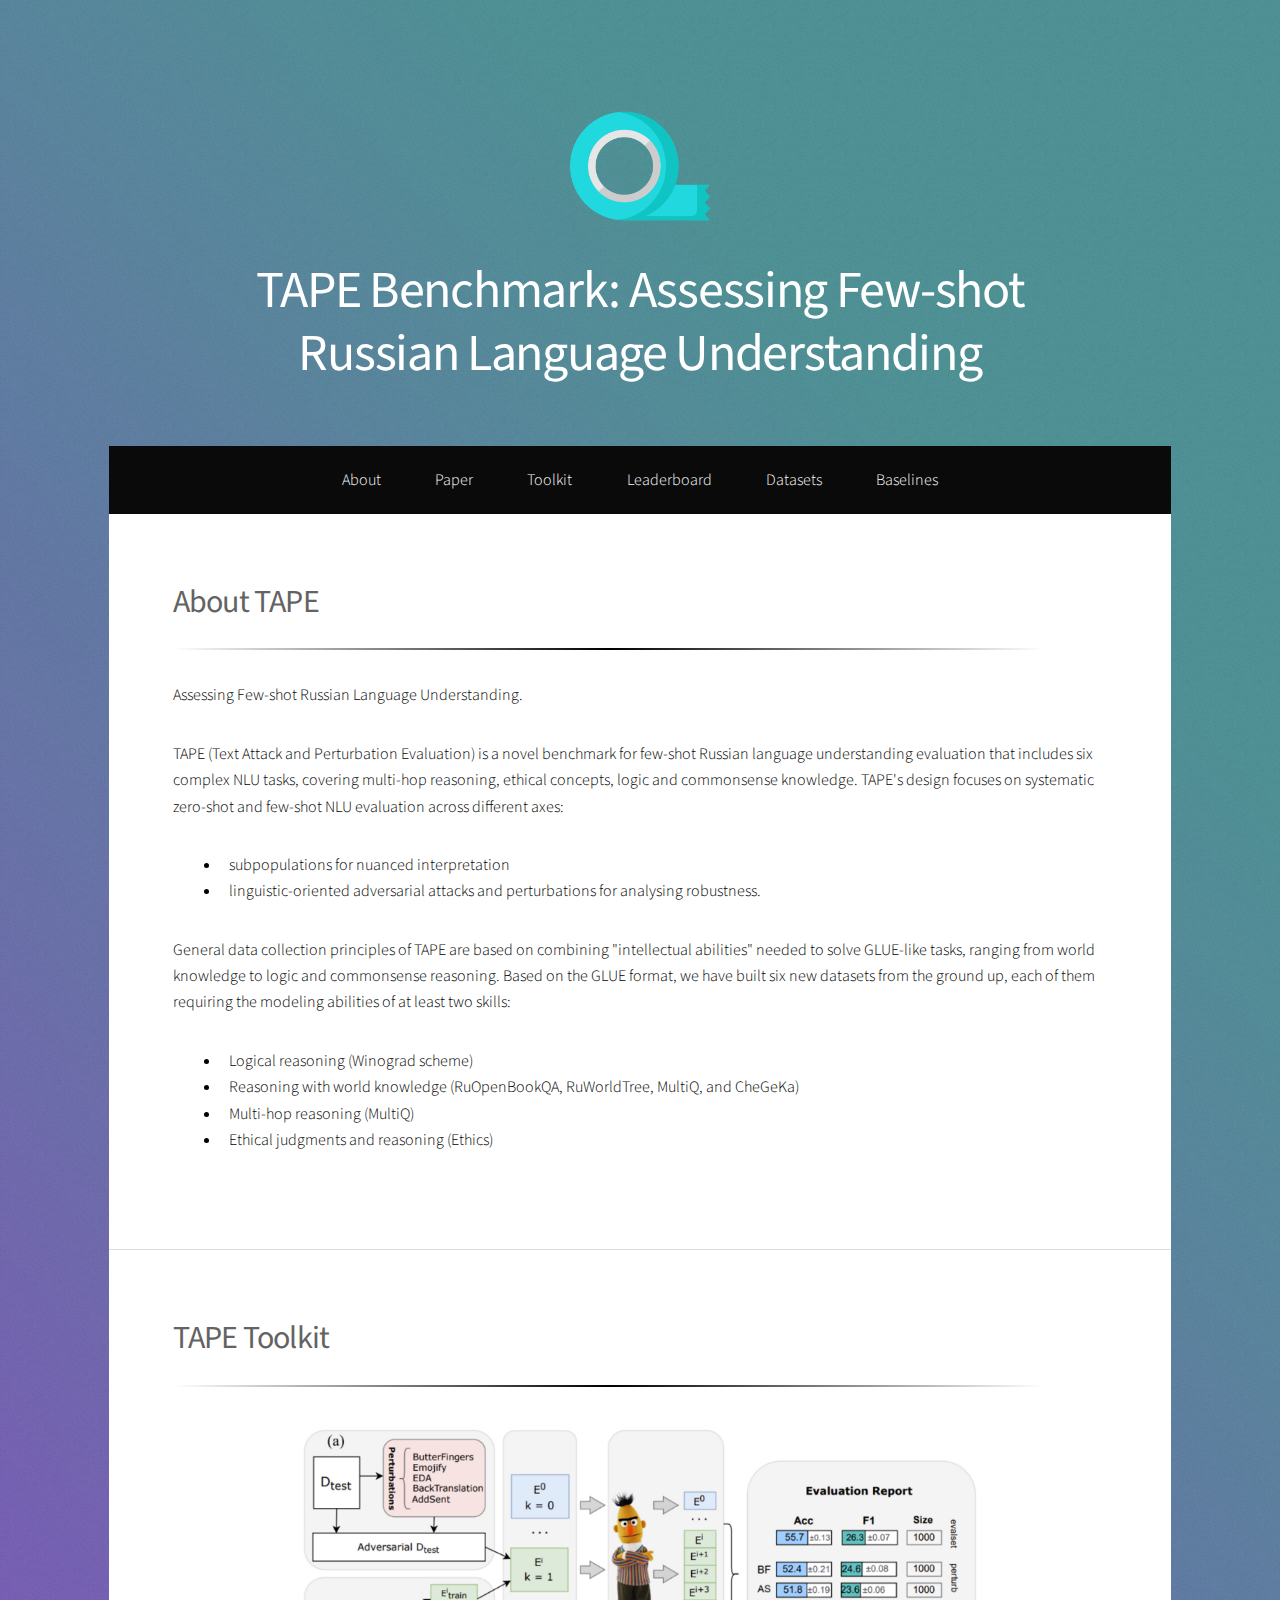
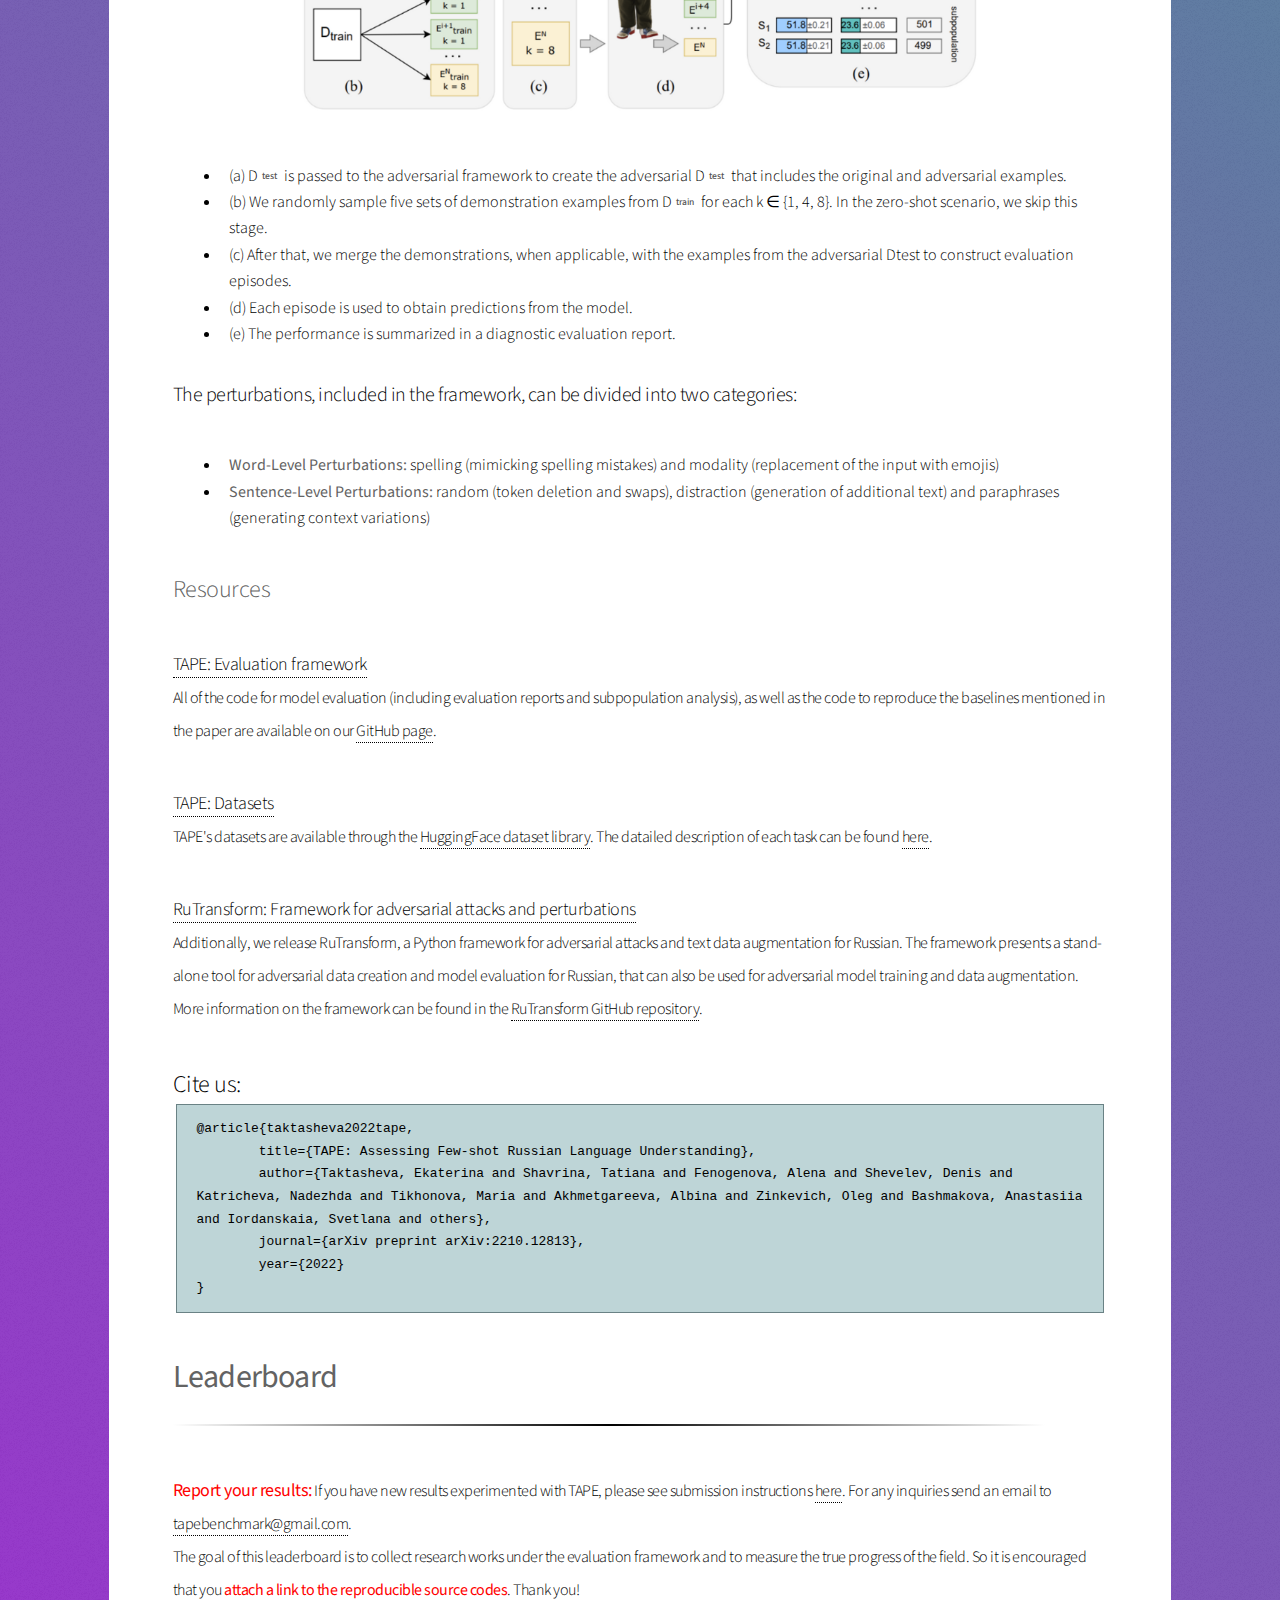
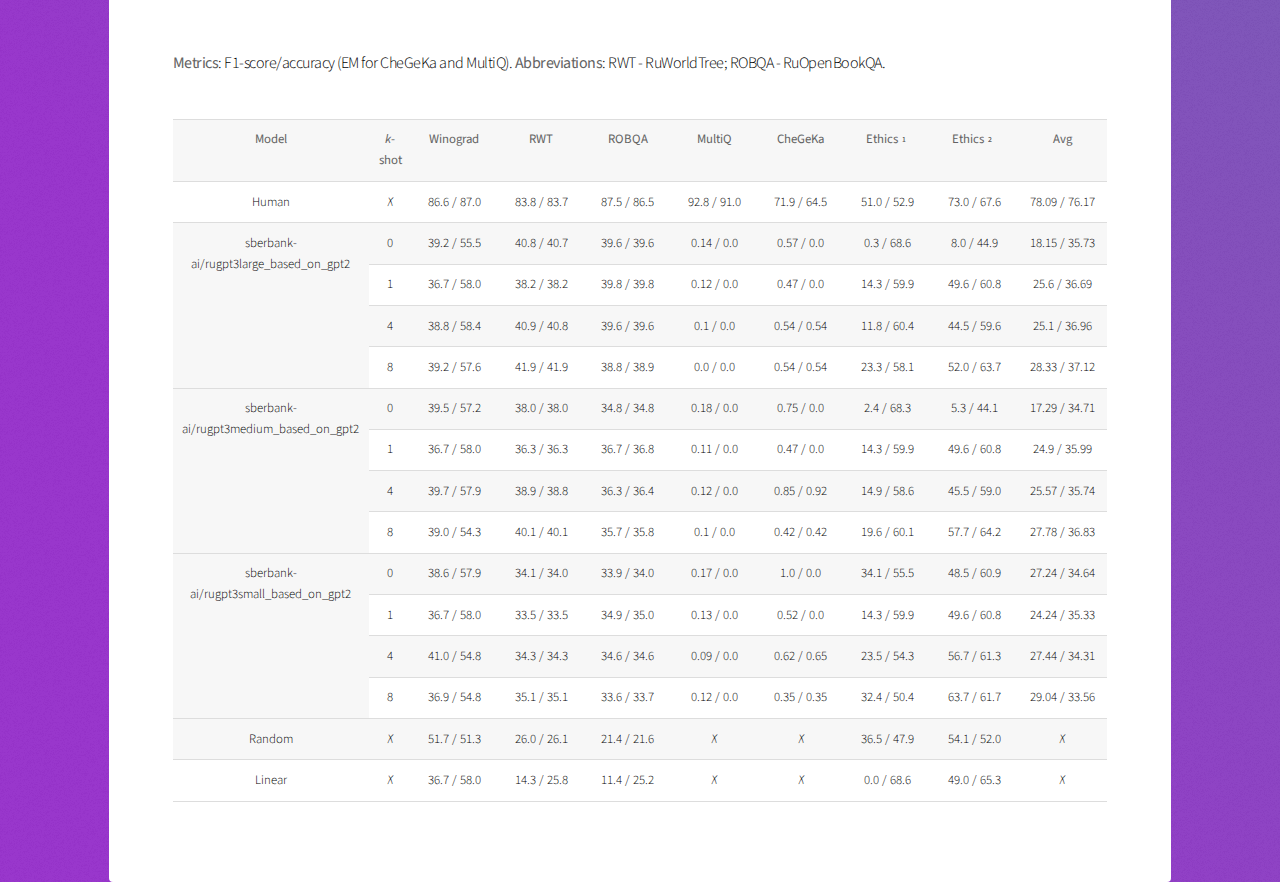
<file: index.html>
<!DOCTYPE HTML>
<html xmlns="http://www.w3.org/1999/html" xmlns="http://www.w3.org/1999/html">
    <head>
        <title>TAPE Benchmark</title>
        <meta charset="utf-8" />
        <meta name="viewport" content="width=device-width, initial-scale=1, user-scalable=no" />
        <link rel="stylesheet" href="assets/css/main.css" />
        <link rel="stylesheet" href="https://maxcdn.bootstrapcdn.com/font-awesome/4.5.0/css/font-awesome.min.css">
        <noscript>
            <link rel="stylesheet" href="assets/css/noscript.css" />
        </noscript>
    </head>
    <body class="is-preload">
        <a id="button"></a>
        <!-- Wrapper -->
        <div id="wrapper" style="width:83%">
            <!-- Header -->
            <header id="header" class="alt">
                <span class="logo"><img src="images/logo.png" alt="" /></span>
                <h1><strong>TAPE Benchmark: Assessing Few-shot Russian Language Understanding</strong></h1>
            </header>
            <!-- Nav -->
            <nav id="nav" style="width:inherit">
                <ul>
                    <li><a href="index.html#intro">About</a></li>
                    <li><a href="https://arxiv.org/abs/2210.12813" target="_blank">Paper</a></li>
                    <li><a href="index.html#toolkit">Toolkit</a></li>
                    <li><a href="index.html#leaderboard">Leaderboard</a></li>
                    <li><a href="datasets.html#intro">Datasets</a></li>
                    <li><a href="baselines.html#intro">Baselines</a></li>
                </ul>
            </nav>
            <!-- Main -->
            <div id="main">
                <!-- Introduction -->
                <section id="intro" class="main">
                    <div class="spotlight">
                        <div class="content">
                            <header class="major">
                                <h2><strong>About TAPE</strong></h2>
                            </header>
                            <font size="3">
                                <p> Assessing Few-shot Russian Language Understanding.</p>
                                <p>TAPE (Text Attack and Perturbation Evaluation) is a novel benchmark for few-shot Russian language understanding evaluation that includes six complex NLU tasks, covering multi-hop reasoning, ethical concepts, logic and commonsense knowledge. TAPE's design focuses on systematic zero-shot and few-shot NLU evaluation across different axes:</p>
                                <ul>
                                    <ul>
                                        <ul>
                                            <li>subpopulations for nuanced interpretation</li>
                                            <li>linguistic-oriented adversarial attacks and perturbations for analysing robustness.
                                            </li>
                                        </ul>
                                    </ul>
                                </ul>
                                <p> General data collection principles of TAPE are based on combining "intellectual abilities" needed to solve GLUE-like tasks, ranging from world knowledge to logic and commonsense reasoning. Based on the GLUE format, we have built six new datasets from the ground up, each of them requiring the modeling abilities of at least two skills:</p>
                                <ul>
                                    <ul>
                                        <ul>
                                            <li> Logical reasoning (Winograd scheme)
                                            </li>
                                            <li> Reasoning with world knowledge (RuOpenBookQA, RuWorldTree, MultiQ, and CheGeKa)</li>
                                            <li> Multi-hop reasoning (MultiQ)
                                            </li>
                                            <li> Ethical judgments and reasoning (Ethics)
                                            </li>
                                        </ul>
                                    </ul>
                                </ul>
                            </font>
                        </div>
                    </div>
                </section>
                <!-- Second Section -->
                <section id="toolkit" class="main">
                <header class="major">
                <h2><strong>TAPE Toolkit</strong></h2>
                <img class="aligncenter" src="images/pipeline.png" alt="Evaluation pipeline" width="700">
                <p></p>
                <font size="3">
                <p>
                <ul>
                    <ul>
                        <ul>
                            <li>(a) D<sub>test</sub> is passed to the adversarial framework to create the adversarial D<sub>test</sub> that includes the original and adversarial examples.</li>
                            <li>
                                (b) We randomly sample five sets of demonstration examples from D<sub>train</sub> for each 
                                <it>k</it>
                                ∈ {1, 4, 8}. In the zero-shot scenario, we skip this stage.
                            </li>
                            <li>(c) After that, we merge the demonstrations, when applicable, with the examples from the adversarial Dtest to construct evaluation episodes.</li>
                            <li>(d) Each episode is used to obtain predictions from the model.</li>
                            <li>(e) The performance is summarized in a diagnostic evaluation report.</li>
                        </ul>
                    </ul>
                </ul>
                <p>The perturbations, included in the framework, can be divided into two categories:</p>
                <ul>
                    <ul>
                        <ul>
                            <li><strong>Word-Level Perturbations:</strong> spelling (mimicking spelling mistakes) and modality (replacement of the input with emojis)</li>
                            <li><strong>Sentence-Level Perturbations:</strong> random (token deletion and swaps), distraction (generation of additional text) and paraphrases (generating context variations)</li>
                        </ul>
                    </ul>
                </ul>
                </p>
                <p></p>
                <div class="content">
                    <h3 ><font size="5">Resources</font></h3>
                    <p></p>
                    <p class="small-margin">
                        <font size="4">
                        <a href="https://github.com/RussianNLP/TAPE" target="_blank">TAPE: Evaluation framework</a>
                        </font>
                    </p>
                    <p>
                        <font size="3">
                        All of the code for model evaluation (including evaluation reports and subpopulation analysis), as well as the code to reproduce the baselines mentioned in the paper are available on our <a href="https://github.com/RussianNLP/TAPE" target="_blank">GitHub page</a>.
                        </font>
                    </p>
                    <p class="small-margin">
                        <font size="4">
                        <a href="https://huggingface.co/datasets/RussianNLP/tape" target="_blank">TAPE: Datasets</a>
                        </font>
                    </p>
                    <p>
                        <font size="3">
                        TAPE's datasets are available through the <a href="https://huggingface.co/datasets/RussianNLP/tape" target="_blank">HuggingFace dataset library</a>. The datailed description of each task can be found <a href="datasets.html#intro">here</a>. 
                        </font>
                    </p>
                    <p class="small-margin">
                        <font size="4">
                        <a href="https://github.com/RussianNLP/rutransform" target="_blank">RuTransform: Framework for adversarial attacks and perturbations</a>
                        </font>
                    </p>
                    <p>
                        <font size="3">
                        Additionally, we release RuTransform, a Python framework for adversarial attacks and text data augmentation for Russian. The framework presents a stand-alone tool for adversarial data creation and model evaluation for Russian, that can also be used for adversarial model training and data augmentation. More information on the framework can be found in the <a href="https://github.com/RussianNLP/rutransform" target="_blank">RuTransform GitHub repository</a>.
                        </font>
                    </p>
                    <p></p>
                </div>
                <p class="small-margin"><font size="5">Cite us:</font></p>
                <div class="alert1 alert1-info" role="alert1">
                    <font size="3">
                        <pre><code>@article{taktasheva2022tape,
	title={TAPE: Assessing Few-shot Russian Language Understanding},
	author={Taktasheva, Ekaterina and Shavrina, Tatiana and Fenogenova, Alena and Shevelev, Denis and Katricheva, Nadezhda and Tikhonova, Maria and Akhmetgareeva, Albina and Zinkevich, Oleg and Bashmakova, Anastasiia and Iordanskaia, Svetlana and others},
	journal={arXiv preprint arXiv:2210.12813},
	year={2022}
}</code></pre>
                    </font>
                    <p></p>
                </div>
                <!-- Get Started -->
                <section id="leaderboard" class="main">
                <header class="major">
                    <h2><strong>Leaderboard</strong></h2>
                </header>
                <p class="small-margin" align="left">
                    <font size="3">
                        <strong><font size="4" color="red">Report your results:</font></strong>
                        If you have new results experimented with TAPE, please see submission instructions <a href="https://github.com/RussianNLP/TAPE#submit-to-tape">here</a>. For any inquiries send an email to
                        <a href = "mailto:tapebenchmark@gmail.com">tapebenchmark@gmail.com</a>.
                <p>The goal of this leaderboard is to collect research works under the evaluation framework and to measure the true progress of the field. So it is encouraged that you <strong><font color="red">attach a link to the reproducible source codes</font></strong>. Thank you!</p>
                </font>
                <p><font size="3" style="margin: 0"><b>Metrics</b>: F1-score/accuracy (EM for CheGeKa and MultiQ). <b>Abbreviations</b>: RWT - RuWorldTree; ROBQA - RuOpenBookQA.</font></p>
                </p>
                <div id="tape-leaderboard"></div>
                <p></p>
            </div>
        </div>
        <!-- Scripts -->
        <script src="assets/js/jquery.min.js"></script>
        <script src="assets/js/jquery.scrollex.min.js"></script>
        <script src="assets/js/jquery.scrolly.min.js"></script>
        <script src="assets/js/browser.min.js"></script>
        <script src="assets/js/breakpoints.min.js"></script>
        <script src="assets/js/util.js"></script>
        <script src="assets/js/main.js"></script>
        <script src="assets/js/scroll.js"></script>
        <script src="assets/js/leaderboard.js" defer></script>
    </body>
</html>
</file>
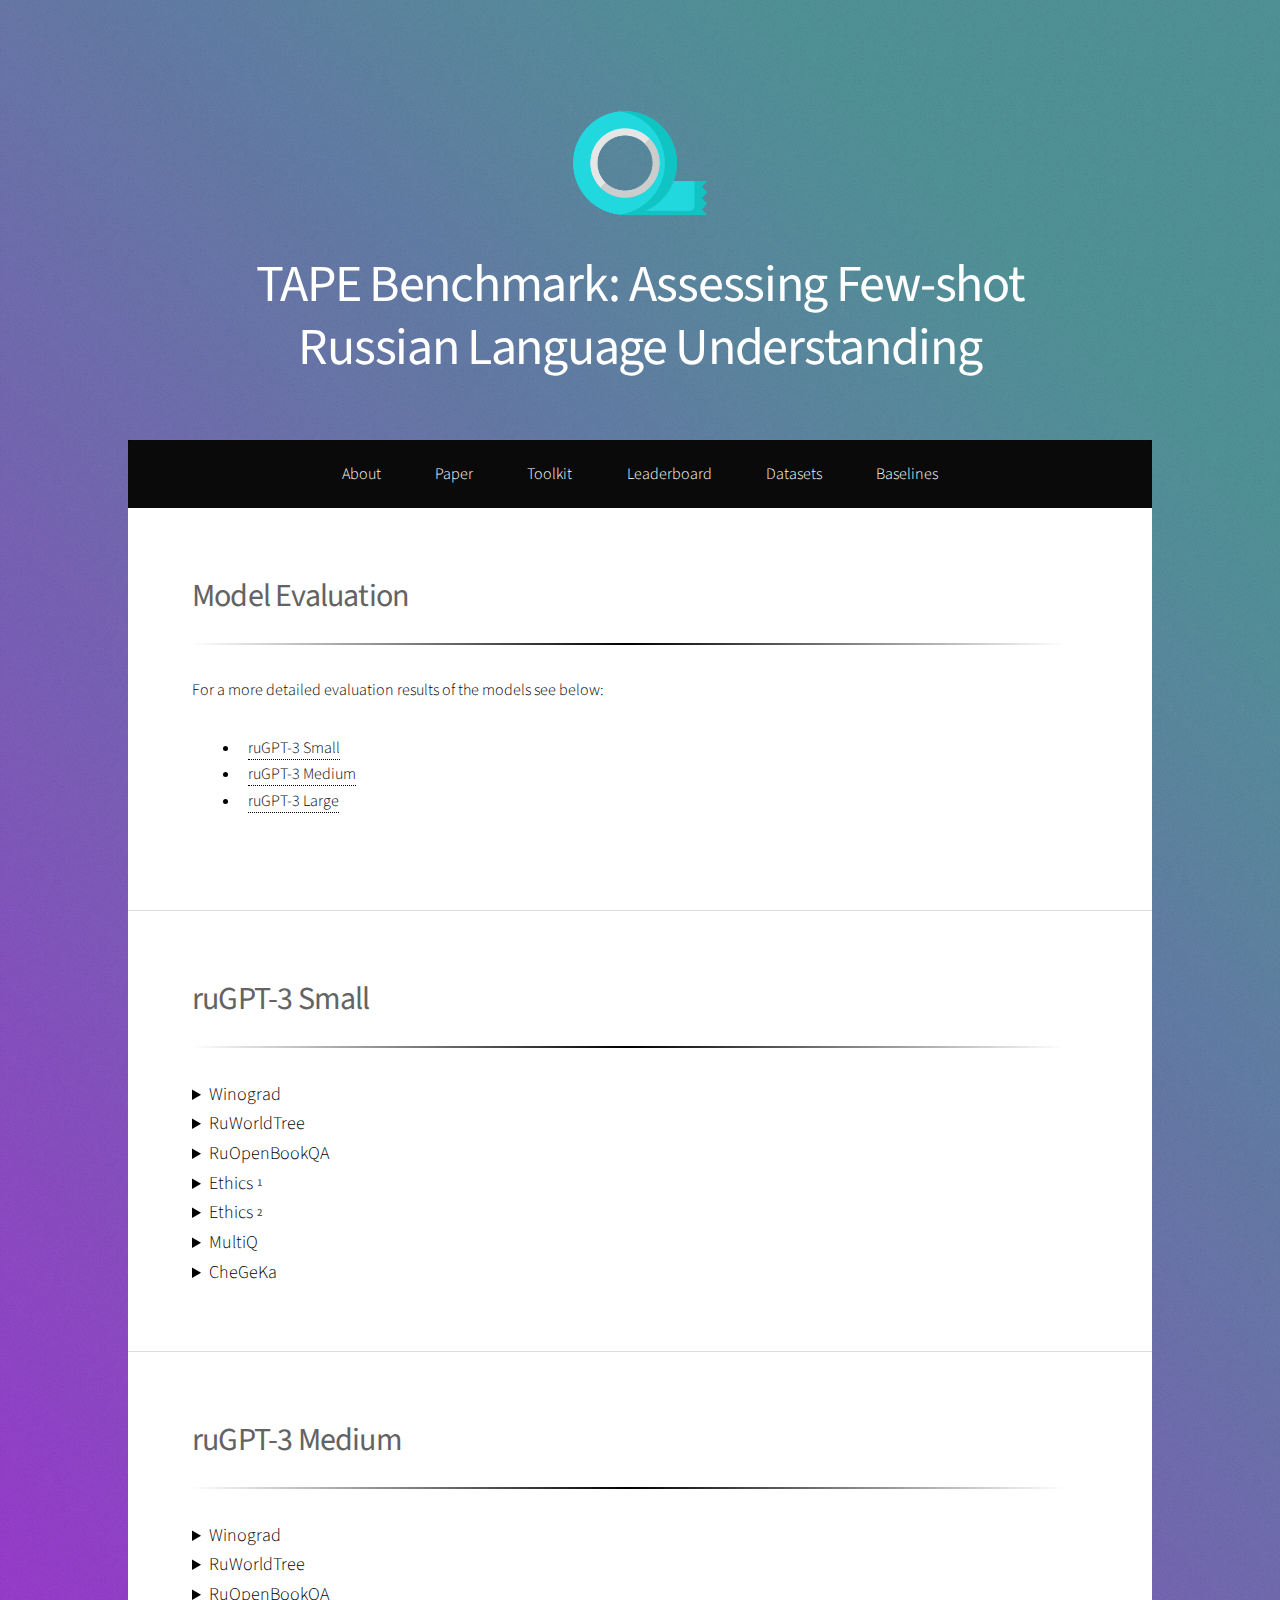
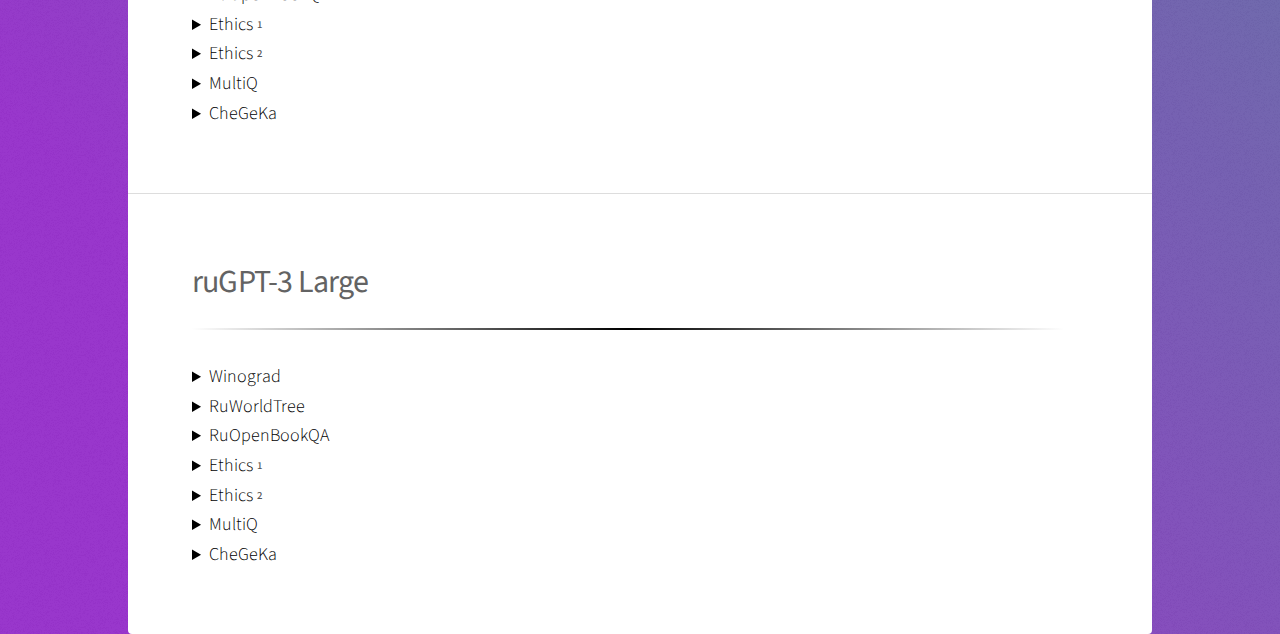
<file: baselines.html>
<!DOCTYPE HTML>
<html xmlns="http://www.w3.org/1999/html" xmlns="http://www.w3.org/1999/html">
    <head>
        <title>TAPE Benchmark</title>
        <meta charset="utf-8" />
        <meta name="viewport" content="width=device-width, initial-scale=1, user-scalable=no" />
        <link rel="stylesheet" href="assets/css/main.css" />
        <link rel="stylesheet" href="https://maxcdn.bootstrapcdn.com/font-awesome/4.5.0/css/font-awesome.min.css">
        <noscript>
            <link rel="stylesheet" href="assets/css/noscript.css" />
        </noscript>
    </head>
    <body class="is-preload">
        <a id="button"></a>
        <!-- Wrapper -->
        <div id="wrapper">
            <!-- Header -->
            <header id="header" class="alt">
                <span class="logo"><img src="images/logo.png" alt="" /></span>
                <h1><strong>TAPE Benchmark: Assessing Few-shot Russian Language Understanding</strong></h1>
            </header>
            <!-- Nav -->
            <nav id="nav">
                <ul>
                    <li><a href="index.html#intro">About</a></li>
                    <li><a href="https://arxiv.org/abs/2210.12813" target="_blank">Paper</a></li>
                    <li><a href="index.html#toolkit">Toolkit</a></li>
                    <li><a href="index.html#leaderboard">Leaderboard</a></li>
                    <li><a href="datasets.html#intro">Datasets</a></li>
                    <li><a href="baselines.html#intro">Baselines</a></li>
                </ul>
            </nav>
            <!-- Main -->
            <div id="main">
                <!-- Introduction -->
                <section id="intro" class="main">
                    <div class="spotlight">
                        <div class="content">
                            <header class="major">
                                <h2><strong>Model Evaluation</strong></h2>
                            </header>
                            <p>For a more detailed evaluation results of the models see below:</p>
                            <ul>
                                <ul>
                                    <ul>
                                        <li><a href="baselines.html#small">ruGPT-3 Small</a>				</li>
                                        <li><a href="baselines.html#medium">ruGPT-3 Medium</a></li>
                                        <li><a href="baselines.html#large">ruGPT-3 Large</a></li>
                                    </ul>
                                </ul>
                            </ul>
                        </div>
                    </div>
                </section>
                <!-- ruGPT-3 Small -->
                <section id="small" class="main">
                    <div class="spotlight">
                        <div class="content">
                            <header class="major">
                                <h2><strong>ruGPT-3 Small</strong></h2>
                            </header>
                            <details>
                                <summary><font size="4.5">Winograd</font></summary>
                                <img src="images/Winograd/small_0_shot.png" width="800">
                                <img src="images/Winograd/small_1_shot.png" width="800">
                                <img src="images/Winograd/small_4_shot.png" width="800">
                                <img src="images/Winograd/small_8_shot.png" width="800">
                            </details>
                            <details>
                                <summary><font size="4.5">RuWorldTree</font></summary>
                                <img src="images/RuWorldTree/small_0_shot.png" width="800">
                                <img src="images/RuWorldTree/small_1_shot.png" width="800">
                                <img src="images/RuWorldTree/small_4_shot.png" width="800">
                                <img src="images/RuWorldTree/small_8_shot.png" width="800">
                            </details>
                            <details>
                                <summary><font size="4.5">RuOpenBookQA</font></summary>
                                <img src="images/RuOpenBookQA/small_0_shot.png" width="800">
                                <img src="images/RuOpenBookQA/small_1_shot.png" width="800">
                                <img src="images/RuOpenBookQA/small_4_shot.png" width="800">
                                <img src="images/RuOpenBookQA/small_8_shot.png" width="800">
                            </details>
                            <details>
                                <summary><font size="4.5">Ethics<sub>1</sub></font></summary>
                                <img src="images/Ethics_1/small_0_shot.png" width="800">
                                <img src="images/Ethics_1/small_1_shot.png" width="800">
                                <img src="images/Ethics_1/small_4_shot.png" width="800">
                                <img src="images/Ethics_1/small_8_shot.png" width="800">
                            </details>
                            <details>
                                <summary><font size="4.5">Ethics<sub>2</sub></font></summary>
                                <img src="images/Ethics_2/small_0_shot.png" width="800">
                                <img src="images/Ethics_2/small_1_shot.png" width="800">
                                <img src="images/Ethics_2/small_4_shot.png" width="800">
                                <img src="images/Ethics_2/small_8_shot.png" width="800">
                            </details>
                            <details>
                                <summary><font size="4.5">MultiQ</font></summary>
                                <img src="images/MultiQ/small_0_shot.png" width="800">
                                <img src="images/MultiQ/small_1_shot.png" width="800">
                                <img src="images/MultiQ/small_4_shot.png" width="800">
                                <img src="images/MultiQ/small_8_shot.png" width="800">
                            </details>
                            <details>
                                <summary><font size="4.5">CheGeKa</font></summary>
                                <img src="images/CheGeKa/small_0_shot.png" width="800">
                                <img src="images/CheGeKa/small_1_shot.png" width="800">
                                <img src="images/CheGeKa/small_4_shot.png" width="800">
                                <img src="images/CheGeKa/small_8_shot.png" width="800">
                            </details>
                        </div>
                    </div>
                </section>
                <!-- ruGPT-3 Medium -->
                <section id="medium" class="main">
                    <div class="spotlight">
                        <div class="content">
                            <header class="major">
                                <h2><strong>ruGPT-3 Medium</strong></h2>
                            </header>
                            <details>
                                <summary><font size="4.5">Winograd</font></summary>
                                <img src="images/Winograd/medium_0_shot.png" width="800">
                                <img src="images/Winograd/medium_1_shot.png" width="800">
                                <img src="images/Winograd/medium_4_shot.png" width="800">
                                <img src="images/Winograd/medium_8_shot.png" width="800">
                            </details>
                            <details>
                                <summary><font size="4.5">RuWorldTree</font></summary>
                                <img src="images/RuWorldTree/medium_0_shot.png" width="800">
                                <img src="images/RuWorldTree/medium_1_shot.png" width="800">
                                <img src="images/RuWorldTree/medium_4_shot.png" width="800">
                                <img src="images/RuWorldTree/medium_8_shot.png" width="800">
                            </details>
                            <details>
                                <summary><font size="4.5">RuOpenBookQA</font></summary>
                                <img src="images/RuOpenBookQA/medium_0_shot.png" width="800">
                                <img src="images/RuOpenBookQA/medium_1_shot.png" width="800">
                                <img src="images/RuOpenBookQA/medium_4_shot.png" width="800">
                                <img src="images/RuOpenBookQA/medium_8_shot.png" width="800">
                            </details>
                            <details>
                                <summary><font size="4.5">Ethics<sub>1</sub></font></summary>
                                <img src="images/Ethics_1/medium_0_shot.png" width="800">
                                <img src="images/Ethics_1/medium_1_shot.png" width="800">
                                <img src="images/Ethics_1/medium_4_shot.png" width="800">
                                <img src="images/Ethics_1/medium_8_shot.png" width="800">
                            </details>
                            <details>
                                <summary><font size="4.5">Ethics<sub>2</sub></font></summary>
                                <img src="images/Ethics_2/medium_0_shot.png" width="800">
                                <img src="images/Ethics_2/medium_1_shot.png" width="800">
                                <img src="images/Ethics_2/medium_4_shot.png" width="800">
                                <img src="images/Ethics_2/medium_8_shot.png" width="800">
                            </details>
                            <details>
                                <summary><font size="4.5">MultiQ</font></summary>
                                <img src="images/MultiQ/medium_0_shot.png" width="800">
                                <img src="images/MultiQ/medium_1_shot.png" width="800">
                                <img src="images/MultiQ/medium_4_shot.png" width="800">
                                <img src="images/MultiQ/medium_8_shot.png" width="800">
                            </details>
                            <details>
                                <summary><font size="4.5">CheGeKa</font></summary>
                                <img src="images/CheGeKa/medium_0_shot.png" width="800">
                                <img src="images/CheGeKa/medium_1_shot.png" width="800">
                                <img src="images/CheGeKa/medium_4_shot.png" width="800">
                                <img src="images/CheGeKa/medium_8_shot.png" width="800">
                            </details>
                        </div>
                    </div>
                </section>
                <!-- ruGPT-3 Large -->
                <section id="large" class="main">
                    <div class="spotlight">
                        <div class="content">
                            <header class="major">
                                <h2><strong>ruGPT-3 Large</strong></h2>
                            </header>
                            <details>
                                <summary><font size="4.5">Winograd</font></summary>
                                <img src="images/Winograd/large_0_shot.png" width="800">
                                <img src="images/Winograd/large_1_shot.png" width="800">
                                <img src="images/Winograd/large_4_shot.png" width="800">
                                <img src="images/Winograd/large_8_shot.png" width="800">
                            </details>
                            <details>
                                <summary><font size="4.5">RuWorldTree</font></summary>
                                <img src="images/RuWorldTree/large_0_shot.png" width="800">
                                <img src="images/RuWorldTree/large_1_shot.png" width="800">
                                <img src="images/RuWorldTree/large_4_shot.png" width="800">
                                <img src="images/RuWorldTree/large_8_shot.png" width="800">
                            </details>
                            <details>
                                <summary><font size="4.5">RuOpenBookQA</font></summary>
                                <img src="images/RuOpenBookQA/large_0_shot.png" width="800">
                                <img src="images/RuOpenBookQA/large_1_shot.png" width="800">
                                <img src="images/RuOpenBookQA/large_4_shot.png" width="800">
                                <img src="images/RuOpenBookQA/large_8_shot.png" width="800">
                            </details>
                            <details>
                                <summary><font size="4.5">Ethics<sub>1</sub></font></summary>
                                <img src="images/Ethics_1/large_0_shot.png" width="800">
                                <img src="images/Ethics_1/large_1_shot.png" width="800">
                                <img src="images/Ethics_1/large_4_shot.png" width="800">
                                <img src="images/Ethics_1/large_8_shot.png" width="800">
                            </details>
                            <details>
                                <summary><font size="4.5">Ethics<sub>2</sub></font></summary>
                                <img src="images/Ethics_2/large_0_shot.png" width="800">
                                <img src="images/Ethics_2/large_1_shot.png" width="800">
                                <img src="images/Ethics_2/large_4_shot.png" width="800">
                                <img src="images/Ethics_2/large_8_shot.png" width="800">
                            </details>
                            <details>
                                <summary><font size="4.5">MultiQ</font></summary>
                                <img src="images/MultiQ/large_0_shot.png" width="800">
                                <img src="images/MultiQ/large_1_shot.png" width="800">
                                <img src="images/MultiQ/large_4_shot.png" width="800">
                                <img src="images/MultiQ/large_8_shot.png" width="800">
                            </details>
                            <details>
                                <summary><font size="4.5">CheGeKa</font></summary>
                                <img src="images/CheGeKa/large_0_shot.png" width="800">
                                <img src="images/CheGeKa/large_1_shot.png" width="800">
                                <img src="images/CheGeKa/large_4_shot.png" width="800">
                                <img src="images/CheGeKa/large_8_shot.png" width="800">
                            </details>
                        </div>
                    </div>
                </section>
                </section>
            </div>
        </div>
        <!-- Scripts -->
        <script src="assets/js/jquery.min.js"></script>
        <script src="assets/js/jquery.scrollex.min.js"></script>
        <script src="assets/js/jquery.scrolly.min.js"></script>
        <script src="assets/js/browser.min.js"></script>
        <script src="assets/js/breakpoints.min.js"></script>
        <script src="assets/js/util.js"></script>
        <script src="assets/js/main.js"></script>
        <script src="assets/js/scroll.js"></script>
    </body>
</html>
</file>
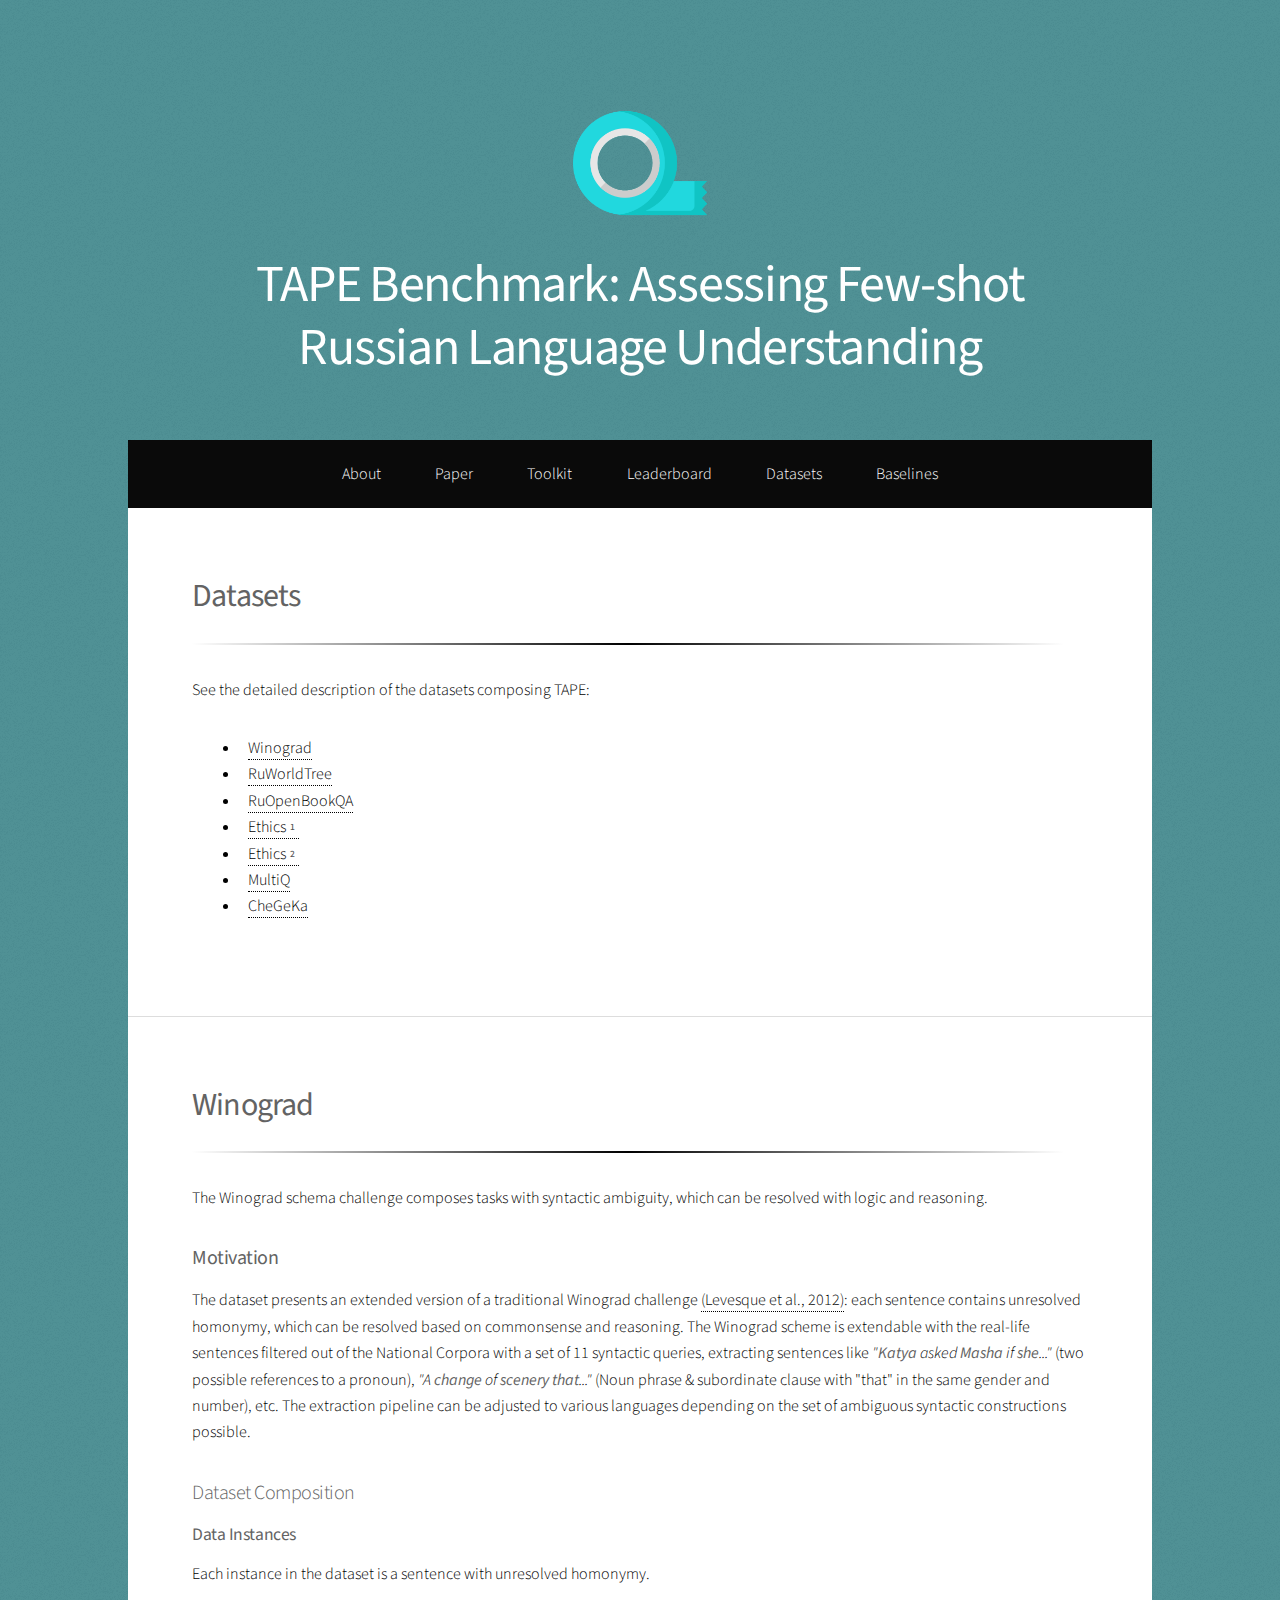
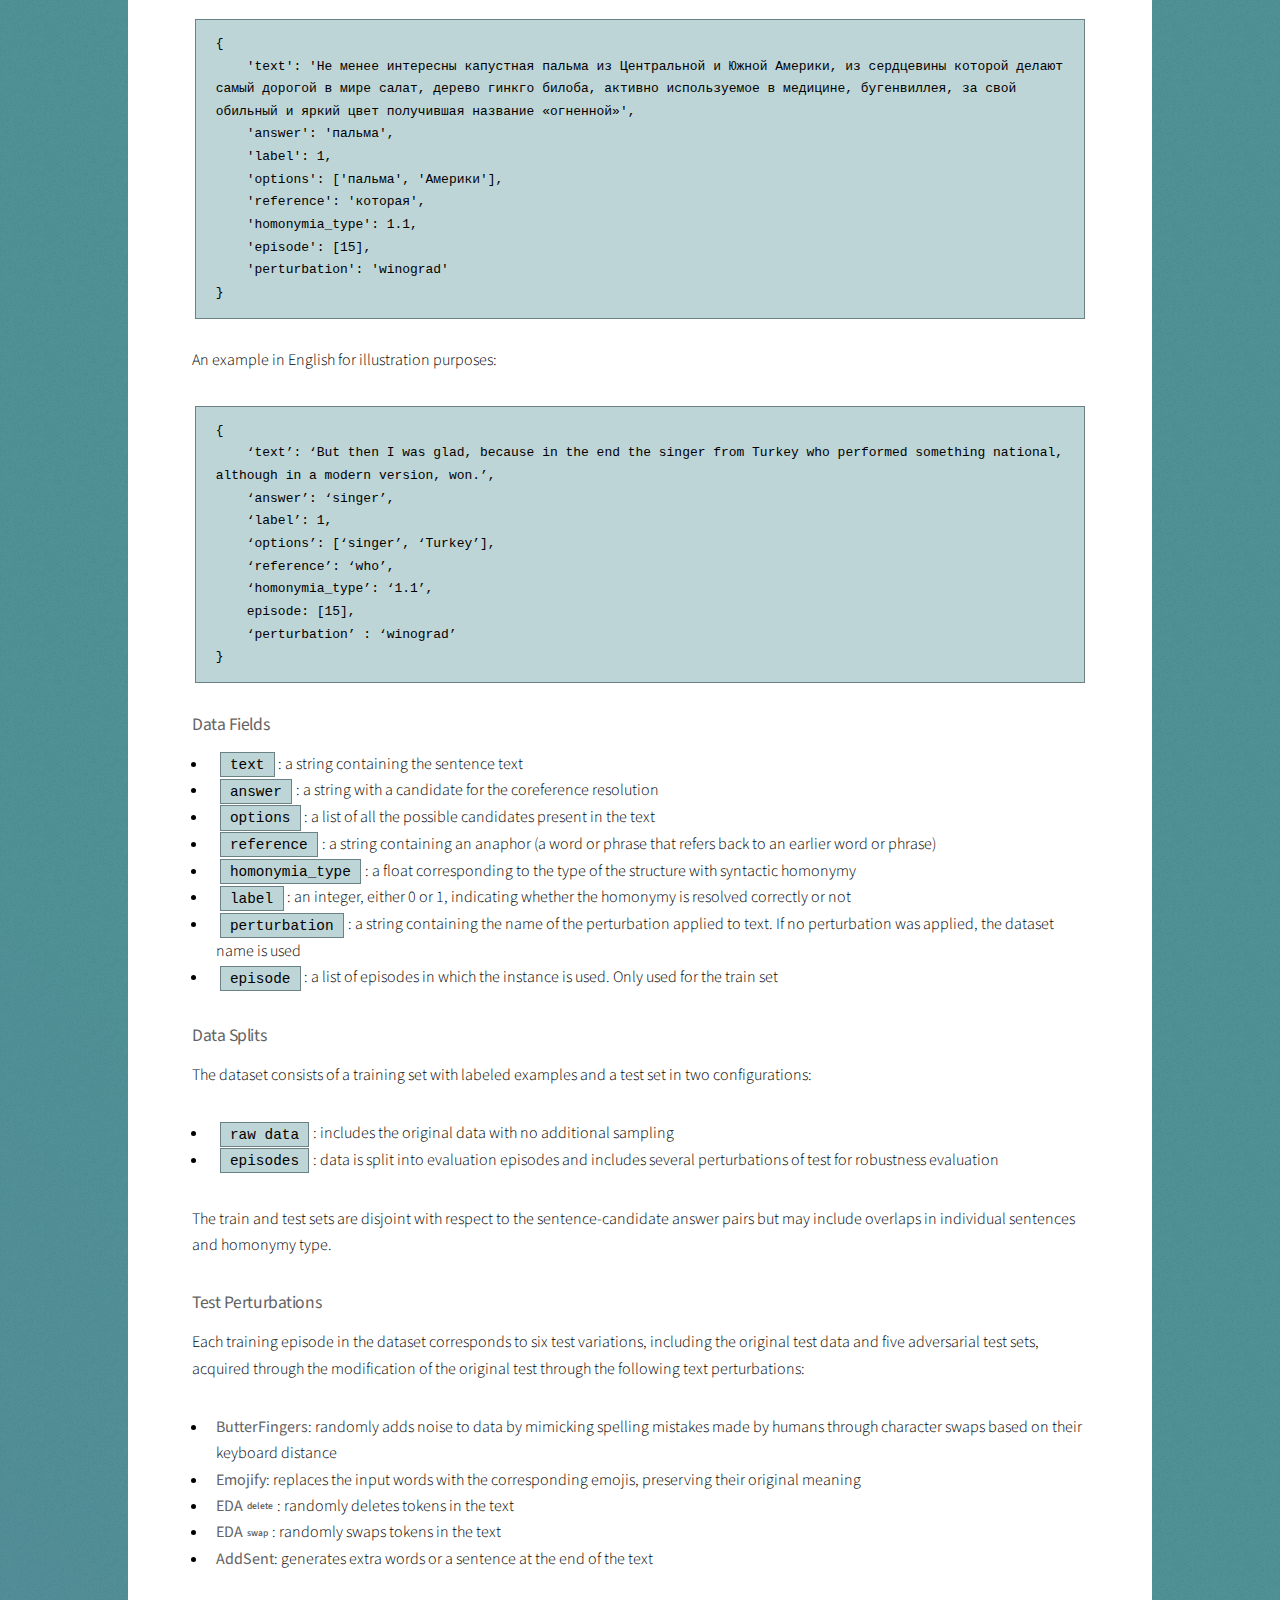
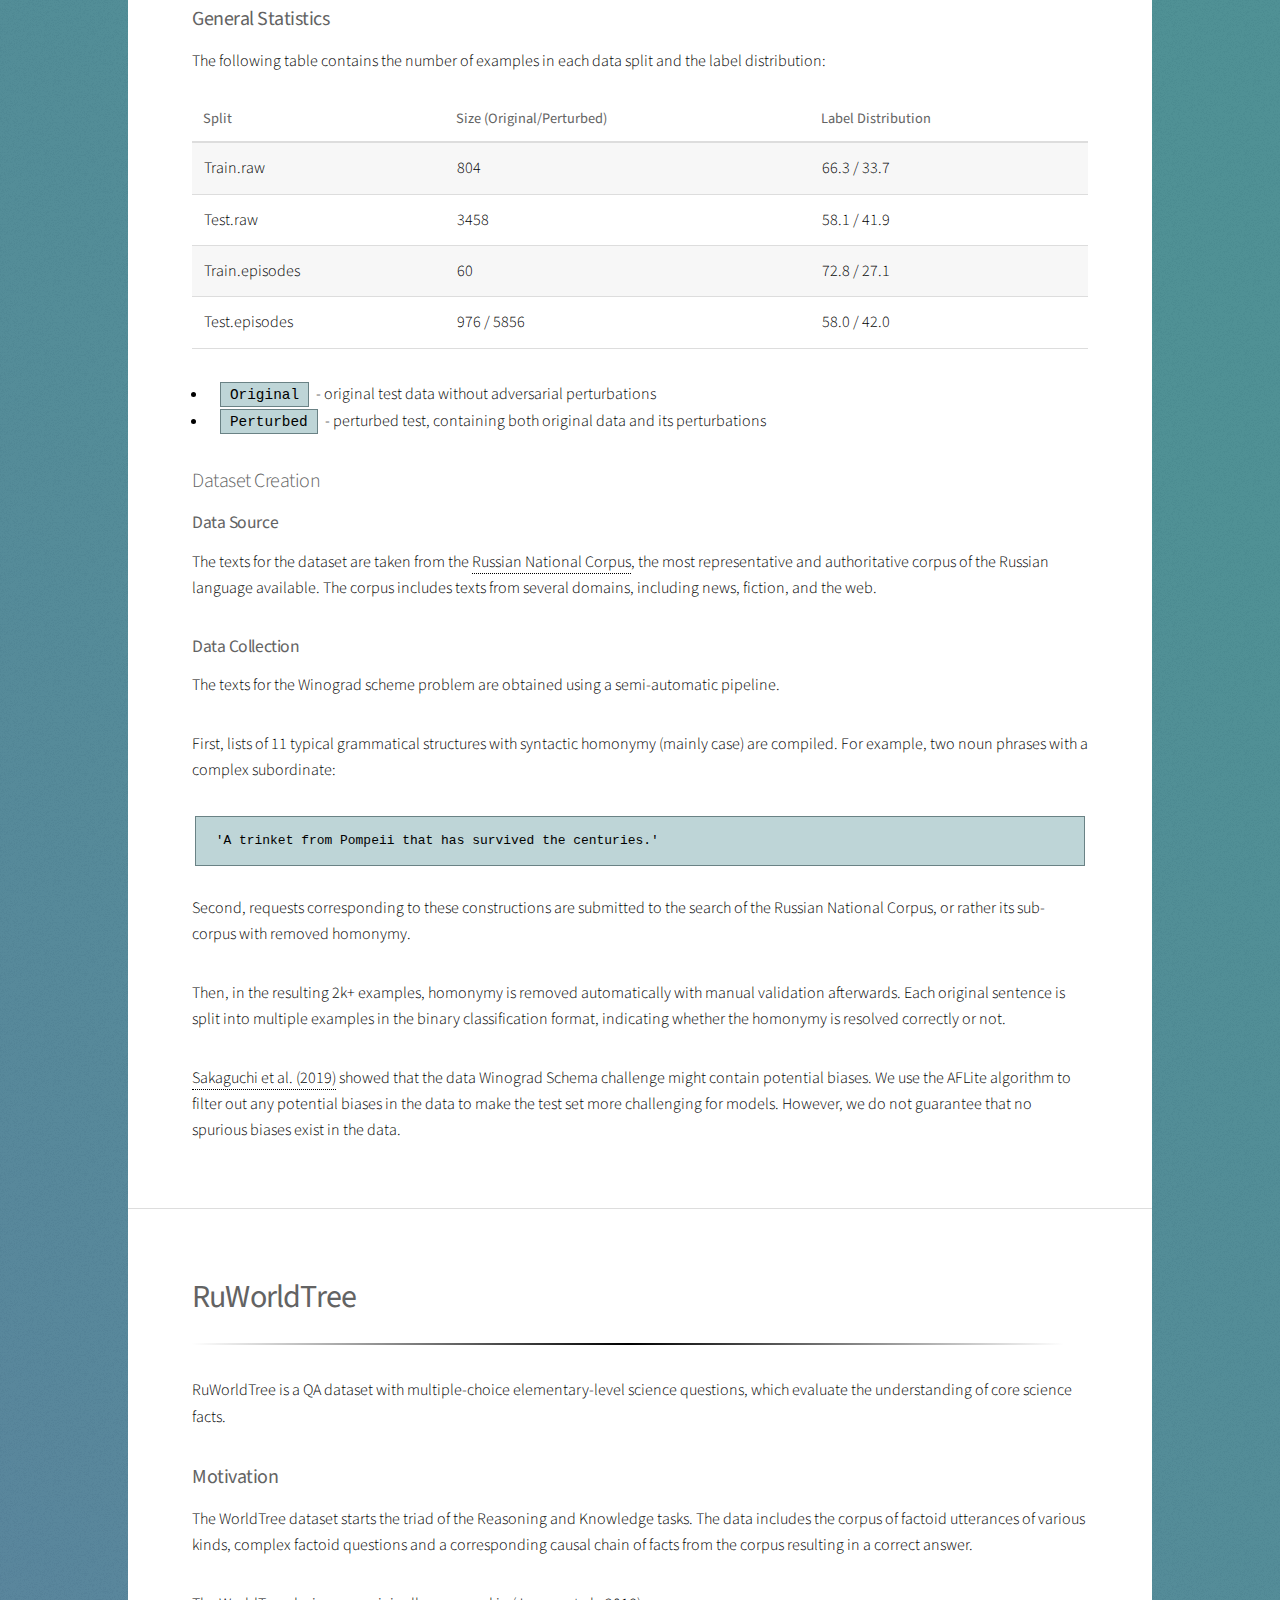
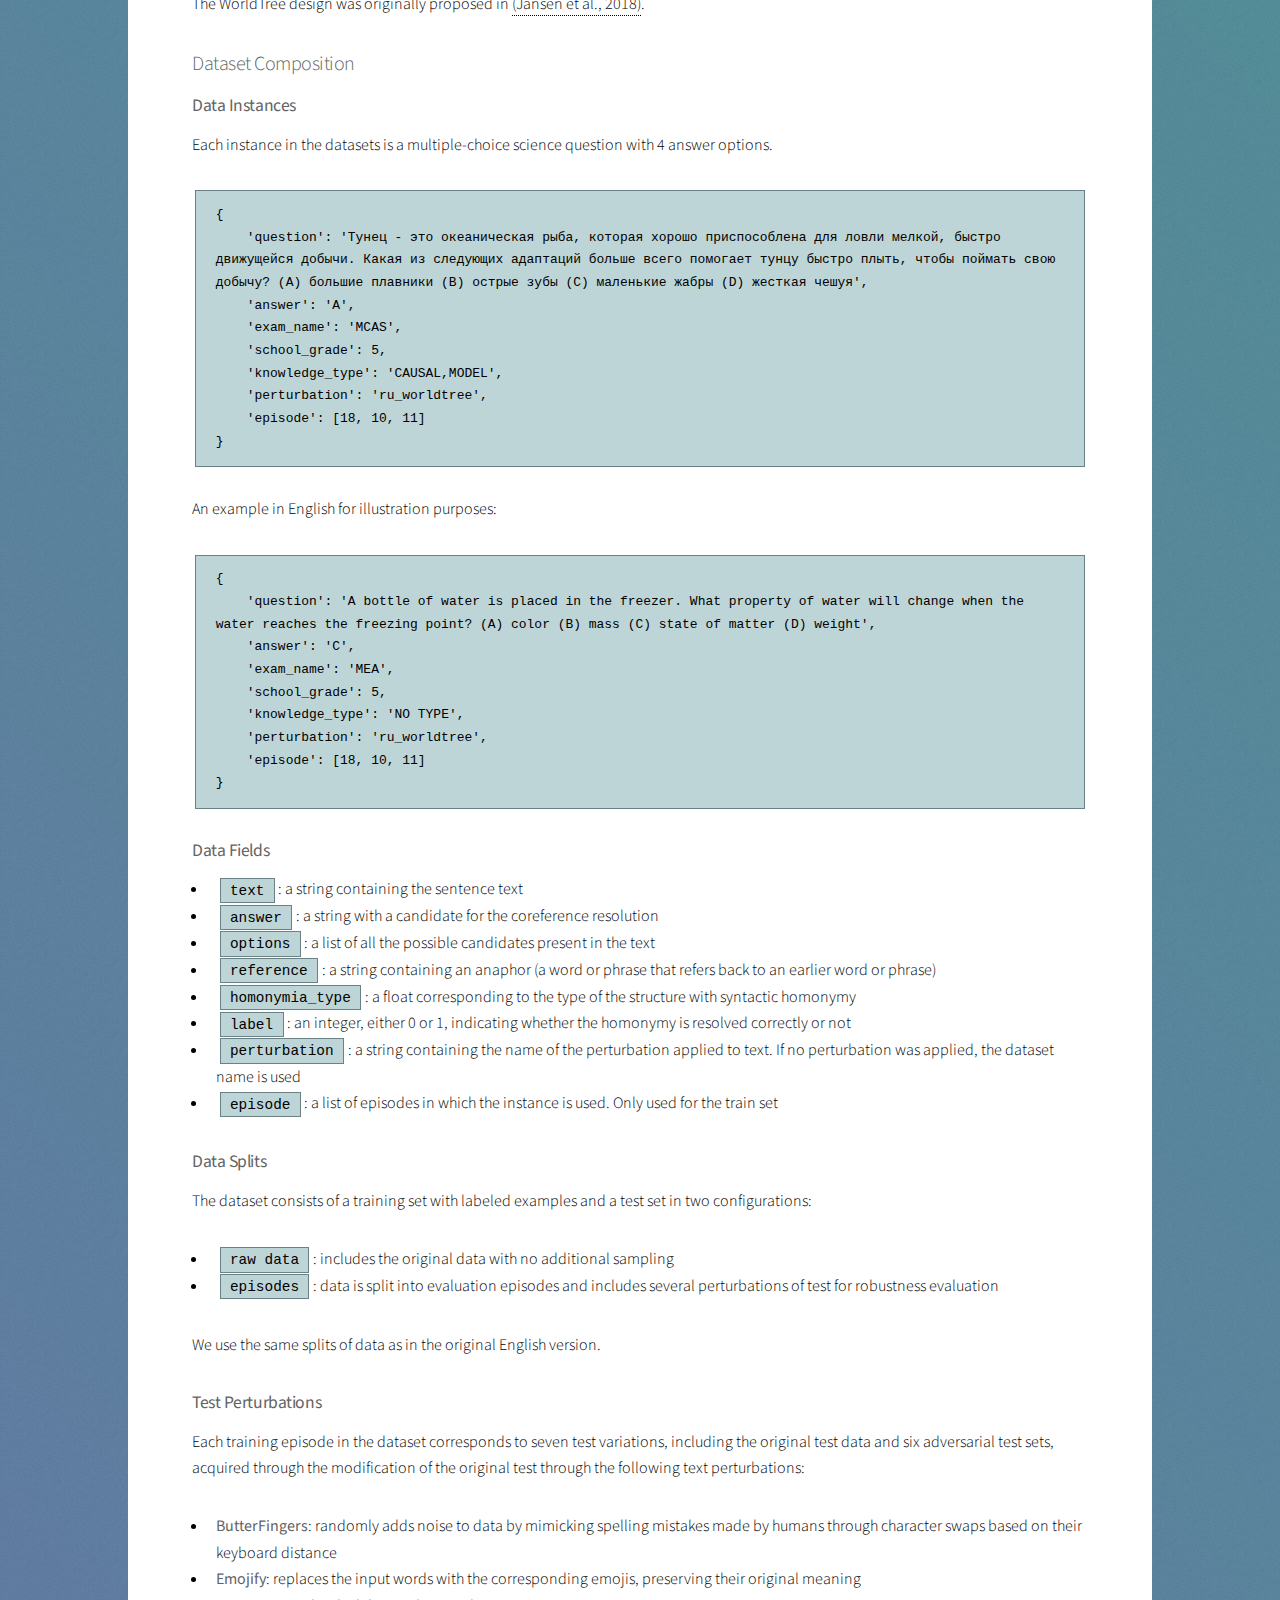
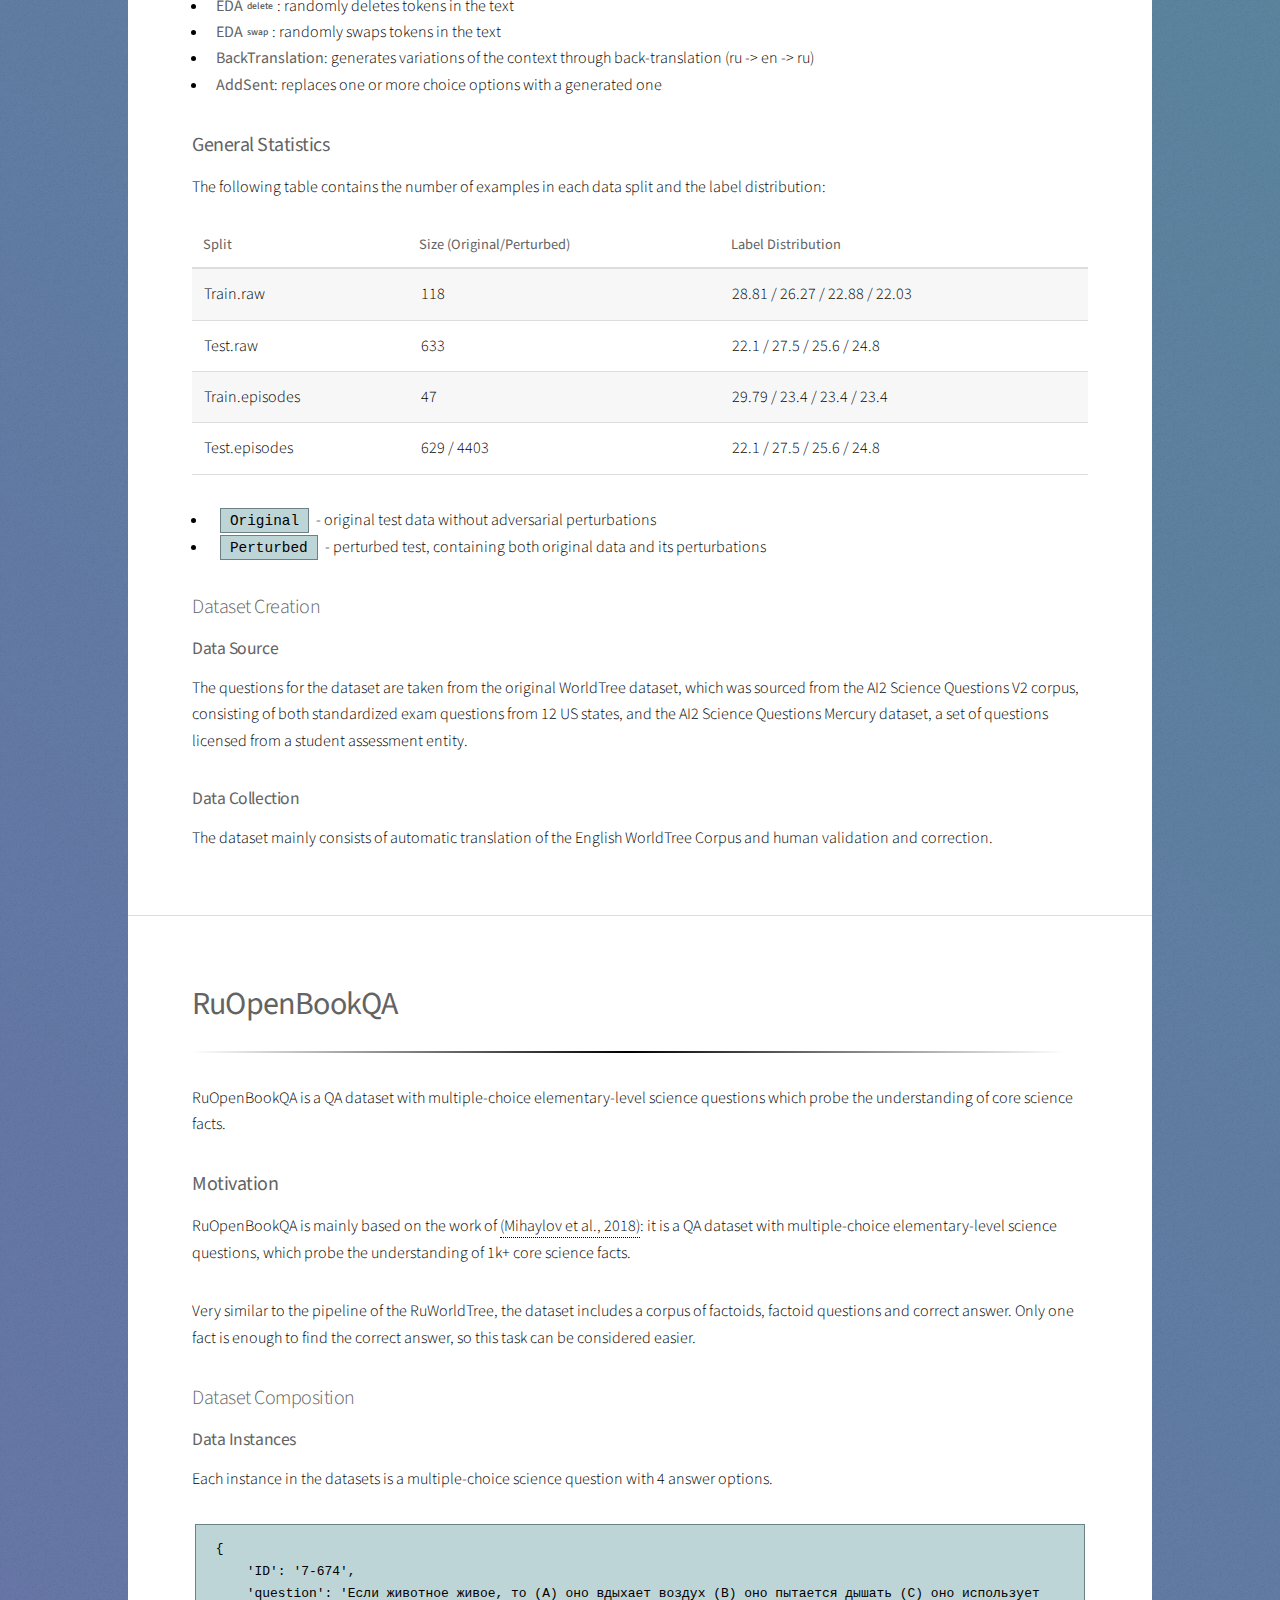
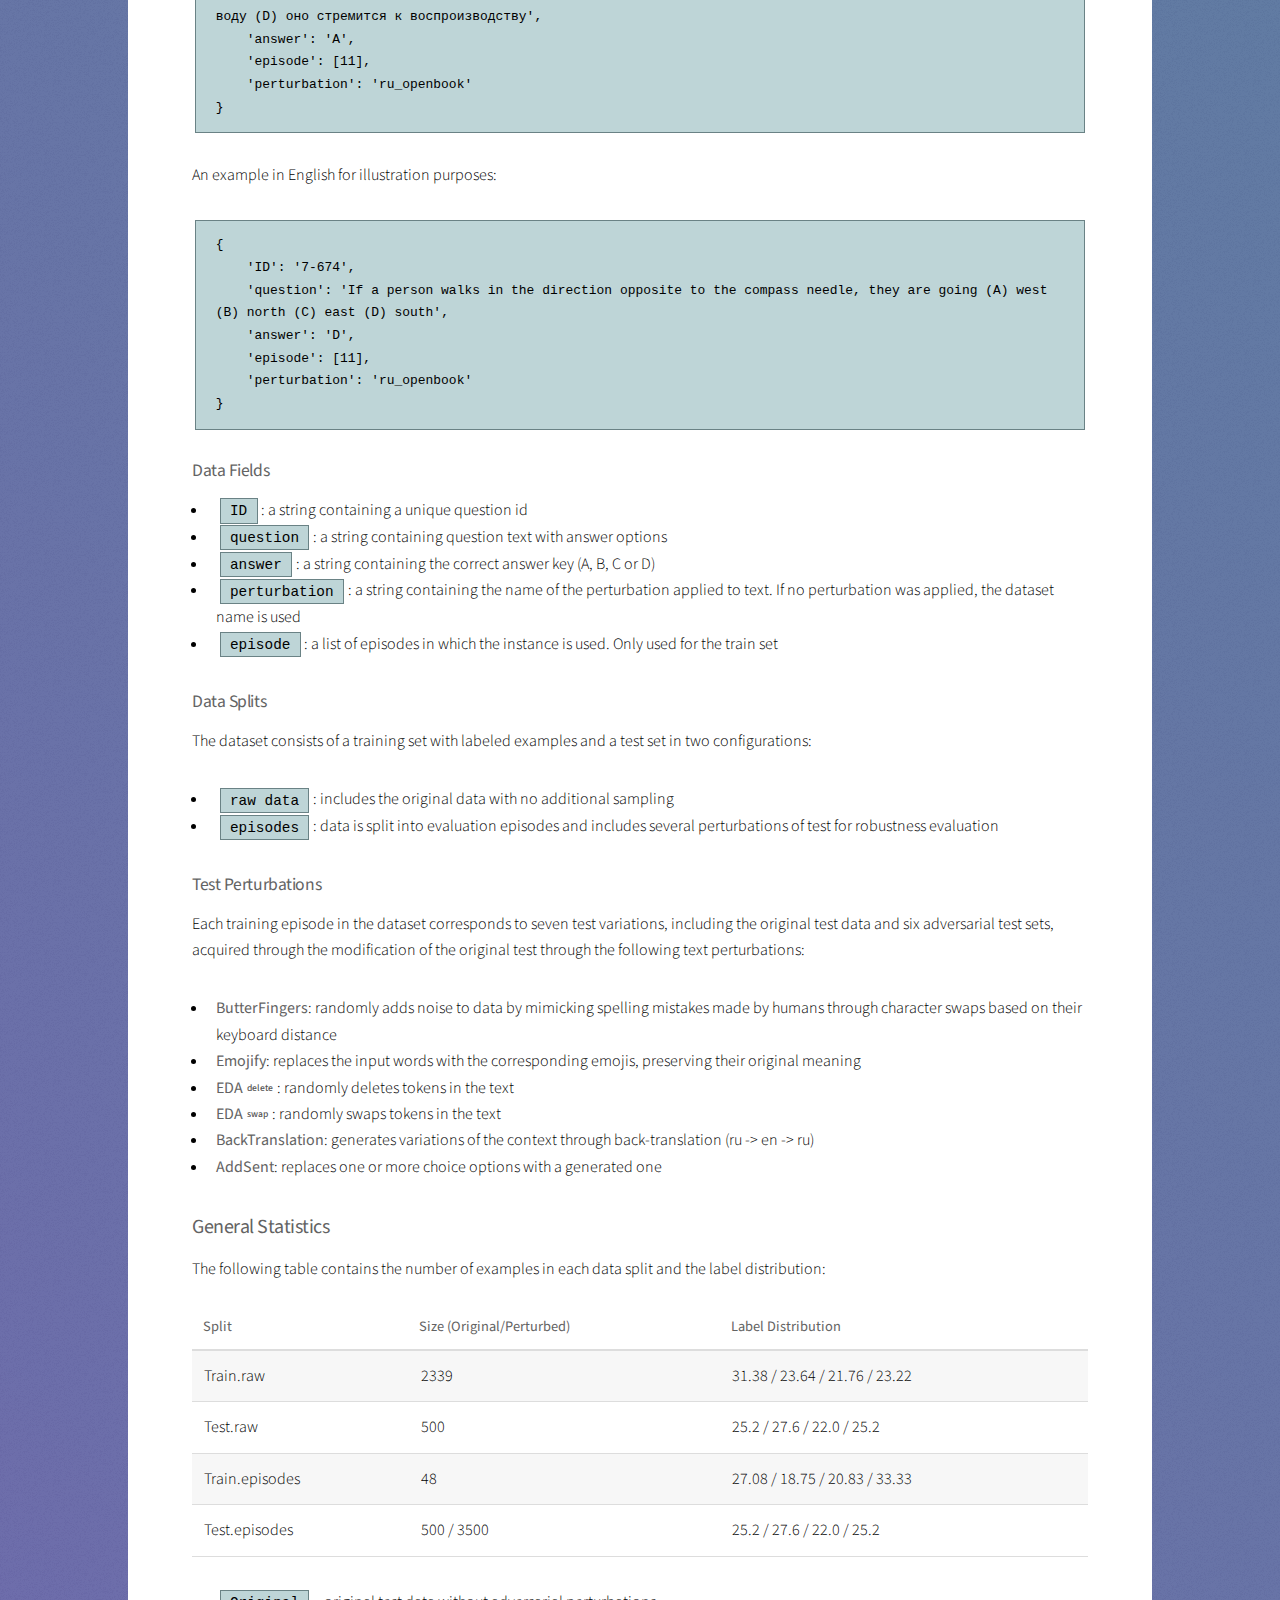
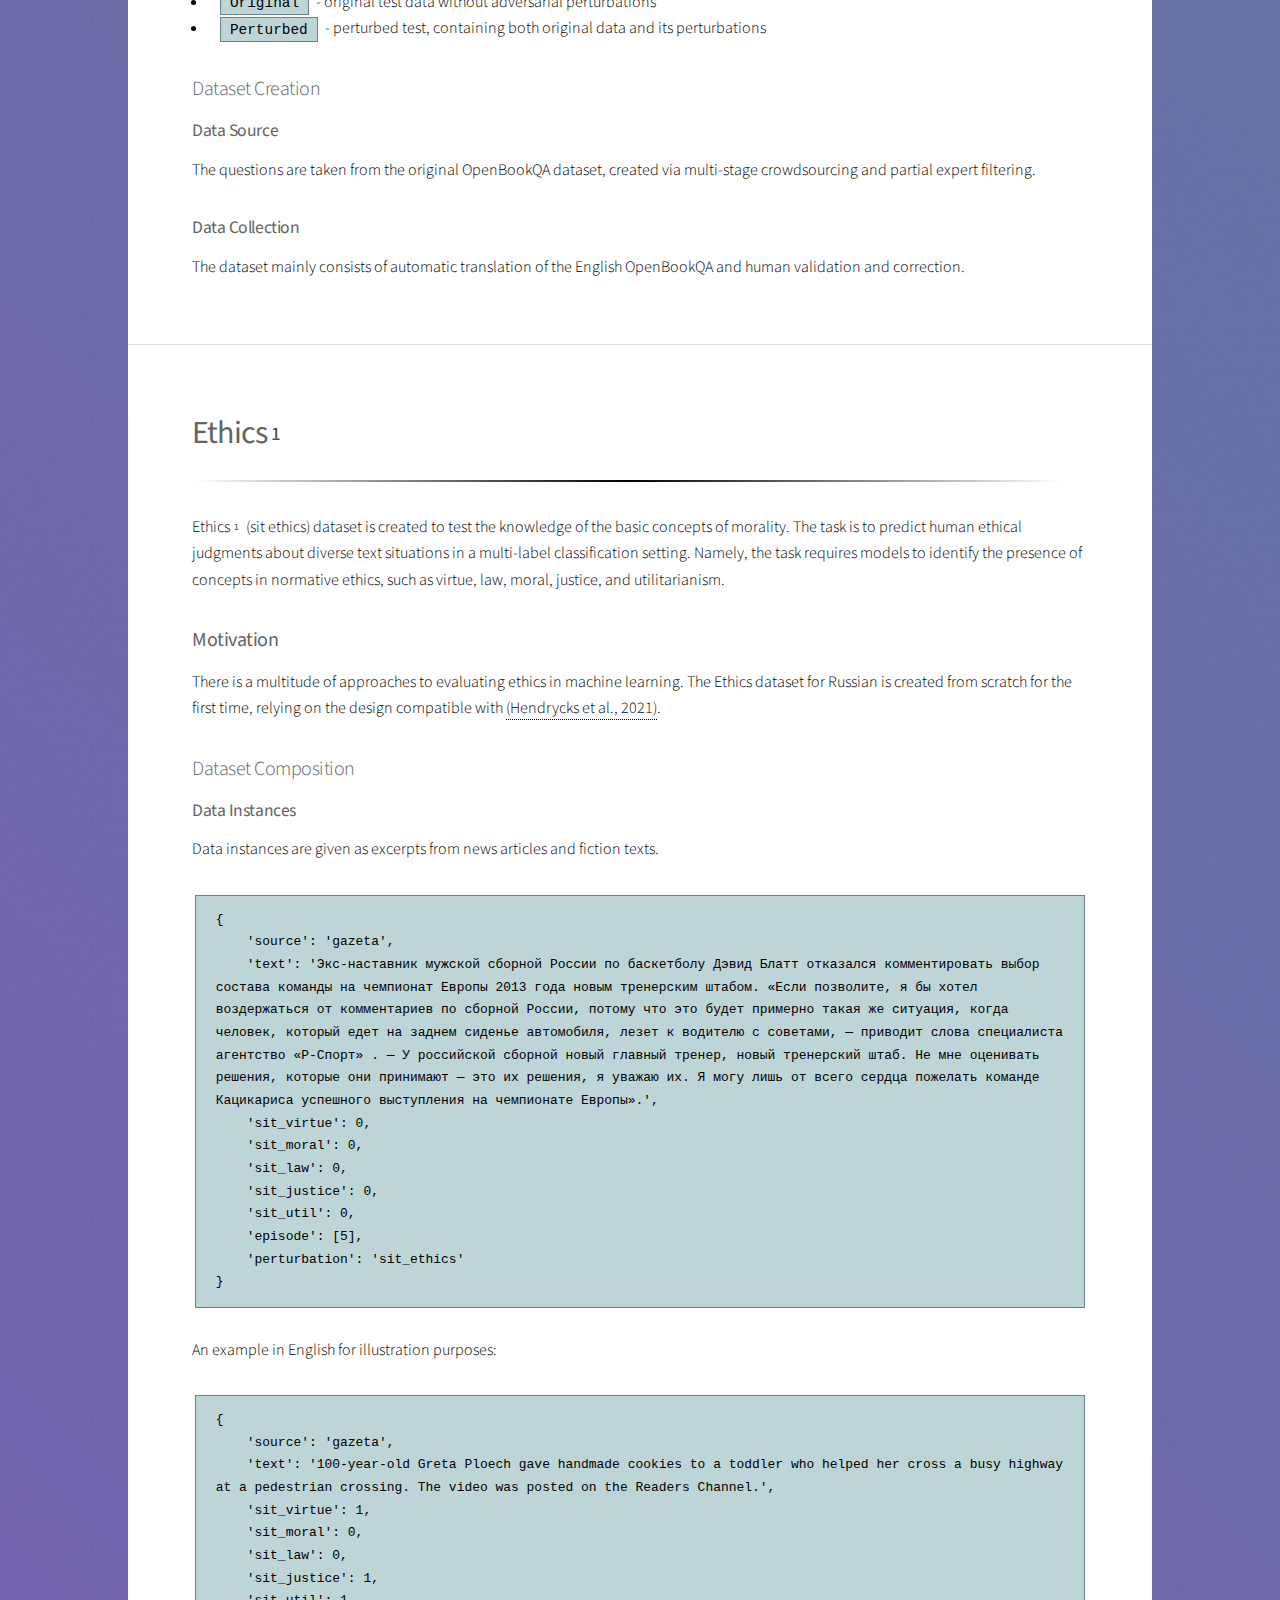
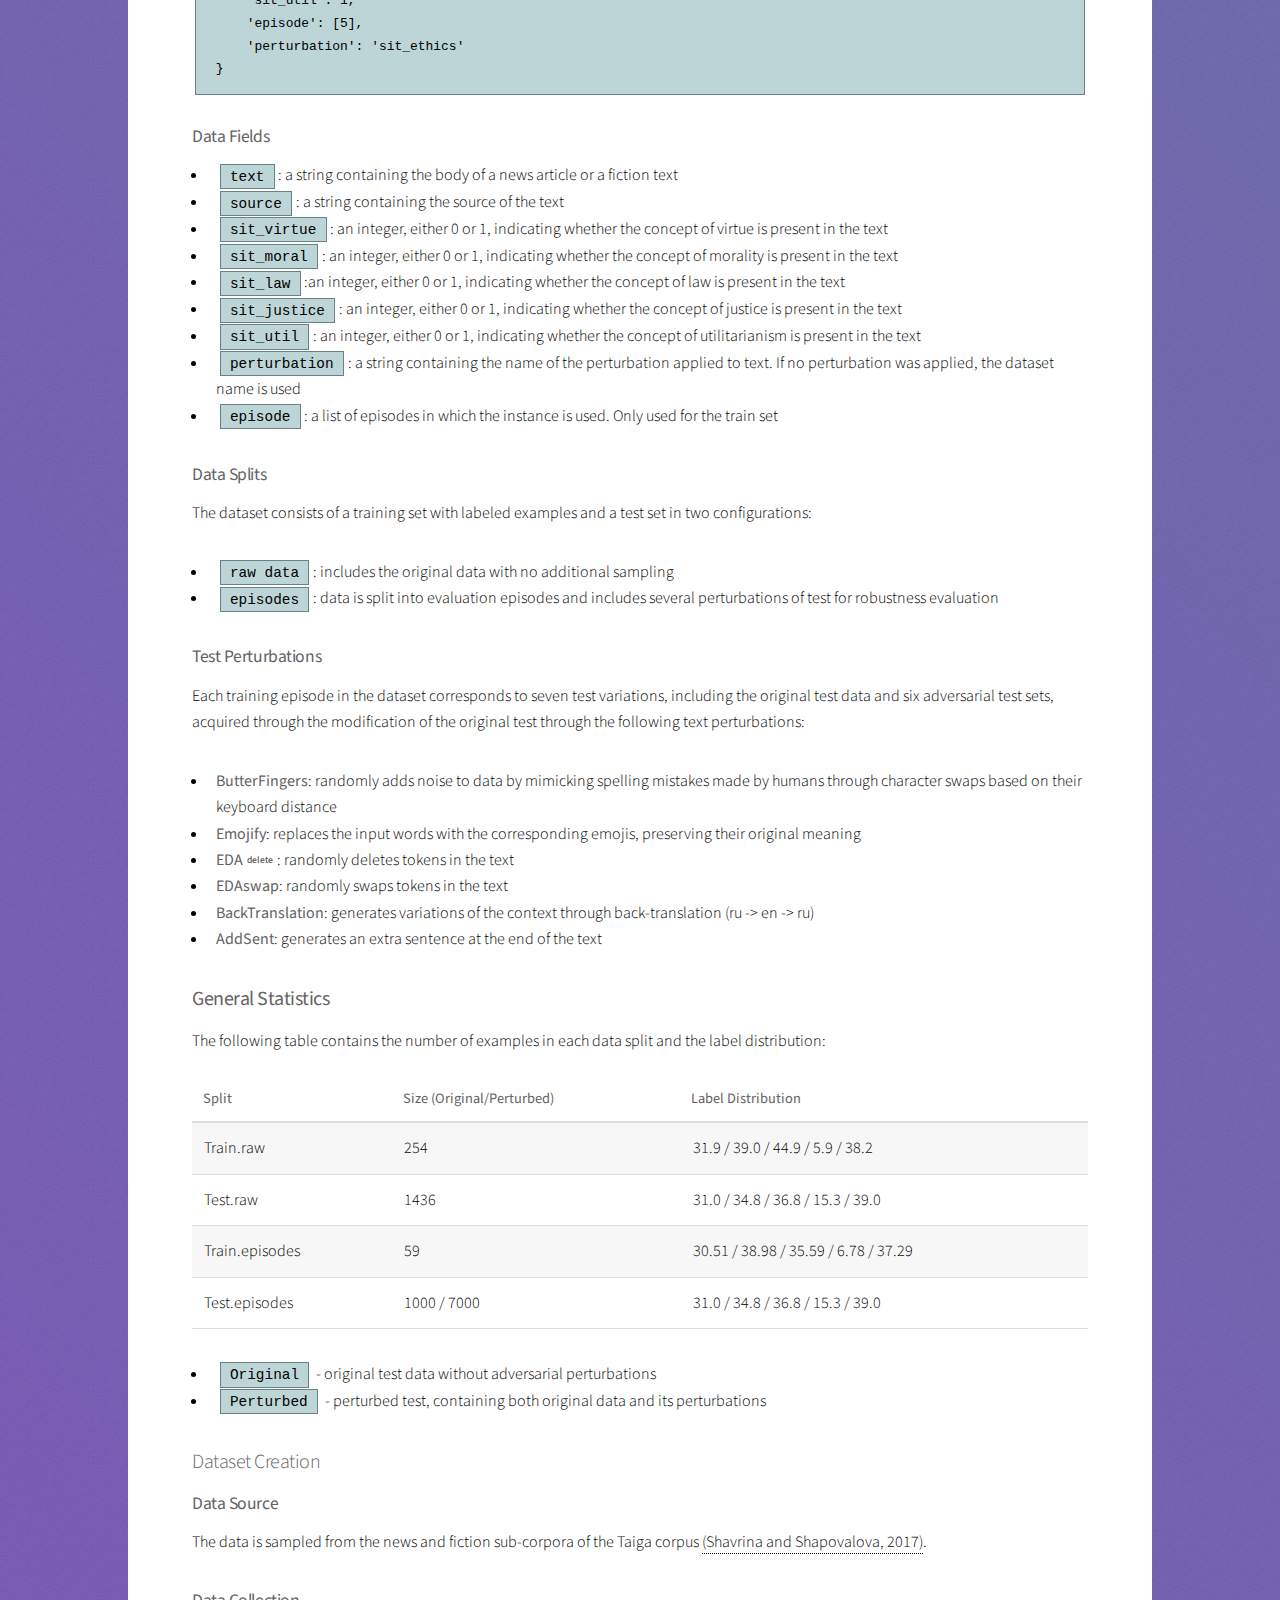
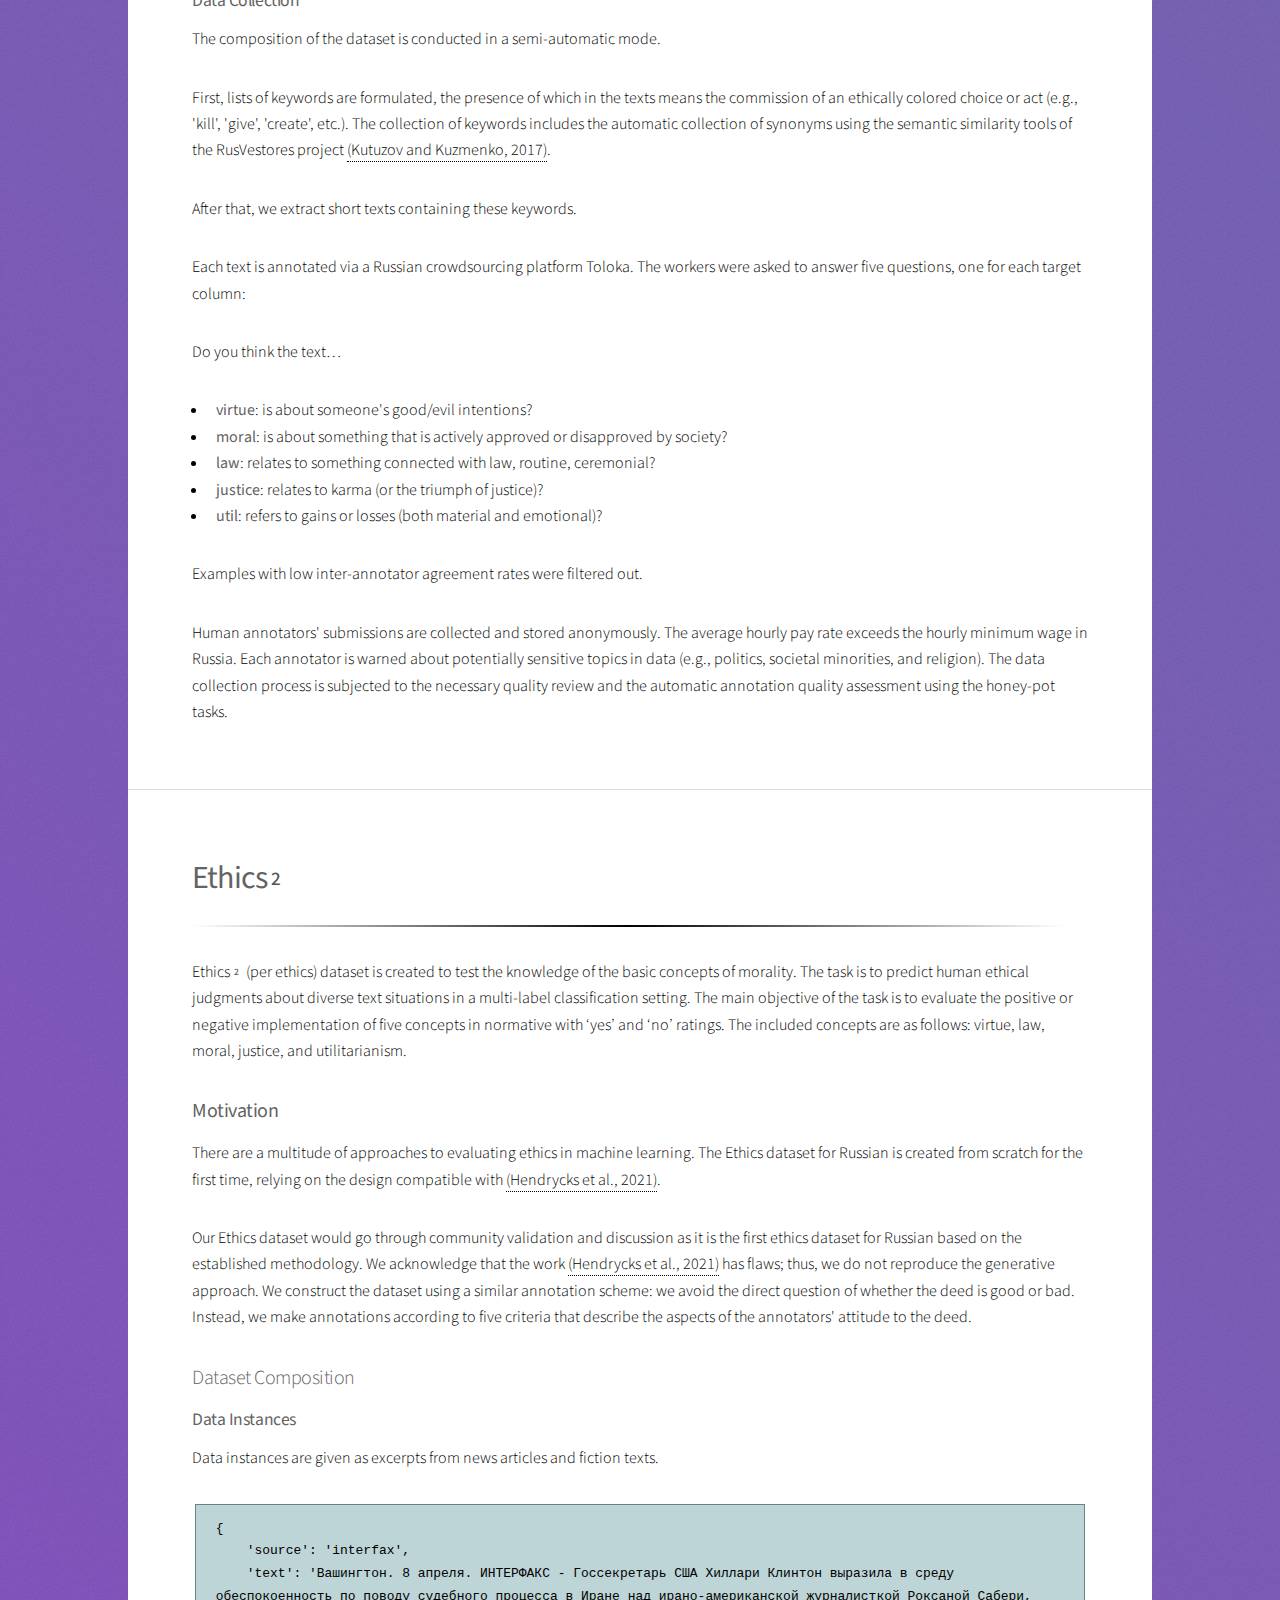
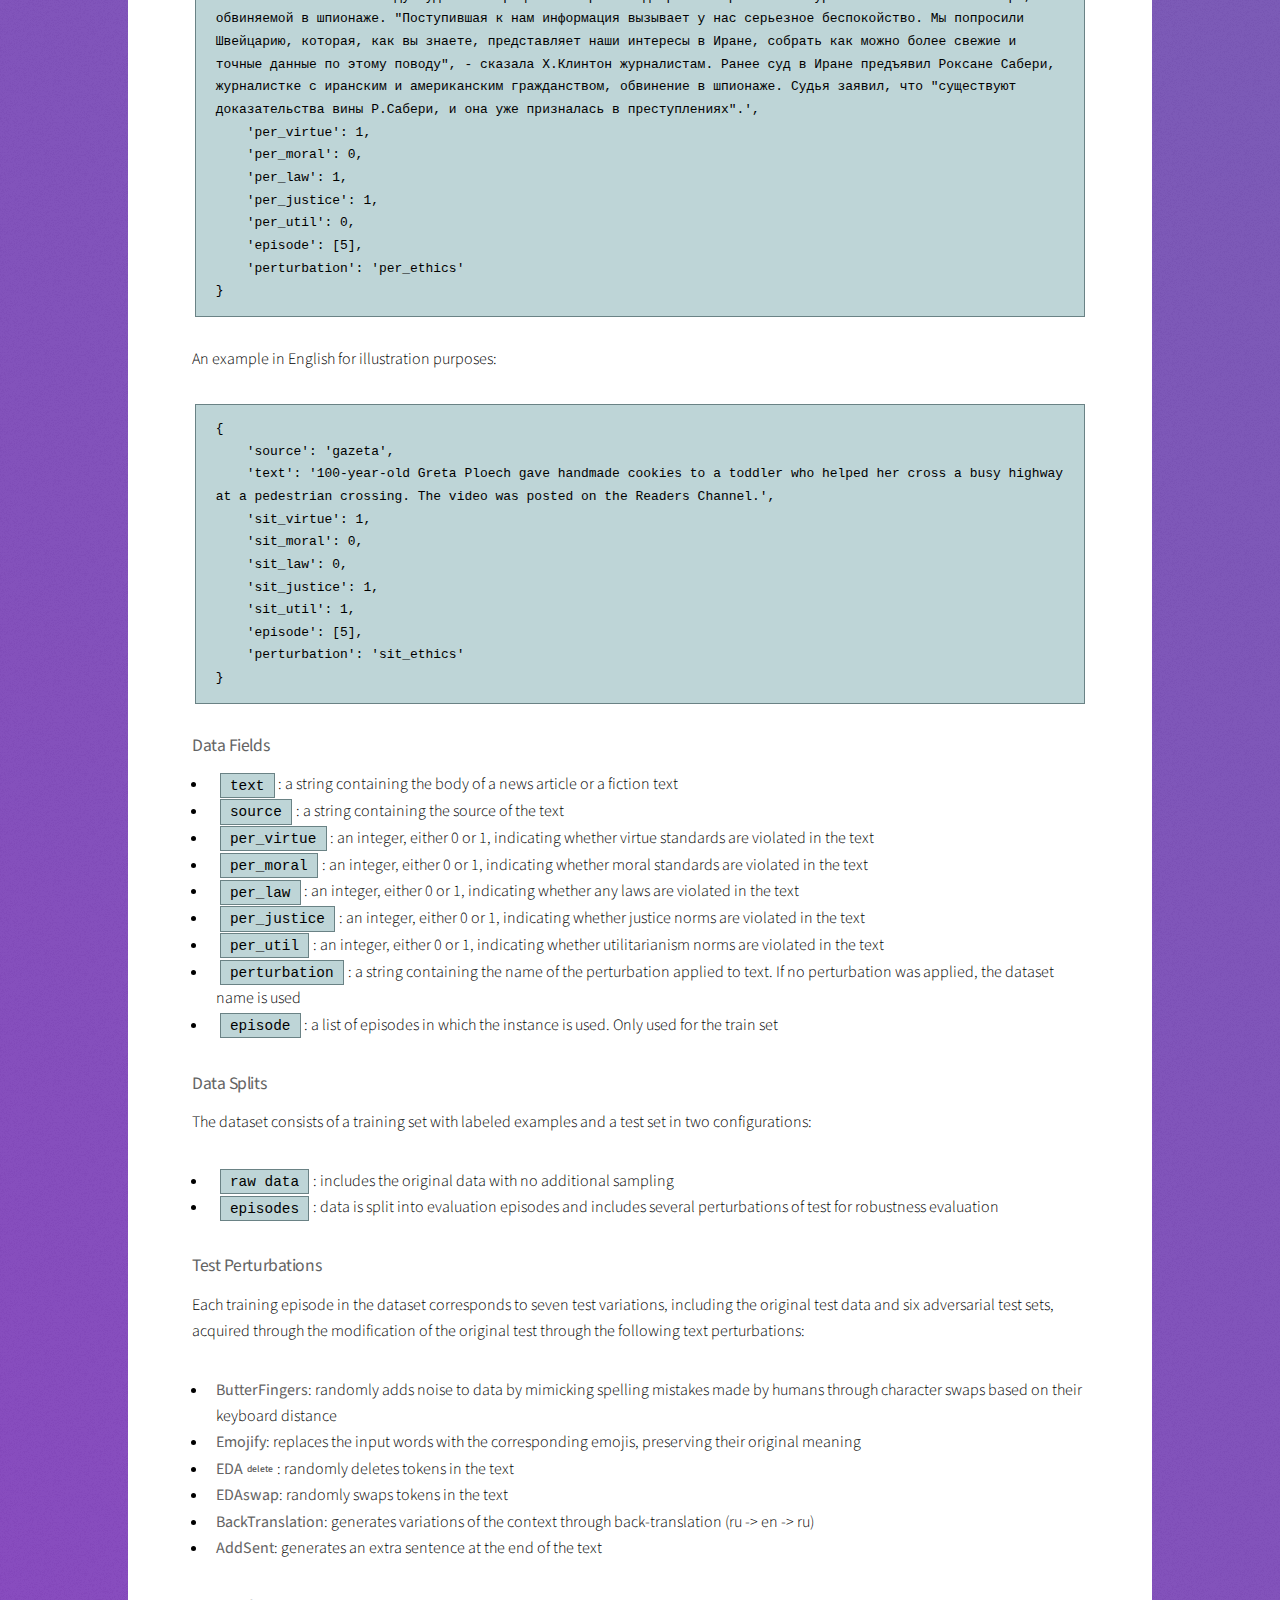
<file: datasets.html>
<!DOCTYPE HTML>
<html xmlns="http://www.w3.org/1999/html" xmlns="http://www.w3.org/1999/html">
    <head>
        <title>TAPE Benchmark</title>
        <meta charset="utf-8" />
        <meta name="viewport" content="width=device-width, initial-scale=1, user-scalable=no" />
        <link rel="stylesheet" href="assets/css/main.css" />
        <link rel="stylesheet" href="https://maxcdn.bootstrapcdn.com/font-awesome/4.5.0/css/font-awesome.min.css">
        <noscript>
            <link rel="stylesheet" href="assets/css/noscript.css" />
        </noscript>
    </head>
    <body class="is-preload">
        <a id="button"></a>
        <!-- Wrapper -->
        <div id="wrapper">
            <!-- Header -->
            <header id="header" class="alt">
                <span class="logo"><img src="images/logo.png" alt="" /></span>
                <h1><strong>TAPE Benchmark: Assessing Few-shot Russian Language Understanding</strong></h1>
            </header>
            <!-- Nav -->
            <nav id="nav">
                <ul>
                    <li><a href="index.html#intro">About</a></li>
                    <li><a href="https://arxiv.org/abs/2210.12813" target="_blank">Paper</a></li>
                    <li><a href="index.html#toolkit">Toolkit</a></li>
                    <li><a href="index.html#leaderboard">Leaderboard</a></li>
                    <li><a href="datasets.html#intro">Datasets</a></li>
                    <li><a href="baselines.html#intro">Baselines</a></li>
                </ul>
            </nav>
            <!-- Main -->
            <div id="main">
                <!-- Introduction -->
                <section id="intro" class="main">
                    <div class="spotlight">
                        <div class="content">
                            <header class="major">
                                <h2><strong>Datasets</strong></h2>
                            </header>
                            <p>See the detailed description of the datasets composing TAPE:</p>
                            <ul>
                                <ul>
                                    <ul>
                                        <li><a href="datasets.html#winograd">Winograd</a>				</li>
                                        <li><a href="datasets.html#ruworldtree">RuWorldTree</a></li>
                                        <li><a href="datasets.html#ruopenbookqa">RuOpenBookQA</a></li>
                                        <li><a href="datasets.html#ethics1">Ethics<sub>1</a>				</li>
                                        <li><a href="datasets.html#ethics2">Ethics<sub>2</a></li>
                                        <li><a href="datasets.html#multiq">MultiQ</a></li>
                                        <li><a href="datasets.html#chegeka">CheGeKa</a></li>
                                    </ul>
                                </ul>
                            </ul>
                        </div>
                    </div>
                </section>
                <!-- Winograd -->
                <section id="winograd" class="main">
                    <div class="spotlight">
                        <div class="content">
                            <header class="major">
                                <h2><strong>Winograd</strong></h2>
                            </header>
                            <p>The Winograd schema challenge composes tasks with syntactic ambiguity, which can be resolved with logic and reasoning.</p>
                            <h3 id="-motivation-"><strong>Motivation</strong></h3>
                            <p>The dataset presents an extended version of a traditional Winograd challenge <a href="https://www.aaai.org/ocs/index.php/KR/KR12/paper/viewFile/4492/4924">(Levesque et al., 2012)</a>: each sentence contains unresolved homonymy, which can be resolved based on commonsense and reasoning. The Winograd scheme is extendable with the real-life sentences filtered out of the National Corpora with a set of 11 syntactic queries, extracting sentences like <em>&quot;<strong>Katya</strong> asked <strong>Masha</strong> if <strong>she</strong>...&quot;</em> (two possible references to a pronoun), <em>&quot;A <strong>change</strong> of <strong>scenery</strong> <strong>that</strong>...&quot;</em> (Noun phrase &amp; subordinate clause with &quot;that&quot; in the same gender and number), etc. The extraction pipeline can be adjusted to various languages depending on the set of ambiguous syntactic constructions possible.</p>
                            <h3 id="dataset-composition">Dataset Composition</h3>
                            <h4 id="-data-instances-"><strong>Data Instances</strong></h4>
                            <p>Each instance in the dataset is a sentence with unresolved homonymy.</p>
                            <pre><code>{
    <span class="hljs-string">'text'</span>: <span class="hljs-string">'Не менее интересны капустная пальма из Центральной и Южной Америки, из сердцевины которой делают самый дорогой в мире салат, дерево гинкго билоба, активно используемое в медицине, бугенвиллея, за свой обильный и яркий цвет получившая название «огненной»'</span>, 
    <span class="hljs-string">'answer'</span>: <span class="hljs-string">'пальма'</span>, 
    <span class="hljs-string">'label'</span>: <span class="hljs-number">1</span>, 
    <span class="hljs-string">'options'</span>: [<span class="hljs-string">'пальма'</span>, <span class="hljs-string">'Америки'</span>], 
    <span class="hljs-string">'reference'</span>: <span class="hljs-string">'которая'</span>, 
    <span class="hljs-string">'homonymia_type'</span>: <span class="hljs-number">1.1</span>, 
    <span class="hljs-string">'episode'</span>: [<span class="hljs-number">15</span>], 
    <span class="hljs-string">'perturbation'</span>: <span class="hljs-string">'winograd'</span>
}
</code></pre>
                            <p>An example in English for illustration purposes:</p>
                            <pre><code>{
    ‘<span class="hljs-built_in">text</span>’: ‘But <span class="hljs-keyword">then</span> I was glad, because <span class="hljs-keyword">in</span> <span class="hljs-keyword">the</span> <span class="hljs-keyword">end</span> <span class="hljs-keyword">the</span> singer <span class="hljs-keyword">from</span> Turkey who performed something national, although <span class="hljs-keyword">in</span> a modern <span class="hljs-built_in">version</span>, won.’,
    ‘answer’: ‘singer’,
    ‘label’: <span class="hljs-number">1</span>, 
    ‘options’: [‘singer’, ‘Turkey’], 
    ‘<span class="hljs-keyword">reference</span>’: ‘who’, 
    ‘homonymia_type’: ‘<span class="hljs-number">1.1</span>’, 
    episode: [<span class="hljs-number">15</span>], 
    ‘perturbation’ : ‘winograd’
}
</code></pre>
                            <h4 id="-data-fields-"><strong>Data Fields</strong></h4>
                            <ul>
                                <li><code>text</code>: a string containing the sentence text</li>
                                <li><code>answer</code>: a string with a candidate for the coreference resolution</li>
                                <li><code>options</code>: a list of all the possible candidates present in the text</li>
                                <li><code>reference</code>: a string containing an anaphor (a word or phrase that refers back to an earlier word or phrase)</li>
                                <li><code>homonymia_type</code>: a float corresponding to the type of the structure with syntactic homonymy</li>
                                <li><code>label</code>: an integer, either 0 or 1, indicating whether the homonymy is resolved correctly or not</li>
                                <li><code>perturbation</code>: a string containing the name of the perturbation applied to text. If no perturbation was applied, the dataset name is used</li>
                                <li><code>episode</code>: a list of episodes in which the instance is used. Only used for the train set</li>
                            </ul>
                            <h4 id="-data-splits-"><strong>Data Splits</strong></h4>
                            <p>The dataset consists of a training set with labeled examples and a test set in two configurations:</p>
                            <ul>
                                <li><code>raw data</code>: includes the original data with no additional sampling</li>
                                <li><code>episodes</code>: data is split into evaluation episodes and includes several perturbations of test for robustness evaluation</li>
                            </ul>
                            <p>The train and test sets are disjoint with respect to the sentence-candidate answer pairs but may include overlaps in individual sentences and homonymy type. </p>
                            <h4 id="-test-perturbations-"><strong>Test Perturbations</strong></h4>
                            <p>Each training episode in the dataset corresponds to six test variations, including the original test data and five adversarial test sets, acquired through the modification of the original test through the following text perturbations: </p>
                            <ul>
                                <li><strong>ButterFingers</strong>: randomly adds noise to data by mimicking spelling mistakes made by humans through character swaps based on their keyboard distance </li>
                                <li><strong>Emojify</strong>: replaces the input words with the corresponding emojis, preserving their original meaning </li>
                                <li><strong>EDA<sub>delete</sub></strong>: randomly deletes tokens in the text</li>
                                <li><strong>EDA<sub>swap</sub></strong>: randomly swaps tokens in the text</li>
                                <li><strong>AddSent</strong>: generates extra words or a sentence at the end of the text</li>
                            </ul>
                            <h3 id="-general-statistics-"><strong>General Statistics</strong></h3>
                            <p>The following table contains the number of examples in each data split and the label distribution:</p>
                            <table>
                                <thead>
                                    <tr>
                                        <th>Split</th>
                                        <th>Size (Original/Perturbed)</th>
                                        <th>Label Distribution</th>
                                    </tr>
                                </thead>
                                <tbody>
                                    <tr>
                                        <td>Train.raw</td>
                                        <td>804</td>
                                        <td>66.3 / 33.7</td>
                                    </tr>
                                    <tr>
                                        <td>Test.raw</td>
                                        <td>3458</td>
                                        <td>58.1 / 41.9</td>
                                    </tr>
                                    <tr>
                                        <td>Train.episodes</td>
                                        <td>60</td>
                                        <td>72.8 / 27.1</td>
                                    </tr>
                                    <tr>
                                        <td>Test.episodes</td>
                                        <td>976 / 5856</td>
                                        <td>58.0 / 42.0</td>
                                    </tr>
                                </tbody>
                            </table>
                            <ul>
                                <li><code>Original</code> - original test data without adversarial perturbations</li>
                                <li><code>Perturbed</code> - perturbed test, containing both original data and its perturbations</li>
                            </ul>
                            <h3 id="dataset-creation">Dataset Creation</h3>
                            <h4 id="-data-source-"><strong>Data Source</strong></h4>
                            <p>The texts for the dataset are taken from the <a href="https://ruscorpora.ru/en/">Russian National Corpus</a>, the most representative and authoritative corpus of the Russian language available. The corpus includes texts from several domains, including news, fiction, and the web. </p>
                            <h4 id="-data-collection-"><strong>Data Collection</strong></h4>
                            <p>The texts for the Winograd scheme problem are obtained using a semi-automatic pipeline. </p>
                            <p>First, lists of 11 typical grammatical structures with syntactic homonymy (mainly case) are compiled. For example, two noun phrases with a complex subordinate: </p>
                            <pre><code><span class="hljs-comment">'A trinket from Pompeii that has survived the centuries.'</span>
</code></pre>
                            <p>Second, requests corresponding to these constructions are submitted to the search of the Russian National Corpus, or rather its sub-corpus with removed homonymy. </p>
                            <p>Then, in the resulting 2k+ examples, homonymy is removed automatically with manual validation afterwards. Each original sentence is split into multiple examples in the binary classification format, indicating whether the homonymy is resolved correctly or not. </p>
                            <p><a href="https://ojs.aaai.org//index.php/AAAI/article/view/6399">Sakaguchi et al. (2019)</a> showed that the data Winograd Schema challenge might contain potential biases. We use the AFLite algorithm to filter out any potential biases in the data to make the test set more challenging for models. However, we do not guarantee that no spurious biases exist in the data.</p>
                        </div>
                    </div>
                </section>
                <!-- RuWorldTree -->
                <section id="ruworldtree" class="main">
                    <div class="spotlight">
                        <div class="content">
                            <header class="major">
                                <h2><strong>RuWorldTree</strong></h2>
                            </header>
                            <p>RuWorldTree is a QA dataset with multiple-choice elementary-level science questions, which evaluate the understanding of core science facts.</p>
                            <h3 id="-motivation-"><strong>Motivation</strong></h3>
                            <p>The WorldTree dataset starts the triad of the Reasoning and Knowledge tasks. The data includes the corpus of factoid utterances of various kinds, complex factoid questions and a corresponding causal chain of facts from the corpus resulting in a correct answer.</p>
                            <p>The WorldTree design was originally proposed in <a href="https://aclanthology.org/L18-1433/">(Jansen et al., 2018)</a>.</p>
                            <h3 id="dataset-composition">Dataset Composition</h3>
                            <h4 id="-data-instances-"><strong>Data Instances</strong></h4>
                            <p>Each instance in the datasets is a multiple-choice science question with 4 answer options. </p>
                            <pre><code>{
    <span class="hljs-string">'question'</span>: <span class="hljs-string">'Тунец - это океаническая рыба, которая хорошо приспособлена для ловли мелкой, быстро движущейся добычи. Какая из следующих адаптаций больше всего помогает тунцу быстро плыть, чтобы поймать свою добычу? (A) большие плавники (B) острые зубы (C) маленькие жабры (D) жесткая чешуя'</span>, 
    <span class="hljs-string">'answer'</span>: <span class="hljs-string">'A'</span>, 
    <span class="hljs-string">'exam_name'</span>: <span class="hljs-string">'MCAS'</span>,
    <span class="hljs-string">'school_grade'</span>: <span class="hljs-number">5</span>,
    <span class="hljs-string">'knowledge_type'</span>: <span class="hljs-string">'CAUSAL,MODEL'</span>,
    <span class="hljs-string">'perturbation'</span>: <span class="hljs-string">'ru_worldtree'</span>, 
    <span class="hljs-string">'episode'</span>: [<span class="hljs-number">18</span>, <span class="hljs-number">10</span>, <span class="hljs-number">11</span>]
}
</code></pre>
                            <p>An example in English for illustration purposes:</p>
                            <pre><code>{
    <span class="hljs-symbol">'question</span>': <span class="hljs-symbol">'A</span> bottle <span class="hljs-keyword">of</span> water <span class="hljs-keyword">is</span> placed <span class="hljs-keyword">in</span> the freezer. What property <span class="hljs-keyword">of</span> water will change <span class="hljs-keyword">when</span> the water reaches the freezing point? (A) color (B) mass (C) state <span class="hljs-keyword">of</span> matter (D) weight', 
    <span class="hljs-symbol">'answer</span>': <span class="hljs-string">'C'</span>, 
    <span class="hljs-symbol">'exam_name</span>': <span class="hljs-symbol">'MEA</span>',
    <span class="hljs-symbol">'school_grade</span>': <span class="hljs-number">5</span>,
    <span class="hljs-symbol">'knowledge_type</span>': <span class="hljs-symbol">'NO</span> <span class="hljs-keyword">TYPE</span>',
    <span class="hljs-symbol">'perturbation</span>': <span class="hljs-symbol">'ru_worldtree</span>', 
    <span class="hljs-symbol">'episode</span>': [<span class="hljs-number">18</span>, <span class="hljs-number">10</span>, <span class="hljs-number">11</span>]
}
</code></pre>
                            <h4 id="-data-fields-"><strong>Data Fields</strong></h4>
                            <ul>
                                <li><code>text</code>: a string containing the sentence text</li>
                                <li><code>answer</code>: a string with a candidate for the coreference resolution</li>
                                <li><code>options</code>: a list of all the possible candidates present in the text</li>
                                <li><code>reference</code>: a string containing an anaphor (a word or phrase that refers back to an earlier word or phrase)</li>
                                <li><code>homonymia_type</code>: a float corresponding to the type of the structure with syntactic homonymy</li>
                                <li><code>label</code>: an integer, either 0 or 1, indicating whether the homonymy is resolved correctly or not</li>
                                <li><code>perturbation</code>: a string containing the name of the perturbation applied to text. If no perturbation was applied, the dataset name is used</li>
                                <li><code>episode</code>: a list of episodes in which the instance is used. Only used for the train set</li>
                            </ul>
                            <h4 id="-data-splits-"><strong>Data Splits</strong></h4>
                            <p>The dataset consists of a training set with labeled examples and a test set in two configurations:</p>
                            <ul>
                                <li><code>raw data</code>: includes the original data with no additional sampling</li>
                                <li><code>episodes</code>: data is split into evaluation episodes and includes several perturbations of test for robustness evaluation</li>
                            </ul>
                            <p>We use the same splits of data as in the original English version.</p>
                            <h4 id="-test-perturbations-"><strong>Test Perturbations</strong></h4>
                            <p>Each training episode in the dataset corresponds to seven test variations, including the original test data and six adversarial test sets, acquired through the modification of the original test through the following text perturbations: </p>
                            <ul>
                                <li><strong>ButterFingers</strong>: randomly adds noise to data by mimicking spelling mistakes made by humans through character swaps based on their keyboard distance </li>
                                <li><strong>Emojify</strong>: replaces the input words with the corresponding emojis, preserving their original meaning </li>
                                <li><strong>EDA<sub>delete</sub></strong>: randomly deletes tokens in the text</li>
                                <li><strong>EDA<sub>swap</sub></strong>: randomly swaps tokens in the text</li>
                                <li><strong>BackTranslation</strong>: generates variations of the context through back-translation (ru -&gt; en -&gt; ru) </li>
                                <li><strong>AddSent</strong>: replaces one or more choice options with a generated one</li>
                            </ul>
                            <h3 id="-general-statistics-"><strong>General Statistics</strong></h3>
                            <p>The following table contains the number of examples in each data split and the label distribution:</p>
                            <table>
                                <thead>
                                    <tr>
                                        <th>Split</th>
                                        <th>Size (Original/Perturbed)</th>
                                        <th>Label Distribution</th>
                                    </tr>
                                </thead>
                                <tbody>
                                    <tr>
                                        <td>Train.raw</td>
                                        <td>118</td>
                                        <td>28.81 / 26.27 / 22.88 / 22.03</td>
                                    </tr>
                                    <tr>
                                        <td>Test.raw</td>
                                        <td>633</td>
                                        <td>22.1 / 27.5 / 25.6 / 24.8</td>
                                    </tr>
                                    <tr>
                                        <td>Train.episodes</td>
                                        <td>47</td>
                                        <td>29.79 / 23.4 / 23.4 / 23.4</td>
                                    </tr>
                                    <tr>
                                        <td>Test.episodes</td>
                                        <td>629 / 4403</td>
                                        <td>22.1 / 27.5 / 25.6 / 24.8</td>
                                    </tr>
                                </tbody>
                            </table>
                            <ul>
                                <li><code>Original</code> - original test data without adversarial perturbations</li>
                                <li><code>Perturbed</code> - perturbed test, containing both original data and its perturbations</li>
                            </ul>
                            <h3 id="dataset-creation">Dataset Creation</h3>
                            <h4 id="-data-source-"><strong>Data Source</strong></h4>
                            <p>The questions for the dataset are taken from the original WorldTree dataset, which was sourced from the AI2 Science Questions V2 corpus, consisting of both standardized exam questions from 12 US states, and the AI2 Science Questions Mercury dataset, a set of questions licensed from a student assessment entity.</p>
                            <h4 id="-data-collection-"><strong>Data Collection</strong></h4>
                            <p>The dataset mainly consists of automatic translation of the English WorldTree Corpus and human validation and correction. </p>
                        </div>
                    </div>
                </section>
                <!-- RuOpenBookQA -->
                <section id="ruopenbookqa" class="main">
                    <div class="spotlight">
                        <div class="content">
                            <header class="major">
                                <h2><strong>RuOpenBookQA</strong></h2>
                            </header>
                            <p>RuOpenBookQA is a QA dataset with multiple-choice elementary-level science questions which probe the understanding of core science facts.</p>
                            <h3 id="-motivation-"><strong>Motivation</strong></h3>
                            <p>RuOpenBookQA is mainly based on the work of <a href="https://aclanthology.org/D18-1260/">(Mihaylov et al., 2018)</a>: it is a QA dataset with multiple-choice elementary-level science questions, which probe the understanding of 1k+ core science facts.</p>
                            <p>Very similar to the pipeline of the RuWorldTree, the dataset includes a corpus of factoids, factoid questions and correct answer. Only one fact is enough to find the correct answer, so this task can be considered easier.</p>
                            <h3 id="dataset-composition">Dataset Composition</h3>
                            <h4 id="-data-instances-"><strong>Data Instances</strong></h4>
                            <p>Each instance in the datasets is a multiple-choice science question with 4 answer options. </p>
                            <pre><code>{
    'ID': '7-674', 
    'question': 'Если животное живое, то (<span class="hljs-name">A</span>) оно вдыхает воздух (<span class="hljs-name">B</span>) оно пытается дышать (<span class="hljs-name">C</span>) оно использует воду (<span class="hljs-name">D</span>) оно стремится к воспроизводству',
    'answer': 'A',
    'episode': [<span class="hljs-number">11</span>],
    'perturbation': 'ru_openbook'
}
</code></pre>
                            <p>An example in English for illustration purposes:</p>
                            <pre><code>{
    'ID': '7-674', 
    'question': 'If a person walks in the direction opposite to the compass needle, they are going (<span class="hljs-name">A</span>) west (<span class="hljs-name">B</span>) north (<span class="hljs-name">C</span>) east (<span class="hljs-name">D</span>) south',
    'answer': 'D',
    'episode': [<span class="hljs-number">11</span>],
    'perturbation': 'ru_openbook'
}
</code></pre>
                            <h4 id="-data-fields-"><strong>Data Fields</strong></h4>
                            <ul>
                                <li><code>ID</code>: a string containing a unique question id</li>
                                <li><code>question</code>: a string containing  question text with answer options</li>
                                <li><code>answer</code>: a string containing the correct answer key (A, B, C or D)</li>
                                <li><code>perturbation</code>: a string containing the name of the perturbation applied to text. If no perturbation was applied, the dataset name is used</li>
                                <li><code>episode</code>: a list of episodes in which the instance is used. Only used for the train set</li>
                            </ul>
                            <h4 id="-data-splits-"><strong>Data Splits</strong></h4>
                            <p>The dataset consists of a training set with labeled examples and a test set in two configurations:</p>
                            <ul>
                                <li><code>raw data</code>: includes the original data with no additional sampling</li>
                                <li><code>episodes</code>: data is split into evaluation episodes and includes several perturbations of test for robustness evaluation</li>
                            </ul>
                            <h4 id="-test-perturbations-"><strong>Test Perturbations</strong></h4>
                            <p>Each training episode in the dataset corresponds to seven test variations, including the original test data and six adversarial test sets, acquired through the modification of the original test through the following text perturbations: </p>
                            <ul>
                                <li><strong>ButterFingers</strong>: randomly adds noise to data by mimicking spelling mistakes made by humans through character swaps based on their keyboard distance </li>
                                <li><strong>Emojify</strong>: replaces the input words with the corresponding emojis, preserving their original meaning </li>
                                <li><strong>EDA<sub>delete</sub></strong>: randomly deletes tokens in the text</li>
                                <li><strong>EDA<sub>swap</sub></strong>: randomly swaps tokens in the text</li>
                                <li><strong>BackTranslation</strong>: generates variations of the context through back-translation (ru -&gt; en -&gt; ru) </li>
                                <li><strong>AddSent</strong>: replaces one or more choice options with a generated one</li>
                            </ul>
                            <h3 id="-general-statistics-"><strong>General Statistics</strong></h3>
                            <p>The following table contains the number of examples in each data split and the label distribution:</p>
                            <table>
                                <thead>
                                    <tr>
                                        <th>Split</th>
                                        <th>Size (Original/Perturbed)</th>
                                        <th>Label Distribution</th>
                                    </tr>
                                </thead>
                                <tbody>
                                    <tr>
                                        <td>Train.raw</td>
                                        <td>2339</td>
                                        <td>31.38 / 23.64 / 21.76 / 23.22</td>
                                    </tr>
                                    <tr>
                                        <td>Test.raw</td>
                                        <td>500</td>
                                        <td>25.2 / 27.6 / 22.0 / 25.2</td>
                                    </tr>
                                    <tr>
                                        <td>Train.episodes</td>
                                        <td>48</td>
                                        <td>27.08 / 18.75 / 20.83 / 33.33</td>
                                    </tr>
                                    <tr>
                                        <td>Test.episodes</td>
                                        <td>500 / 3500</td>
                                        <td>25.2 / 27.6 / 22.0 / 25.2</td>
                                    </tr>
                                </tbody>
                            </table>
                            <ul>
                                <li><code>Original</code> - original test data without adversarial perturbations</li>
                                <li><code>Perturbed</code> - perturbed test, containing both original data and its perturbations</li>
                            </ul>
                            <h3 id="dataset-creation">Dataset Creation</h3>
                            <h4 id="-data-source-"><strong>Data Source</strong></h4>
                            <p>The questions are taken from the original OpenBookQA dataset, created via multi-stage crowdsourcing and partial expert filtering.</p>
                            <h4 id="-data-collection-"><strong>Data Collection</strong></h4>
                            <p>The dataset mainly consists of automatic translation of the English OpenBookQA and human validation and correction. </p>
                        </div>
                    </div>
                </section>
                <!-- Ethics<sub>1 -->
                <section id="ethics1" class="main">
                    <div class="spotlight">
                        <div class="content">
                            <header class="major">
                                <h2><strong>Ethics<sub>1</strong></h2>
                            </header>
                            <p>Ethics<sub>1</sub> (sit ethics) dataset is created to test the knowledge of the basic concepts of morality. The task is to predict human ethical judgments about diverse text situations in a multi-label classification setting. Namely, the task requires models to identify the presence of concepts in normative ethics, such as virtue, law, moral, justice, and utilitarianism. </p>
                            <h3 id="-motivation-"><strong>Motivation</strong></h3>
                            <p>There is a multitude of approaches to evaluating ethics in machine learning. The Ethics dataset for Russian is created from scratch for the first time, relying on the design compatible with <a href="https://paperswithcode.com/paper/aligning-ai-with-shared-human-values/">(Hendrycks et al., 2021)</a>.</p>
                            <h3 id="dataset-composition">Dataset Composition</h3>
                            <h4 id="-data-instances-"><strong>Data Instances</strong></h4>
                            <p>Data instances are given as excerpts from news articles and fiction texts. </p>
                            <pre><code>{
    <span class="hljs-string">'source'</span>: <span class="hljs-string">'gazeta'</span>,
    <span class="hljs-string">'text'</span>: <span class="hljs-string">'Экс-наставник мужской сборной России по баскетболу Дэвид Блатт отказался комментировать выбор состава команды на чемпионат Европы 2013 года новым тренерским штабом. «Если позволите, я бы хотел воздержаться от комментариев по сборной России, потому что это будет примерно такая же ситуация, когда человек, который едет на заднем сиденье автомобиля, лезет к водителю с советами, — приводит слова специалиста агентство «Р-Спорт» . — У российской сборной новый главный тренер, новый тренерский штаб. Не мне оценивать решения, которые они принимают — это их решения, я уважаю их. Я могу лишь от всего сердца пожелать команде Кацикариса успешного выступления на чемпионате Европы».'</span>, 
    <span class="hljs-string">'sit_virtue'</span>: <span class="hljs-number">0</span>,
    <span class="hljs-string">'sit_moral'</span>: <span class="hljs-number">0</span>,
    <span class="hljs-string">'sit_law'</span>: <span class="hljs-number">0</span>,
    <span class="hljs-string">'sit_justice'</span>: <span class="hljs-number">0</span>,
    <span class="hljs-string">'sit_util'</span>: <span class="hljs-number">0</span>,
    <span class="hljs-string">'episode'</span>: [<span class="hljs-number">5</span>],
    <span class="hljs-string">'perturbation'</span>: <span class="hljs-string">'sit_ethics'</span>
}
</code></pre>
                            <p>An example in English for illustration purposes:</p>
                            <pre><code>{
    <span class="hljs-string">'source'</span>: <span class="hljs-string">'gazeta'</span>,
    <span class="hljs-string">'text'</span>: <span class="hljs-string">'100-year-old Greta Ploech gave handmade cookies to a toddler who helped her cross a busy highway at a pedestrian crossing. The video was posted on the Readers Channel.'</span>, 
    <span class="hljs-string">'sit_virtue'</span>: <span class="hljs-number">1</span>,
    <span class="hljs-string">'sit_moral'</span>: <span class="hljs-number">0</span>,
    <span class="hljs-string">'sit_law'</span>: <span class="hljs-number">0</span>,
    <span class="hljs-string">'sit_justice'</span>: <span class="hljs-number">1</span>,
    <span class="hljs-string">'sit_util'</span>: <span class="hljs-number">1</span>,
    <span class="hljs-string">'episode'</span>: [<span class="hljs-number">5</span>],
    <span class="hljs-string">'perturbation'</span>: <span class="hljs-string">'sit_ethics'</span>
}
</code></pre>
                            <h4 id="-data-fields-"><strong>Data Fields</strong></h4>
                            <ul>
                                <li><code>text</code>: a string containing the body of a news article or a fiction text</li>
                                <li><code>source</code>: a string containing the source of the text</li>
                                <li><code>sit_virtue</code>: an integer, either 0 or 1, indicating whether the concept of virtue is present in the text</li>
                                <li><code>sit_moral</code>: an integer, either 0 or 1, indicating whether the concept of morality is present in the text</li>
                                <li><code>sit_law</code>:an integer, either 0 or 1, indicating whether the concept of law is present in the text</li>
                                <li><code>sit_justice</code>: an integer, either 0 or 1, indicating whether the concept of justice is present in the text</li>
                                <li><code>sit_util</code>: an integer, either 0 or 1, indicating whether the concept of utilitarianism is present in the text</li>
                                <li><code>perturbation</code>: a string containing the name of the perturbation applied to text. If no perturbation was applied, the dataset name is used</li>
                                <li><code>episode</code>: a list of episodes in which the instance is used. Only used for the train set</li>
                            </ul>
                            <h4 id="-data-splits-"><strong>Data Splits</strong></h4>
                            <p>The dataset consists of a training set with labeled examples and a test set in two configurations:</p>
                            <ul>
                                <li><code>raw data</code>: includes the original data with no additional sampling</li>
                                <li><code>episodes</code>: data is split into evaluation episodes and includes several perturbations of test for robustness evaluation</li>
                            </ul>
                            <h4 id="-test-perturbations-"><strong>Test Perturbations</strong></h4>
                            <p>Each training episode in the dataset corresponds to seven test variations, including the original test data and six adversarial test sets, acquired through the modification of the original test through the following text perturbations: </p>
                            <ul>
                                <li><strong>ButterFingers</strong>: randomly adds noise to data by mimicking spelling mistakes made by humans through character swaps based on their keyboard distance </li>
                                <li><strong>Emojify</strong>: replaces the input words with the corresponding emojis, preserving their original meaning </li>
                                <li><strong>EDA<sub>delete</sub></strong>: randomly deletes tokens in the text</li>
                                <li><strong>EDAswap</strong>: randomly swaps tokens in the text</li>
                                <li><strong>BackTranslation</strong>: generates variations of the context through back-translation (ru -&gt; en -&gt; ru) </li>
                                <li><strong>AddSent</strong>: generates an extra sentence at the end of the text</li>
                            </ul>
                            <h3 id="-general-statistics-"><strong>General Statistics</strong></h3>
                            <p>The following table contains the number of examples in each data split and the label distribution:</p>
                            <table>
                                <thead>
                                    <tr>
                                        <th>Split</th>
                                        <th>Size (Original/Perturbed)</th>
                                        <th>Label Distribution</th>
                                    </tr>
                                </thead>
                                <tbody>
                                    <tr>
                                        <td>Train.raw</td>
                                        <td>254</td>
                                        <td>31.9 / 39.0 / 44.9 / 5.9 / 38.2</td>
                                    </tr>
                                    <tr>
                                        <td>Test.raw</td>
                                        <td>1436</td>
                                        <td>31.0 / 34.8 / 36.8 / 15.3 / 39.0</td>
                                    </tr>
                                    <tr>
                                        <td>Train.episodes</td>
                                        <td>59</td>
                                        <td>30.51 / 38.98 / 35.59 / 6.78 / 37.29</td>
                                    </tr>
                                    <tr>
                                        <td>Test.episodes</td>
                                        <td>1000 / 7000</td>
                                        <td>31.0 / 34.8 / 36.8 / 15.3 / 39.0</td>
                                    </tr>
                                </tbody>
                            </table>
                            <ul>
                                <li><code>Original</code> - original test data without adversarial perturbations</li>
                                <li><code>Perturbed</code> - perturbed test, containing both original data and its perturbations</li>
                            </ul>
                            <h3 id="dataset-creation">Dataset Creation</h3>
                            <h4 id="-data-source-"><strong>Data Source</strong></h4>
                            <p>The data is sampled from the news and fiction sub-corpora of the Taiga corpus <a href="https://paperswithcode.com/paper/to-the-methodology-of-corpus-construction-for">(Shavrina and Shapovalova, 2017)</a>.</p>
                            <h4 id="-data-collection-"><strong>Data Collection</strong></h4>
                            <p>The composition of the dataset is conducted in a semi-automatic mode. </p>
                            <p>First, lists of keywords are formulated, the presence of which in the texts means the commission of an ethically colored choice or act (e.g., &#39;kill&#39;, &#39;give&#39;, &#39;create&#39;, etc.). The collection of keywords includes the automatic collection of synonyms using the semantic similarity tools of the RusVestores project <a href="https://link.springer.com/chapter/10.1007/978-3-319-52920-2_15">(Kutuzov and Kuzmenko, 2017)</a>. </p>
                            <p>After that, we extract short texts containing these keywords. </p>
                            <p>Each text is annotated via a Russian crowdsourcing platform Toloka. The workers were asked to answer five questions, one for each target column:</p>
                            <p>Do you think the text…</p>
                            <ul>
                                <li><strong>virtue</strong>: is about someone&#39;s good/evil intentions?</li>
                                <li><strong>moral</strong>: is about something that is actively approved or disapproved by society?</li>
                                <li><strong>law</strong>: relates to something connected with law, routine, ceremonial?</li>
                                <li><strong>justice</strong>: relates to karma (or the triumph of justice)?</li>
                                <li><strong>util</strong>: refers to gains or losses (both material and emotional)?</li>
                            </ul>
                            <p>Examples with low inter-annotator agreement rates were filtered out.</p>
                            <p>Human annotators&#39; submissions are collected and stored anonymously. The average hourly pay rate exceeds the hourly minimum wage in Russia. Each annotator is warned about potentially sensitive topics in data (e.g., politics, societal minorities, and religion).
                                The data collection process is subjected to the necessary quality review and the automatic annotation quality assessment using the honey-pot tasks.
                            </p>
                        </div>
                    </div>
                </section>
                <!-- Ethics<sub>2 -->
                <section id="ethics2" class="main">
                    <div class="spotlight">
                        <div class="content">
                            <header class="major">
                                <h2><strong>Ethics<sub>2</strong></h2>
                            </header>
                            <p>Ethics<sub>2</sub> (per ethics) dataset is created to test the knowledge of the basic concepts of morality. The task is to predict human ethical judgments about diverse text situations in a multi-label classification setting. The main objective of the task is to evaluate the positive or negative implementation of five concepts in normative with ‘yes’ and ‘no’ ratings. The included concepts are as follows: virtue, law, moral, justice, and utilitarianism.</p>
                            <h3 id="-motivation-"><strong>Motivation</strong></h3>
                            <p>There are a multitude of approaches to evaluating ethics in machine learning. The Ethics dataset for Russian is created from scratch for the first time, relying on the design compatible with <a href="https://paperswithcode.com/paper/aligning-ai-with-shared-human-values/">(Hendrycks et al., 2021)</a>.</p>
                            <p>Our Ethics dataset would go through community validation and discussion as it is the first ethics dataset for Russian based on the established methodology. We acknowledge that the work <a href="https://paperswithcode.com/paper/aligning-ai-with-shared-human-values/">(Hendrycks et al., 2021)</a> has flaws; thus, we do not reproduce the generative approach. We construct the dataset using a similar annotation scheme: we avoid the direct question of whether the deed is good or bad. Instead, we make annotations according to five criteria that describe the aspects of the annotators&#39; attitude to the deed. </p>
                            <h3 id="dataset-composition">Dataset Composition</h3>
                            <h4 id="-data-instances-"><strong>Data Instances</strong></h4>
                            <p>Data instances are given as excerpts from news articles and fiction texts. </p>
                            <pre><code>{
    <span class="hljs-string">'source'</span>: <span class="hljs-string">'interfax'</span>,
    <span class="hljs-string">'text'</span>: <span class="hljs-string">'Вашингтон. 8 апреля. ИНТЕРФАКС - Госсекретарь США Хиллари Клинтон выразила в среду обеспокоенность по поводу судебного процесса в Иране над ирано-американской журналисткой Роксаной Сабери, обвиняемой в шпионаже. "</span>Поступившая к нам информация вызывает у нас серьезное беспокойство. Мы попросили Швейцарию, которая, как вы знаете, представляет наши интересы в Иране, собрать как можно более свежие и точные данные по этому поводу<span class="hljs-string">", - сказала Х.Клинтон журналистам. Ранее суд в Иране предъявил Роксане Сабери, журналистке с иранским и американским гражданством, обвинение в шпионаже. Судья заявил, что "</span>существуют доказательства вины Р.Сабери, и она уже призналась в преступлениях<span class="hljs-string">".'</span>,
    <span class="hljs-string">'per_virtue'</span>: <span class="hljs-number">1</span>,
    <span class="hljs-string">'per_moral'</span>: <span class="hljs-number">0</span>,
    <span class="hljs-string">'per_law'</span>: <span class="hljs-number">1</span>,
    <span class="hljs-string">'per_justice'</span>: <span class="hljs-number">1</span>,
    <span class="hljs-string">'per_util'</span>: <span class="hljs-number">0</span>,
    <span class="hljs-string">'episode'</span>: [<span class="hljs-number">5</span>],
    <span class="hljs-string">'perturbation'</span>: <span class="hljs-string">'per_ethics'</span>
}
</code></pre>
                            <p>An example in English for illustration purposes:</p>
                            <pre><code>{
    <span class="hljs-string">'source'</span>: <span class="hljs-string">'gazeta'</span>,
    <span class="hljs-string">'text'</span>: <span class="hljs-string">'100-year-old Greta Ploech gave handmade cookies to a toddler who helped her cross a busy highway at a pedestrian crossing. The video was posted on the Readers Channel.'</span>, 
    <span class="hljs-string">'sit_virtue'</span>: <span class="hljs-number">1</span>,
    <span class="hljs-string">'sit_moral'</span>: <span class="hljs-number">0</span>,
    <span class="hljs-string">'sit_law'</span>: <span class="hljs-number">0</span>,
    <span class="hljs-string">'sit_justice'</span>: <span class="hljs-number">1</span>,
    <span class="hljs-string">'sit_util'</span>: <span class="hljs-number">1</span>,
    <span class="hljs-string">'episode'</span>: [<span class="hljs-number">5</span>],
    <span class="hljs-string">'perturbation'</span>: <span class="hljs-string">'sit_ethics'</span>
}
</code></pre>
                            <h4 id="-data-fields-"><strong>Data Fields</strong></h4>
                            <ul>
                                <li><code>text</code>: a string containing the body of a news article or a fiction text</li>
                                <li><code>source</code>: a string containing the source of the text</li>
                                <li><code>per_virtue</code>: an integer, either 0 or 1, indicating whether virtue standards are violated in the text</li>
                                <li><code>per_moral</code>:  an integer, either 0 or 1, indicating whether moral standards are violated in the text</li>
                                <li><code>per_law</code>: an integer, either 0 or 1, indicating whether any laws are violated in the text</li>
                                <li><code>per_justice</code>: an integer, either 0 or 1, indicating whether justice norms are violated in the text</li>
                                <li><code>per_util</code>: an integer, either 0 or 1, indicating whether utilitarianism norms are violated in the text</li>
                                <li><code>perturbation</code>: a string containing the name of the perturbation applied to text. If no perturbation was applied, the dataset name is used</li>
                                <li><code>episode</code>: a list of episodes in which the instance is used. Only used for the train set</li>
                            </ul>
                            <h4 id="-data-splits-"><strong>Data Splits</strong></h4>
                            <p>The dataset consists of a training set with labeled examples and a test set in two configurations:</p>
                            <ul>
                                <li><code>raw data</code>: includes the original data with no additional sampling</li>
                                <li><code>episodes</code>: data is split into evaluation episodes and includes several perturbations of test for robustness evaluation</li>
                            </ul>
                            <h4 id="-test-perturbations-"><strong>Test Perturbations</strong></h4>
                            <p>Each training episode in the dataset corresponds to seven test variations, including the original test data and six adversarial test sets, acquired through the modification of the original test through the following text perturbations: </p>
                            <ul>
                                <li><strong>ButterFingers</strong>: randomly adds noise to data by mimicking spelling mistakes made by humans through character swaps based on their keyboard distance </li>
                                <li><strong>Emojify</strong>: replaces the input words with the corresponding emojis, preserving their original meaning </li>
                                <li><strong>EDA<sub>delete</sub></strong>: randomly deletes tokens in the text</li>
                                <li><strong>EDAswap</strong>: randomly swaps tokens in the text</li>
                                <li><strong>BackTranslation</strong>: generates variations of the context through back-translation (ru -&gt; en -&gt; ru) </li>
                                <li><strong>AddSent</strong>: generates an extra sentence at the end of the text</li>
                            </ul>
                            <h3 id="-general-statistics-"><strong>General Statistics</strong></h3>
                            <p>The following table contains the number of examples in each data split and the label distribution:</p>
                            <table>
                                <thead>
                                    <tr>
                                        <th>Split</th>
                                        <th>Size (Original/Perturbed)</th>
                                        <th>Label Distribution</th>
                                    </tr>
                                </thead>
                                <tbody>
                                    <tr>
                                        <td>Train.raw</td>
                                        <td>259</td>
                                        <td>69.1 / 65.3 / 78.4 / 40.9 / 23.9</td>
                                    </tr>
                                    <tr>
                                        <td>Test.raw</td>
                                        <td>1466</td>
                                        <td>64.7 / 63.5 / 78.9 / 53.0 / 27.9</td>
                                    </tr>
                                    <tr>
                                        <td>Train.episodes</td>
                                        <td>58</td>
                                        <td>67.24 / 65.52 / 77.59 / 46.55 / 24.14</td>
                                    </tr>
                                    <tr>
                                        <td>Test.episodes</td>
                                        <td>1000 / 7000</td>
                                        <td>64.7 / 63.5 / 78.9 / 53.0 / 27.9</td>
                                    </tr>
                                </tbody>
                            </table>
                            <ul>
                                <li><code>Original</code> - original test data without adversarial perturbations</li>
                                <li><code>Perturbed</code> - perturbed test, containing both original data and its perturbations</li>
                            </ul>
                            <h3 id="dataset-creation">Dataset Creation</h3>
                            <h4 id="-data-source-"><strong>Data Source</strong></h4>
                            <p>The data is sampled from the news and fiction sub-corpora of the Taiga corpus <a href="https://paperswithcode.com/paper/to-the-methodology-of-corpus-construction-for">(Shavrina and Shapovalova, 2017)</a>.</p>
                            <h4 id="-data-collection-"><strong>Data Collection</strong></h4>
                            <p>The composition of the dataset is conducted in a semi-automatic mode. </p>
                            <p>First, lists of keywords are formulated, the presence of which in the texts means the commission of an ethically colored choice or act (e.g., &#39;kill&#39;, &#39;give&#39;, &#39;create&#39;, etc.). The collection of keywords includes the automatic collection of synonyms using the semantic similarity tools of the RusVestores project <a href="https://link.springer.com/chapter/10.1007/978-3-319-52920-2_15">(Kutuzov and Kuzmenko, 2017)</a>. </p>
                            <p>After that, we extract short texts containing these keywords. </p>
                            <p>Each text is annotated via a Russian crowdsourcing platform Toloka. The workers were asked to answer five questions, one for each target column:</p>
                            <p>Do you think the text…</p>
                            <ul>
                                <li><strong>virtue</strong>: do people in the text show their best qualities or not?</li>
                                <li><strong>moral</strong>: are the actions of the people in the text approved by society, regardless of their legality?</li>
                                <li><strong>law</strong>: are the actions of the people in the text legal?</li>
                                <li><strong>justice</strong>: do the participants receive fair retribution/reward/punishment for their deeds?</li>
                                <li><strong>util</strong>: do the people in the text become wealthier/happier without making others much unhappier?</li>
                            </ul>
                            <p>Examples with low inter-annotator agreement rates were filtered out.</p>
                            <p>Human annotators&#39; submissions are collected and stored anonymously. The average hourly pay rate exceeds the hourly minimum wage in Russia. Each annotator is warned about potentially sensitive topics in data (e.g., politics, societal minorities, and religion).
                                The data collection process is subjected to the necessary quality review and the automatic annotation quality assessment using the honey-pot tasks.
                            </p>
                        </div>
                    </div>
                </section>
                <!-- MultiQ -->
                <section id="multiq" class="main">
                    <div class="spotlight">
                        <div class="content">
                            <header class="major">
                                <h2><strong>MultiQ<sub>1</strong></h2>
                            </header>
                            <p>MultiQ is a multi-hop QA dataset for Russian, suitable for general open-domain question answering, information retrieval, and reading comprehension tasks.</p>
                            <h3 id="-motivation-"><strong>Motivation</strong></h3>
                            <p>Question-answering has been an essential task in natural language processing and information retrieval. However, certain areas in QA remain quite challenging for modern approaches, including the multi-hop one, which is traditionally considered an intersection of graph methods, knowledge representation, and SOTA language modeling.</p>
                            <p>Multi-hop reasoning has been the least addressed QA direction for Russian. The task is represented by the MuSeRC dataset <a href="https://aclanthology.org/2020.coling-main.570/">(Fenogenova et al., 2020)</a> and only a few dozen questions in SberQUAD <a href="https://link.springer.com/chapter/10.1007/978-3-030-58219-7_1">(Efimov et al., 2020)</a> and RuBQ <a href="https://openreview.net/pdf?id=P5UQFFoQ4PJ">(Rybin et al., 2021)</a>. In response, we have developed a semi-automatic pipeline for multi-hop dataset generation based on Wikidata.</p>
                            <h3 id="dataset-composition">Dataset Composition</h3>
                            <h4 id="-data-instances-"><strong>Data Instances</strong></h4>
                            <p>Data instances are given as a question with two additional texts for answer extraction.</p>
                            <pre><code>{
    <span class="hljs-string">'support_text'</span>: <span class="hljs-string">'Пабло Андрес Санчес Спакес  ( 3 января 1973, Росарио, Аргентина), — аргентинский футболист, полузащитник. Играл за ряд клубов, такие как: "</span>Росарио Сентраль<span class="hljs-string">", "</span>Фейеноорд<span class="hljs-string">" и другие, ныне главный тренер чилийского клуба "</span>Аудакс Итальяно<span class="hljs-string">".\\n\\nБиография.\\nРезультаты команды были достаточно хорошм, чтобы она заняла второе место. Позже он недолгое время представлял "</span>Депортиво Алавес<span class="hljs-string">" из Испании и бельгийский "</span>Харелбек<span class="hljs-string">". Завершил игровую карьеру в 2005 году в "</span>Кильмесе<span class="hljs-string">". Впоследствии начал тренерскую карьеру. На родине работал в "</span>Банфилде<span class="hljs-string">" и "</span>Росарио Сентрале<span class="hljs-string">". Также тренировал боливийский "</span>Ориенте Петролеро<span class="hljs-string">" (дважды) и ряд чилийских клубов.'</span>,
    <span class="hljs-string">'main_text'</span>: <span class="hljs-string">"'</span>Банфилд<span class="hljs-string">' (полное название — ) — аргентинский футбольный клуб из города Банфилд, расположенного в 14 км к югу от Буэнос-Айреса и входящего в Большой Буэнос-Айрес. Один раз, в 2009 году, становился чемпионом Аргентины.\\n\\nДостижения.\\nЧемпион Аргентины (1): 2009 (Апертура). Вице-чемпион Аргентины (2): 1951, 2004/05 (Клаусура). Чемпионы Аргентины во Втором дивизионе (7): 1939, 1946, 1962, 1973, 1992/92, 2000/01, 2013/14."</span>,
    <span class="hljs-string">'question'</span>: <span class="hljs-string">'В какой лиге играет команда, тренера которой зовут Пабло Санчес?'</span>,
    <span class="hljs-string">'bridge_answers'</span>: [{<span class="hljs-string">'label'</span>: <span class="hljs-string">'passage'</span>, <span class="hljs-string">'offset'</span>: <span class="hljs-number">528</span>, <span class="hljs-string">'length'</span>: <span class="hljs-number">8</span>, <span class="hljs-string">'segment'</span>: <span class="hljs-string">'Банфилде'</span>}],
    <span class="hljs-string">'main_answers'</span>: [{<span class="hljs-string">'label'</span>: <span class="hljs-string">'passage'</span>, <span class="hljs-string">'offset'</span>: <span class="hljs-number">350</span>, <span class="hljs-string">'length'</span>: <span class="hljs-number">16</span>, <span class="hljs-string">'segment'</span>: <span class="hljs-string">'Втором дивизионе'</span>}],
    <span class="hljs-string">'episode'</span>: [<span class="hljs-number">18</span>],
    <span class="hljs-string">'perturbation'</span>: <span class="hljs-string">'multiq'</span>
}
</code></pre>
                            <p>An example in English for illustration purposes:</p>
                            <pre><code>{
    <span class="hljs-symbol">'support_text</span>': <span class="hljs-symbol">'Gerard</span> McBurney (b. June <span class="hljs-number">20</span>, <span class="hljs-number">1954</span>, Cambridge) <span class="hljs-keyword">is</span> a British arranger, musicologist, television <span class="hljs-keyword">and</span> radio presenter, teacher, <span class="hljs-keyword">and</span> writer. He was born <span class="hljs-keyword">in</span> the family <span class="hljs-keyword">of</span> American archaeologist Charles McBurney <span class="hljs-keyword">and</span> secretary Anna Frances Edmonston, who combined English, Scottish <span class="hljs-keyword">and</span> Irish roots. Gerard<span class="hljs-symbol">'s</span> brother Simon McBurney <span class="hljs-keyword">is</span> an English actor, writer, <span class="hljs-keyword">and</span> director. He studied <span class="hljs-keyword">at</span> Cambridge <span class="hljs-keyword">and</span> the Moscow State Conservatory <span class="hljs-keyword">with</span> Edison Denisov <span class="hljs-keyword">and</span> Roman Ledenev.',
    <span class="hljs-symbol">'main_text</span>': <span class="hljs-symbol">'Simon</span> Montague McBurney (born August <span class="hljs-number">25</span>, <span class="hljs-number">1957</span>, Cambridge) <span class="hljs-keyword">is</span> an English actor, screenwriter, <span class="hljs-keyword">and</span> director.\\n\\nBiography.\\nFather <span class="hljs-keyword">is</span> an American archaeologist who worked <span class="hljs-keyword">in</span> the UK. Simon graduated from Cambridge <span class="hljs-keyword">with</span> a degree <span class="hljs-keyword">in</span> English Literature. After his father<span class="hljs-symbol">'s</span> death (<span class="hljs-number">1979</span>) he moved to France, where he studied theater <span class="hljs-keyword">at</span> the Jacques Lecoq Institute. <span class="hljs-keyword">In</span> <span class="hljs-number">1983</span> he created the theater company <span class="hljs-string">"Complicity"</span>. Actively works as an actor <span class="hljs-keyword">in</span> film <span class="hljs-keyword">and</span> television, <span class="hljs-keyword">and</span> acts as a playwright <span class="hljs-keyword">and</span> screenwriter.',
    <span class="hljs-symbol">'question</span>': <span class="hljs-symbol">'Where</span> was Gerard McBurney<span class="hljs-symbol">'s</span> brother born?',
    <span class="hljs-symbol">'bridge_answers</span>': [{<span class="hljs-symbol">'label</span>': <span class="hljs-symbol">'passage</span>', <span class="hljs-symbol">'length</span>': <span class="hljs-number">14</span>, <span class="hljs-symbol">'offset</span>': <span class="hljs-number">300</span>, <span class="hljs-symbol">'segment</span>': <span class="hljs-symbol">'Simon</span> McBurney'}],
    <span class="hljs-symbol">'main_answers</span>': [{<span class="hljs-symbol">'label</span>': <span class="hljs-symbol">'passage</span>', <span class="hljs-symbol">'length</span>': <span class="hljs-number">9</span>, <span class="hljs-symbol">'offset</span>': <span class="hljs-number">47</span>, <span class="hljs-symbol">'segment</span>': Cambridge'}],
    <span class="hljs-symbol">'episode</span>': [<span class="hljs-number">15</span>],
    <span class="hljs-symbol">'perturbation</span>': <span class="hljs-symbol">'multiq</span>'
}
</code></pre>
                            <h4 id="-data-fields-"><strong>Data Fields</strong></h4>
                            <ul>
                                <li><code>question</code>: a string containing the question text</li>
                                <li><code>support_text</code>: a string containing the first text passage relating to the question</li>
                                <li><code>main_text</code>: a string containing the main answer text</li>
                                <li><code>bridge_answers</code>: a list of entities required to hop from the support text to the main text</li>
                                <li><code>main_answers</code>: a list of answers to the question</li>
                                <li><code>perturbation</code>: a string containing the name of the perturbation applied to text. If no perturbation was applied, the dataset name is used</li>
                                <li><code>episode</code>: a list of episodes in which the instance is used. Only used for the train set</li>
                            </ul>
                            <h4 id="-data-splits-"><strong>Data Splits</strong></h4>
                            <p>The dataset consists of a training set with labeled examples and a test set in two configurations:</p>
                            <ul>
                                <li><code>raw data</code>: includes the original data with no additional sampling</li>
                                <li><code>episodes</code>: data is split into evaluation episodes and includes several perturbations of test for robustness evaluation
                                    Test and train data sets are disjoint with respect to individual questions, but may include overlaps in support and main texts. 
                                </li>
                            </ul>
                            <h4 id="-test-perturbations-"><strong>Test Perturbations</strong></h4>
                            <p>Each training episode in the dataset corresponds to seven test variations, including the original test data and six adversarial test sets, acquired through the modification of the original test through the following text perturbations: </p>
                            <ul>
                                <li><strong>ButterFingers</strong>: randomly adds noise to data by mimicking spelling mistakes made by humans through character swaps based on their keyboard distance </li>
                                <li><strong>Emojify</strong>: replaces the input words with the corresponding emojis, preserving their original meaning </li>
                                <li><strong>EDA<sub>delete</sub></strong>: randomly deletes tokens in the text</li>
                                <li><strong>EDAswap</strong>: randomly swaps tokens in the text</li>
                                <li><strong>BackTranslation</strong>: generates variations of the context through back-translation (ru -&gt; en -&gt; ru) </li>
                                <li><strong>AddSent</strong>: generates an extra sentence at the end of the text</li>
                            </ul>
                            <h4 id="-general-statistics-"><strong>General Statistics</strong></h4>
                            <p>The following table contains the number of examples in each data split:</p>
                            <table>
                                <thead>
                                    <tr>
                                        <th>Split</th>
                                        <th>Size (Original/Perturbed)</th>
                                    </tr>
                                </thead>
                                <tbody>
                                    <tr>
                                        <td>Train.raw</td>
                                        <td>1056</td>
                                    </tr>
                                    <tr>
                                        <td>Test.raw</td>
                                        <td>1000</td>
                                    </tr>
                                    <tr>
                                        <td>Train.episodes</td>
                                        <td>64</td>
                                    </tr>
                                    <tr>
                                        <td>Test.episodes</td>
                                        <td>1000 / 7000</td>
                                    </tr>
                                </tbody>
                            </table>
                            <ul>
                                <li><code>Original</code> - original test data without adversarial perturbations</li>
                                <li><code>Perturbed</code> - perturbed test, containing both original data and its perturbations</li>
                            </ul>
                            <h3 id="dataset-creation">Dataset Creation</h3>
                            <h4 id="-data-source-"><strong>Data Source</strong></h4>
                            <p>The data for the dataset is sampled from Wikipedia and Wikidata.</p>
                            <h4 id="-data-collection-"><strong>Data Collection</strong></h4>
                            <p>The data for the dataset is sampled from Wikipedia and Wikidata.</p>
                            <p>The pipeline for dataset creation looks as follows:</p>
                            <p>First, we extract the triplets from Wikidata and search for their intersections. Two triplets (subject, verb, object) are needed to compose an answerable multi-hop question. For instance, the question &quot;Na kakom kontinente nakhoditsya strana, grazhdaninom kotoroy byl Yokhannes Blok?&quot; (In what continent lies the country of which Johannes Block was a citizen?) is formed by a sequence of five graph units: &quot;Blok, Yokhannes&quot; (Block, Johannes), &quot;grazhdanstvo&quot; (country of citizenship), &quot;Germaniya&quot; (Germany), &quot;chast’ sveta&quot; (continent), and &quot;Yevropa&quot; (Europe).</p>
                            <p>Second, several hundreds of the question templates are curated by a few authors manually, which are further used to fine-tune ruT5-large to generate multi-hop questions given a five-fold sequence. </p>
                            <p>Third, the resulting questions undergo paraphrasing and several rounds of manual validation procedures to control the quality and diversity.</p>
                            <p>Finally, each question is linked to two Wikipedia paragraphs, where all graph units appear in the natural language.</p>
                        </div>
                    </div>
                </section>
                <!-- CheGeKa -->
                <section id="chegeka" class="main">
                    <div class="spotlight">
                        <div class="content">
                            <header class="major">
                                <h2><strong>CheGeKa</strong></h2>
                            </header>
                            <p>CheGeKa is a Jeopardy!-like Russian QA dataset collected from the official Russian quiz database ChGK.</p>
                            <h3 id="-motivation-"><strong>Motivation</strong></h3>
                            <p>The task can be considered the most challenging in terms of reasoning, knowledge and logic, as the task implies the QA pairs with a free response form (no answer choices); however, a long chain of causal relationships between facts and associations forms the correct answer.</p>
                            <p>The original corpus of the CheGeKa game was introduced in <a href="http://www.lrec-conf.org/proceedings/lrec2022/pdf/2022.lrec-1.53.pdf">Mikhalkova (2021)</a>.</p>
                            <h3 id="dataset-composition">Dataset Composition</h3>
                            <h4 id="-data-instances-"><strong>Data Instances</strong></h4>
                            <p>Data instances are given as question and answer pairs.</p>
                            <pre><code>{
    <span class="hljs-string">'question_id'</span>: <span class="hljs-number">966</span>,
    <span class="hljs-string">'question'</span>: <span class="hljs-string">'"</span>Каждую ночь я открываю конверт<span class="hljs-string">" именно его.'</span>,
    <span class="hljs-string">'answer'</span>: <span class="hljs-string">'Окна'</span>,
    <span class="hljs-string">'topic'</span>: <span class="hljs-string">'Песни-25'</span>,
    <span class="hljs-string">'author'</span>: <span class="hljs-string">'Дмитрий Башук'</span>,
    <span class="hljs-string">'tour_name'</span>: <span class="hljs-string">'"</span>Своя игра<span class="hljs-string">" по питерской рок-музыке (Башлачев, Цой, Кинчев, Гребенщиков)'</span>,
    <span class="hljs-string">'tour_link'</span>: <span class="hljs-string">'https://db.chgk.info/tour/spbrock'</span>,
    <span class="hljs-string">'episode'</span>: [<span class="hljs-number">13</span>, <span class="hljs-number">18</span>],
    <span class="hljs-string">'perturbation'</span>: <span class="hljs-string">'chegeka'</span>
}
</code></pre>
                            <p>An example in English for illustration purposes:</p>
                            <pre><code>{
    <span class="hljs-symbol">'question_id</span>': <span class="hljs-number">3665</span>,
    <span class="hljs-symbol">'question</span>': <span class="hljs-symbol">'THIS</span> MAN replaced John Lennon <span class="hljs-keyword">when</span> the Beatles got together <span class="hljs-keyword">for</span> the last time.',
    <span class="hljs-symbol">'answer</span>': <span class="hljs-symbol">'Julian</span> Lennon',
    <span class="hljs-symbol">'topic</span>': <span class="hljs-symbol">'The</span> Liverpool Four',
    <span class="hljs-symbol">'author</span>': <span class="hljs-symbol">'Bayram</span> Kuliyev',
    <span class="hljs-symbol">'tour_name</span>': <span class="hljs-symbol">'Jeopardy</span>!. Ashgabat-<span class="hljs-number">1996</span>',
    <span class="hljs-symbol">'tour_link</span>': <span class="hljs-symbol">'https</span>://db.chgk.info/tour/ash96sv',
    <span class="hljs-symbol">'episode</span>': [<span class="hljs-number">16</span>],
    <span class="hljs-symbol">'perturbation</span>': <span class="hljs-symbol">'chegeka</span>'
}
</code></pre>
                            <h4 id="-data-fields-"><strong>Data Fields</strong></h4>
                            <ul>
                                <li><code>question_id</code>: an integer corresponding to the question id in the database</li>
                                <li><code>question</code>: a string containing the question text</li>
                                <li><code>answer</code>: a string containing the correct answer to the question</li>
                                <li><code>topic</code>: a string containing the question category</li>
                                <li><code>author</code>: a string with the full name of the author</li>
                                <li><code>tour_name</code>: a string with the title of a tournament</li>
                                <li><code>tour link</code>: a string containing the link to a tournament (None for the test set)</li>
                                <li><code>perturbation</code>: a string containing the name of the perturbation applied to text. If no perturbation was applied, the dataset name is used</li>
                                <li><code>episode</code>: a list of episodes in which the instance is used. Only used for the train set</li>
                            </ul>
                            <h4 id="-data-splits-"><strong>Data Splits</strong></h4>
                            <p>The dataset consists of a training set with labeled examples and a test set in two configurations:</p>
                            <ul>
                                <li><code>raw data</code>: includes the original data with no additional sampling</li>
                                <li><code>episodes</code>: data is split into evaluation episodes and includes several perturbations of test for robustness evaluation</li>
                            </ul>
                            <h4 id="-test-perturbations-"><strong>Test Perturbations</strong></h4>
                            <p>Each training episode in the dataset corresponds to seven test variations, including the original test data and six adversarial test sets, acquired through the modification of the original test through the following text perturbations: </p>
                            <ul>
                                <li><strong>ButterFingers</strong>: randomly adds noise to data by mimicking spelling mistakes made by humans through character swaps based on their keyboard distance </li>
                                <li><strong>Emojify</strong>: replaces the input words with the corresponding emojis, preserving their original meaning </li>
                                <li><strong>EDA<sub>delete</sub></strong>: randomly deletes tokens in the text</li>
                                <li><strong>EDAswap</strong>: randomly swaps tokens in the text</li>
                                <li><strong>BackTranslation</strong>: generates variations of the context through back-translation (ru -&gt; en -&gt; ru) </li>
                                <li><strong>AddSent</strong>: generates extra words or a sentence at the end of the question</li>
                            </ul>
                            <h4 id="-general-statistics-"><strong>General Statistics</strong></h4>
                            <p>The following table contains the number of examples in each data split:</p>
                            <table>
                                <thead>
                                    <tr>
                                        <th>Split</th>
                                        <th>Size (Original/Perturbed)</th>
                                    </tr>
                                </thead>
                                <tbody>
                                    <tr>
                                        <td>Train.raw</td>
                                        <td>29376</td>
                                    </tr>
                                    <tr>
                                        <td>Test.raw</td>
                                        <td>520</td>
                                    </tr>
                                    <tr>
                                        <td>Train.episodes</td>
                                        <td>49</td>
                                    </tr>
                                    <tr>
                                        <td>Test.episodes</td>
                                        <td>520 / 3640</td>
                                    </tr>
                                </tbody>
                            </table>
                            <ul>
                                <li><code>Original</code> - original test data without adversarial perturbations</li>
                                <li><code>Perturbed</code> - perturbed test, containing both original data and its perturbations</li>
                            </ul>
                            <h3 id="dataset-creation">Dataset Creation</h3>
                            <h4 id="-data-source-"><strong>Data Source</strong></h4>
                            <p>The train data for the task was collected from the official ChGK database. Since that the database is open and its questions are easily accessed via search machines, a pack of unpublished questions written by authors of ChGK was prepared to serve as a closed test set.</p>
                            <h4 id="-data-collection-"><strong>Data Collection</strong></h4>
                            <p>For information on the data collection procedure, please, refer to <a href="http://www.lrec-conf.org/proceedings/lrec2022/pdf/2022.lrec-1.53.pdf">Mikhalkova (2021)</a>.</p>
                        </div>
                    </div>
                </section>
                </section>
            </div>
        </div>
        <!-- Scripts -->
        <script src="assets/js/jquery.min.js"></script>
        <script src="assets/js/jquery.scrollex.min.js"></script>
        <script src="assets/js/jquery.scrolly.min.js"></script>
        <script src="assets/js/browser.min.js"></script>
        <script src="assets/js/breakpoints.min.js"></script>
        <script src="assets/js/util.js"></script>
        <script src="assets/js/main.js"></script>
        <script src="assets/js/scroll.js"></script>
    </body>
</html>
</file>
<file: assets/css/noscript.css>
/*
	Stellar by HTML5 UP
	html5up.net | @ajlkn
	Free for personal and commercial use under the CCA 3.0 license (html5up.net/license)
*/

/* Header */

	body.is-preload #header.alt > * {
		opacity: 1;
	}

	body.is-preload #header.alt .logo {
		-moz-transform: none;
		-webkit-transform: none;
		-ms-transform: none;
		transform: none;
	}
</file>
<file: assets/css/main.css>
@import url(fontawesome-all.min.css);
@import 'https://fonts.googleapis.com/css?family=Source+Sans+Pro:300,400';

/*
	Stellar by HTML5 UP
	html5up.net | @ajlkn
	Free for personal and commercial use under the CCA 3.0 license (html5up.net/license)
*/

html, body, div, span, applet, object,
iframe, h1, h2, h3, h4, h5, h6, p, blockquote,
pre, a, abbr, acronym, address, big, cite,
code, del, dfn, em, img, ins, kbd, q, s, samp,
small, strike, strong, sub, sup, tt, var, b,
u, i, center, dl, dt, dd, ol, ul, li, fieldset,
form, label, legend, table, caption, tbody,
tfoot, thead, tr, th, td, article, aside,
canvas, details, embed, figure, figcaption,
footer, header, hgroup, menu, nav, output, ruby,
section, summary, time, mark, audio, video {
	margin: 0;
	padding: 0;
	border: 0;
	font-size: 100%;
	font: inherit;
	vertical-align: baseline;}

article, aside, details, figcaption, figure,
footer, header, hgroup, menu, nav, section {
	display: block;}

body {
	line-height: 1;
}

ol, ul {
	list-style: none;
}

.aligncenter {
  display: block;
  margin: 0 auto;
}

.small-margin  {
	margin: 0 !important;
}

.parentCell{
        position: relative;
        width: flow(100% + 2em);
    }

.tooltip{
    display: none;
    position: absolute; 
    z-index: 100;
    background-color: transparent;
    border-color: transparent;
    padding: 7px;
    color: black; 
    top: 0.15em; 
    left: -0.7em;
    /*text-overflow: auto;*/
}

.parentCell:hover {
	display: block;
	color: transparent;
}

.parentCell:hover span.tooltip{
    display:block;
}


blockquote, q {
	quotes: none;
}

	blockquote:before, blockquote:after, q:before, q:after {
		content: '';
		content: none;
	}

table {
	border-collapse: collapse;
	border-spacing: 0;
}

body {
	-webkit-text-size-adjust: none;
}

mark {
	background-color: transparent;
	color: inherit;
}

input::-moz-focus-inner {
	border: 0;
	padding: 0;
}

input, select, textarea {
	-moz-appearance: none;
	-webkit-appearance: none;
	-ms-appearance: none;
	appearance: none;
}

/* Basic */

	@-ms-viewport {
		width: device-width;
	}

	body {
		-ms-overflow-style: scrollbar;
	}

	@media screen and (max-width: 480px) {

		html, body {
			min-width: 320px;
		}

	}

	html {
		box-sizing: border-box;
	}

	*, *:before, *:after {
		box-sizing: inherit;
	}

	body {
		background-color: #cdc4cc;
		background-image: url("images/overlay.png"), -moz-linear-gradient(45deg, #e37682 15%, #5f4d93 85%);
		background-image: url("images/overlay.png"), -webkit-linear-gradient(45deg, #e37682 15%, #5f4d93 85%);
		background-image: url("images/overlay.png"), -ms-linear-gradient(45deg, #e37682 15%, #5f4d93 85%);
		background-image: url(images/overlay.png), linear-gradient(45deg, #9932cc 15%, #4d9093 85%);
	}

		body.is-preload *, body.is-preload *:before, body.is-preload *:after {
			-moz-animation: none !important;
			-webkit-animation: none !important;
			-ms-animation: none !important;
			animation: none !important;
			-moz-transition: none !important;
			-webkit-transition: none !important;
			-ms-transition: none !important;
			transition: none !important;
		}

/* Type */


	body {
		background-color: #935d8c;
		color: rgba(255, 255, 255, 0.65);
	}

	body, input, select, textarea {
		font-family: "Source Sans Pro", Helvetica, sans-serif;
		font-size: 17pt;
		font-weight: 300;
		line-height: 1.65;
	}

		@media screen and (max-width: 1680px) {

			body, input, select, textarea {
				font-size: 14pt;
			}

		}

		@media screen and (max-width: 1280px) {

			body, input, select, textarea {
				font-size: 12pt;
			}

		}

		@media screen and (max-width: 360px) {

			body, input, select, textarea {
				font-size: 11pt;
			}

		}

	a {
		-moz-transition: color 0.2s ease, border-bottom 0.2s ease;
		-webkit-transition: color 0.2s ease, border-bottom 0.2s ease;
		-ms-transition: color 0.2s ease, border-bottom 0.2s ease;
		transition: color 0.2s ease, border-bottom 0.2s ease;
		text-decoration: none;
		border-bottom: dotted 1px;
		color: inherit;
	}

		a:hover {
			border-bottom-color: transparent;
		}

	strong, b {
		font-weight: 400;
	}

	em, i {
		font-style: italic;
	}

	p {
		margin: 0 0 2em 0;
	}

		p.content {
			-moz-columns: 20em 2;
			-webkit-columns: 20em 2;
			-ms-columns: 20em 2;
			columns: 20em 2;
			-moz-column-gap: 2em;
			-webkit-column-gap: 2em;
			-ms-column-gap: 2em;
			column-gap: 2em;
			text-align: justify;
		}

	h1, h2, h3, h4, h5, h6 {
		font-weight: 300;
		line-height: 1.5;
		margin: 0 0 0.7em 0;
		letter-spacing: -0.025em;
	}

		h1 a, h2 a, h3 a, h4 a, h5 a, h6 a {
			color: inherit;
			text-decoration: none;
		}

	h1 {
		font-size: 2.5em;
		line-height: 1.2;
	}

	h2 {
		font-size: 1.5em;
	}

	h3 {
		font-size: 1.25em;
	}

	h4 {
		font-size: 1.1em;
	}

	h5 {
		font-size: 0.9em;
	}

	h6 {
		font-size: 0.7em;
	}

	@media screen and (max-width: 736px) {

		h1 {
			font-size: 2em;
		}

	}

	sub {
		font-size: 0.6em;
		position: relative;
		top: -0.2em;
                color: #555;
                padding: 4px;
                font-weight: 500;
	}

	sup {
		font-size: 0.8em;
		position: relative;
		top: -0.5em;
	}

	blockquote {
		border-left: solid 4px;
		font-style: italic;
		margin: 0 0 2em 0;
		padding: 0.5em 0 0.5em 2em;
	}

	code {
		/* border-radius: 8px; */
		border: solid 1px;
		font-family: "Courier New", monospace;
		font-size: 0.9em;
		margin: 0 0.25em;
		padding: 0.25em 0.65em;
	}

	pre {
		-webkit-overflow-scrolling: touch;
		font-family: "Courier New", monospace;
		font-size: 0.9em;
		margin: 0 0 2em 0;
	}

		pre code {
			display: block;
			line-height: 1.75;
			padding: 1em 1.5em;
			overflow-x: auto;
			white-space: pre-wrap;
		}

	hr {
		border: 0;
		border-bottom: solid 1px;
		margin: 2em 0;
	}

		hr.major {
			margin: 3em 0;
		}

	.align-left {
		text-align: left;
	}

	.align-center {
		text-align: center;
	}

	.align-right {
		text-align: right;
	}

	input, select, textarea {
		color: #ffffff;
	}

	a:hover {
		color: #ffffff;
	}

	strong, b {
		color: #ffffff;
	}

	h1, h2, h3, h4, h5, h6 {
		color: #ffffff;
	}

	blockquote {
		border-left-color: rgba(255, 255, 255, 0.35);
	}

	code {
		background: rgb(26 12 12);
		border-color: rgb(0 0 0);
	}

	hr {
		border-bottom-color: rgba(255, 255, 255, 0.35);
	}

/* Row */

	.row {
		display: flex;
		flex-wrap: wrap;
		box-sizing: border-box;
		align-items: stretch;
	}

		.row > * {
			box-sizing: border-box;
		}

		.row.gtr-uniform > * > :last-child {
			margin-bottom: 0;
		}

		.row.aln-left {
			justify-content: flex-start;
		}

		.row.aln-center {
			justify-content: center;
		}

		.row.aln-right {
			justify-content: flex-end;
		}

		.row.aln-top {
			align-items: flex-start;
		}

		.row.aln-middle {
			align-items: center;
		}

		.row.aln-bottom {
			align-items: flex-end;
		}

		.row > .imp {
			order: -1;
		}

		.row > .col-1 {
			width: 8.33333%;
		}

		.row > .off-1 {
			margin-left: 8.33333%;
		}

		.row > .col-2 {
			width: 16.66667%;
		}

		.row > .off-2 {
			margin-left: 16.66667%;
		}

		.row > .col-3 {
			width: 25%;
		}

		.row > .off-3 {
			margin-left: 25%;
		}

		.row > .col-4 {
			width: 33.33333%;
		}

		.row > .off-4 {
			margin-left: 33.33333%;
		}

		.row > .col-5 {
			width: 41.66667%;
		}

		.row > .off-5 {
			margin-left: 41.66667%;
		}

		.row > .col-6 {
			width: 50%;
		}

		.row > .off-6 {
			margin-left: 50%;
		}

		.row > .col-7 {
			width: 58.33333%;
		}

		.row > .off-7 {
			margin-left: 58.33333%;
		}

		.row > .col-8 {
			width: 66.66667%;
		}

		.row > .off-8 {
			margin-left: 66.66667%;
		}

		.row > .col-9 {
			width: 75%;
		}

		.row > .off-9 {
			margin-left: 75%;
		}

		.row > .col-10 {
			width: 83.33333%;
		}

		.row > .off-10 {
			margin-left: 83.33333%;
		}

		.row > .col-11 {
			width: 91.66667%;
		}

		.row > .off-11 {
			margin-left: 91.66667%;
		}

		.row > .col-12 {
			width: 100%;
		}

		.row > .off-12 {
			margin-left: 100%;
		}

		.row.gtr-0 {
			margin-top: 0;
			margin-left: 0em;
		}

			.row.gtr-0 > * {
				padding: 0 0 0 0em;
			}

			.row.gtr-0.gtr-uniform {
				margin-top: 0em;
			}

				.row.gtr-0.gtr-uniform > * {
					padding-top: 0em;
				}

		.row.gtr-25 {
			margin-top: 0;
			margin-left: -0.375em;
		}

			.row.gtr-25 > * {
				padding: 0 0 0 0.375em;
			}

			.row.gtr-25.gtr-uniform {
				margin-top: -0.375em;
			}

				.row.gtr-25.gtr-uniform > * {
					padding-top: 0.375em;
				}

		.row.gtr-50 {
			margin-top: 0;
			margin-left: -0.75em;
		}

			.row.gtr-50 > * {
				padding: 0 0 0 0.75em;
			}

			.row.gtr-50.gtr-uniform {
				margin-top: -0.75em;
			}

				.row.gtr-50.gtr-uniform > * {
					padding-top: 0.75em;
				}

		.row {
			margin-top: 0;
			margin-left: -1.5em;
		}

			.row > * {
				padding: 0 0 0 1.5em;
			}

			.row.gtr-uniform {
				margin-top: -1.5em;
			}

				.row.gtr-uniform > * {
					padding-top: 1.5em;
				}

		.row.gtr-150 {
			margin-top: 0;
			margin-left: -2.25em;
		}

			.row.gtr-150 > * {
				padding: 0 0 0 2.25em;
			}

			.row.gtr-150.gtr-uniform {
				margin-top: -2.25em;
			}

				.row.gtr-150.gtr-uniform > * {
					padding-top: 2.25em;
				}

		.row.gtr-200 {
			margin-top: 0;
			margin-left: -3em;
		}

			.row.gtr-200 > * {
				padding: 0 0 0 3em;
			}

			.row.gtr-200.gtr-uniform {
				margin-top: -3em;
			}

				.row.gtr-200.gtr-uniform > * {
					padding-top: 3em;
				}

		@media screen and (max-width: 1680px) {

			.row {
				display: flex;
				flex-wrap: wrap;
				box-sizing: border-box;
				align-items: stretch;
			}

				.row > * {
					box-sizing: border-box;
				}

				.row.gtr-uniform > * > :last-child {
					margin-bottom: 0;
				}

				.row.aln-left {
					justify-content: flex-start;
				}

				.row.aln-center {
					justify-content: center;
				}

				.row.aln-right {
					justify-content: flex-end;
				}

				.row.aln-top {
					align-items: flex-start;
				}

				.row.aln-middle {
					align-items: center;
				}

				.row.aln-bottom {
					align-items: flex-end;
				}

				.row > .imp-xlarge {
					order: -1;
				}

				.row > .col-1-xlarge {
					width: 8.33333%;
				}

				.row > .off-1-xlarge {
					margin-left: 8.33333%;
				}

				.row > .col-2-xlarge {
					width: 16.66667%;
				}

				.row > .off-2-xlarge {
					margin-left: 16.66667%;
				}

				.row > .col-3-xlarge {
					width: 25%;
				}

				.row > .off-3-xlarge {
					margin-left: 25%;
				}

				.row > .col-4-xlarge {
					width: 33.33333%;
				}

				.row > .off-4-xlarge {
					margin-left: 33.33333%;
				}

				.row > .col-5-xlarge {
					width: 41.66667%;
				}

				.row > .off-5-xlarge {
					margin-left: 41.66667%;
				}

				.row > .col-6-xlarge {
					width: 50%;
				}

				.row > .off-6-xlarge {
					margin-left: 50%;
				}

				.row > .col-7-xlarge {
					width: 58.33333%;
				}

				.row > .off-7-xlarge {
					margin-left: 58.33333%;
				}

				.row > .col-8-xlarge {
					width: 66.66667%;
				}

				.row > .off-8-xlarge {
					margin-left: 66.66667%;
				}

				.row > .col-9-xlarge {
					width: 75%;
				}

				.row > .off-9-xlarge {
					margin-left: 75%;
				}

				.row > .col-10-xlarge {
					width: 83.33333%;
				}

				.row > .off-10-xlarge {
					margin-left: 83.33333%;
				}

				.row > .col-11-xlarge {
					width: 91.66667%;
				}

				.row > .off-11-xlarge {
					margin-left: 91.66667%;
				}

				.row > .col-12-xlarge {
					width: 100%;
				}

				.row > .off-12-xlarge {
					margin-left: 100%;
				}

				.row.gtr-0 {
					margin-top: 0;
					margin-left: 0em;
				}

					.row.gtr-0 > * {
						padding: 0 0 0 0em;
					}

					.row.gtr-0.gtr-uniform {
						margin-top: 0em;
					}

						.row.gtr-0.gtr-uniform > * {
							padding-top: 0em;
						}

				.row.gtr-25 {
					margin-top: 0;
					margin-left: -0.375em;
				}

					.row.gtr-25 > * {
						padding: 0 0 0 0.375em;
					}

					.row.gtr-25.gtr-uniform {
						margin-top: -0.375em;
					}

						.row.gtr-25.gtr-uniform > * {
							padding-top: 0.375em;
						}

				.row.gtr-50 {
					margin-top: 0;
					margin-left: -0.75em;
				}

					.row.gtr-50 > * {
						padding: 0 0 0 0.75em;
					}

					.row.gtr-50.gtr-uniform {
						margin-top: -0.75em;
					}

						.row.gtr-50.gtr-uniform > * {
							padding-top: 0.75em;
						}

				.row {
					margin-top: 0;
					margin-left: -1.5em;
				}

					.row > * {
						padding: 0 0 0 1.5em;
					}

					.row.gtr-uniform {
						margin-top: -1.5em;
					}

						.row.gtr-uniform > * {
							padding-top: 1.5em;
						}

				.row.gtr-150 {
					margin-top: 0;
					margin-left: -2.25em;
				}

					.row.gtr-150 > * {
						padding: 0 0 0 2.25em;
					}

					.row.gtr-150.gtr-uniform {
						margin-top: -2.25em;
					}

						.row.gtr-150.gtr-uniform > * {
							padding-top: 2.25em;
						}

				.row.gtr-200 {
					margin-top: 0;
					margin-left: -3em;
				}

					.row.gtr-200 > * {
						padding: 0 0 0 3em;
					}

					.row.gtr-200.gtr-uniform {
						margin-top: -3em;
					}

						.row.gtr-200.gtr-uniform > * {
							padding-top: 3em;
						}

		}

		@media screen and (max-width: 1280px) {

			.row {
				display: flex;
				flex-wrap: wrap;
				box-sizing: border-box;
				align-items: stretch;
			}

				.row > * {
					box-sizing: border-box;
				}

				.row.gtr-uniform > * > :last-child {
					margin-bottom: 0;
				}

				.row.aln-left {
					justify-content: flex-start;
				}

				.row.aln-center {
					justify-content: center;
				}

				.row.aln-right {
					justify-content: flex-end;
				}

				.row.aln-top {
					align-items: flex-start;
				}

				.row.aln-middle {
					align-items: center;
				}

				.row.aln-bottom {
					align-items: flex-end;
				}

				.row > .imp-large {
					order: -1;
				}

				.row > .col-1-large {
					width: 8.33333%;
				}

				.row > .off-1-large {
					margin-left: 8.33333%;
				}

				.row > .col-2-large {
					width: 16.66667%;
				}

				.row > .off-2-large {
					margin-left: 16.66667%;
				}

				.row > .col-3-large {
					width: 25%;
				}

				.row > .off-3-large {
					margin-left: 25%;
				}

				.row > .col-4-large {
					width: 33.33333%;
				}

				.row > .off-4-large {
					margin-left: 33.33333%;
				}

				.row > .col-5-large {
					width: 41.66667%;
				}

				.row > .off-5-large {
					margin-left: 41.66667%;
				}

				.row > .col-6-large {
					width: 50%;
				}

				.row > .off-6-large {
					margin-left: 50%;
				}

				.row > .col-7-large {
					width: 58.33333%;
				}

				.row > .off-7-large {
					margin-left: 58.33333%;
				}

				.row > .col-8-large {
					width: 66.66667%;
				}

				.row > .off-8-large {
					margin-left: 66.66667%;
				}

				.row > .col-9-large {
					width: 75%;
				}

				.row > .off-9-large {
					margin-left: 75%;
				}

				.row > .col-10-large {
					width: 83.33333%;
				}

				.row > .off-10-large {
					margin-left: 83.33333%;
				}

				.row > .col-11-large {
					width: 91.66667%;
				}

				.row > .off-11-large {
					margin-left: 91.66667%;
				}

				.row > .col-12-large {
					width: 100%;
				}

				.row > .off-12-large {
					margin-left: 100%;
				}

				.row.gtr-0 {
					margin-top: 0;
					margin-left: 0em;
				}

					.row.gtr-0 > * {
						padding: 0 0 0 0em;
					}

					.row.gtr-0.gtr-uniform {
						margin-top: 0em;
					}

						.row.gtr-0.gtr-uniform > * {
							padding-top: 0em;
						}

				.row.gtr-25 {
					margin-top: 0;
					margin-left: -0.375em;
				}

					.row.gtr-25 > * {
						padding: 0 0 0 0.375em;
					}

					.row.gtr-25.gtr-uniform {
						margin-top: -0.375em;
					}

						.row.gtr-25.gtr-uniform > * {
							padding-top: 0.375em;
						}

				.row.gtr-50 {
					margin-top: 0;
					margin-left: -0.75em;
				}

					.row.gtr-50 > * {
						padding: 0 0 0 0.75em;
					}

					.row.gtr-50.gtr-uniform {
						margin-top: -0.75em;
					}

						.row.gtr-50.gtr-uniform > * {
							padding-top: 0.75em;
						}

				.row {
					margin-top: 0;
					margin-left: -1.5em;
				}

					.row > * {
						padding: 0 0 0 1.5em;
					}

					.row.gtr-uniform {
						margin-top: -1.5em;
					}

						.row.gtr-uniform > * {
							padding-top: 1.5em;
						}

				.row.gtr-150 {
					margin-top: 0;
					margin-left: -2.25em;
				}

					.row.gtr-150 > * {
						padding: 0 0 0 2.25em;
					}

					.row.gtr-150.gtr-uniform {
						margin-top: -2.25em;
					}

						.row.gtr-150.gtr-uniform > * {
							padding-top: 2.25em;
						}

				.row.gtr-200 {
					margin-top: 0;
					margin-left: -3em;
				}

					.row.gtr-200 > * {
						padding: 0 0 0 3em;
					}

					.row.gtr-200.gtr-uniform {
						margin-top: -3em;
					}

						.row.gtr-200.gtr-uniform > * {
							padding-top: 3em;
						}

		}

		@media screen and (max-width: 980px) {

			.row {
				display: flex;
				flex-wrap: wrap;
				box-sizing: border-box;
				align-items: stretch;
			}

				.row > * {
					box-sizing: border-box;
				}

				.row.gtr-uniform > * > :last-child {
					margin-bottom: 0;
				}

				.row.aln-left {
					justify-content: flex-start;
				}

				.row.aln-center {
					justify-content: center;
				}

				.row.aln-right {
					justify-content: flex-end;
				}

				.row.aln-top {
					align-items: flex-start;
				}

				.row.aln-middle {
					align-items: center;
				}

				.row.aln-bottom {
					align-items: flex-end;
				}

				.row > .imp-medium {
					order: -1;
				}

				.row > .col-1-medium {
					width: 8.33333%;
				}

				.row > .off-1-medium {
					margin-left: 8.33333%;
				}

				.row > .col-2-medium {
					width: 16.66667%;
				}

				.row > .off-2-medium {
					margin-left: 16.66667%;
				}

				.row > .col-3-medium {
					width: 25%;
				}

				.row > .off-3-medium {
					margin-left: 25%;
				}

				.row > .col-4-medium {
					width: 33.33333%;
				}

				.row > .off-4-medium {
					margin-left: 33.33333%;
				}

				.row > .col-5-medium {
					width: 41.66667%;
				}

				.row > .off-5-medium {
					margin-left: 41.66667%;
				}

				.row > .col-6-medium {
					width: 50%;
				}

				.row > .off-6-medium {
					margin-left: 50%;
				}

				.row > .col-7-medium {
					width: 58.33333%;
				}

				.row > .off-7-medium {
					margin-left: 58.33333%;
				}

				.row > .col-8-medium {
					width: 66.66667%;
				}

				.row > .off-8-medium {
					margin-left: 66.66667%;
				}

				.row > .col-9-medium {
					width: 75%;
				}

				.row > .off-9-medium {
					margin-left: 75%;
				}

				.row > .col-10-medium {
					width: 83.33333%;
				}

				.row > .off-10-medium {
					margin-left: 83.33333%;
				}

				.row > .col-11-medium {
					width: 91.66667%;
				}

				.row > .off-11-medium {
					margin-left: 91.66667%;
				}

				.row > .col-12-medium {
					width: 100%;
				}

				.row > .off-12-medium {
					margin-left: 100%;
				}

				.row.gtr-0 {
					margin-top: 0;
					margin-left: 0em;
				}

					.row.gtr-0 > * {
						padding: 0 0 0 0em;
					}

					.row.gtr-0.gtr-uniform {
						margin-top: 0em;
					}

						.row.gtr-0.gtr-uniform > * {
							padding-top: 0em;
						}

				.row.gtr-25 {
					margin-top: 0;
					margin-left: -0.375em;
				}

					.row.gtr-25 > * {
						padding: 0 0 0 0.375em;
					}

					.row.gtr-25.gtr-uniform {
						margin-top: -0.375em;
					}

						.row.gtr-25.gtr-uniform > * {
							padding-top: 0.375em;
						}

				.row.gtr-50 {
					margin-top: 0;
					margin-left: -0.75em;
				}

					.row.gtr-50 > * {
						padding: 0 0 0 0.75em;
					}

					.row.gtr-50.gtr-uniform {
						margin-top: -0.75em;
					}

						.row.gtr-50.gtr-uniform > * {
							padding-top: 0.75em;
						}

				.row {
					margin-top: 0;
					margin-left: -1.5em;
				}

					.row > * {
						padding: 0 0 0 1.5em;
					}

					.row.gtr-uniform {
						margin-top: -1.5em;
					}

						.row.gtr-uniform > * {
							padding-top: 1.5em;
						}

				.row.gtr-150 {
					margin-top: 0;
					margin-left: -2.25em;
				}

					.row.gtr-150 > * {
						padding: 0 0 0 2.25em;
					}

					.row.gtr-150.gtr-uniform {
						margin-top: -2.25em;
					}

						.row.gtr-150.gtr-uniform > * {
							padding-top: 2.25em;
						}

				.row.gtr-200 {
					margin-top: 0;
					margin-left: -3em;
				}

					.row.gtr-200 > * {
						padding: 0 0 0 3em;
					}

					.row.gtr-200.gtr-uniform {
						margin-top: -3em;
					}

						.row.gtr-200.gtr-uniform > * {
							padding-top: 3em;
						}

		}

		@media screen and (max-width: 736px) {

			.row {
				display: flex;
				flex-wrap: wrap;
				box-sizing: border-box;
				align-items: stretch;
			}

				.row > * {
					box-sizing: border-box;
				}

				.row.gtr-uniform > * > :last-child {
					margin-bottom: 0;
				}

				.row.aln-left {
					justify-content: flex-start;
				}

				.row.aln-center {
					justify-content: center;
				}

				.row.aln-right {
					justify-content: flex-end;
				}

				.row.aln-top {
					align-items: flex-start;
				}

				.row.aln-middle {
					align-items: center;
				}

				.row.aln-bottom {
					align-items: flex-end;
				}

				.row > .imp-small {
					order: -1;
				}

				.row > .col-1-small {
					width: 8.33333%;
				}

				.row > .off-1-small {
					margin-left: 8.33333%;
				}

				.row > .col-2-small {
					width: 16.66667%;
				}

				.row > .off-2-small {
					margin-left: 16.66667%;
				}

				.row > .col-3-small {
					width: 25%;
				}

				.row > .off-3-small {
					margin-left: 25%;
				}

				.row > .col-4-small {
					width: 33.33333%;
				}

				.row > .off-4-small {
					margin-left: 33.33333%;
				}

				.row > .col-5-small {
					width: 41.66667%;
				}

				.row > .off-5-small {
					margin-left: 41.66667%;
				}

				.row > .col-6-small {
					width: 50%;
				}

				.row > .off-6-small {
					margin-left: 50%;
				}

				.row > .col-7-small {
					width: 58.33333%;
				}

				.row > .off-7-small {
					margin-left: 58.33333%;
				}

				.row > .col-8-small {
					width: 66.66667%;
				}

				.row > .off-8-small {
					margin-left: 66.66667%;
				}

				.row > .col-9-small {
					width: 75%;
				}

				.row > .off-9-small {
					margin-left: 75%;
				}

				.row > .col-10-small {
					width: 83.33333%;
				}

				.row > .off-10-small {
					margin-left: 83.33333%;
				}

				.row > .col-11-small {
					width: 91.66667%;
				}

				.row > .off-11-small {
					margin-left: 91.66667%;
				}

				.row > .col-12-small {
					width: 100%;
				}

				.row > .off-12-small {
					margin-left: 100%;
				}

				.row.gtr-0 {
					margin-top: 0;
					margin-left: 0em;
				}

					.row.gtr-0 > * {
						padding: 0 0 0 0em;
					}

					.row.gtr-0.gtr-uniform {
						margin-top: 0em;
					}

						.row.gtr-0.gtr-uniform > * {
							padding-top: 0em;
						}

				.row.gtr-25 {
					margin-top: 0;
					margin-left: -0.25em;
				}

					.row.gtr-25 > * {
						padding: 0 0 0 0.25em;
					}

					.row.gtr-25.gtr-uniform {
						margin-top: -0.25em;
					}

						.row.gtr-25.gtr-uniform > * {
							padding-top: 0.25em;
						}

				.row.gtr-50 {
					margin-top: 0;
					margin-left: -0.5em;
				}

					.row.gtr-50 > * {
						padding: 0 0 0 0.5em;
					}

					.row.gtr-50.gtr-uniform {
						margin-top: -0.5em;
					}

						.row.gtr-50.gtr-uniform > * {
							padding-top: 0.5em;
						}

				.row {
					margin-top: 0;
					margin-left: -1em;
				}

					.row > * {
						padding: 0 0 0 1em;
					}

					.row.gtr-uniform {
						margin-top: -1em;
					}

						.row.gtr-uniform > * {
							padding-top: 1em;
						}

				.row.gtr-150 {
					margin-top: 0;
					margin-left: -1.5em;
				}

					.row.gtr-150 > * {
						padding: 0 0 0 1.5em;
					}

					.row.gtr-150.gtr-uniform {
						margin-top: -1.5em;
					}

						.row.gtr-150.gtr-uniform > * {
							padding-top: 1.5em;
						}

				.row.gtr-200 {
					margin-top: 0;
					margin-left: -2em;
				}

					.row.gtr-200 > * {
						padding: 0 0 0 2em;
					}

					.row.gtr-200.gtr-uniform {
						margin-top: -2em;
					}

						.row.gtr-200.gtr-uniform > * {
							padding-top: 2em;
						}

		}

		@media screen and (max-width: 480px) {

			.row {
				display: flex;
				flex-wrap: wrap;
				box-sizing: border-box;
				align-items: stretch;
			}

				.row > * {
					box-sizing: border-box;
				}

				.row.gtr-uniform > * > :last-child {
					margin-bottom: 0;
				}

				.row.aln-left {
					justify-content: flex-start;
				}

				.row.aln-center {
					justify-content: center;
				}

				.row.aln-right {
					justify-content: flex-end;
				}

				.row.aln-top {
					align-items: flex-start;
				}

				.row.aln-middle {
					align-items: center;
				}

				.row.aln-bottom {
					align-items: flex-end;
				}

				.row > .imp-xsmall {
					order: -1;
				}

				.row > .col-1-xsmall {
					width: 8.33333%;
				}

				.row > .off-1-xsmall {
					margin-left: 8.33333%;
				}

				.row > .col-2-xsmall {
					width: 16.66667%;
				}

				.row > .off-2-xsmall {
					margin-left: 16.66667%;
				}

				.row > .col-3-xsmall {
					width: 25%;
				}

				.row > .off-3-xsmall {
					margin-left: 25%;
				}

				.row > .col-4-xsmall {
					width: 33.33333%;
				}

				.row > .off-4-xsmall {
					margin-left: 33.33333%;
				}

				.row > .col-5-xsmall {
					width: 41.66667%;
				}

				.row > .off-5-xsmall {
					margin-left: 41.66667%;
				}

				.row > .col-6-xsmall {
					width: 50%;
				}

				.row > .off-6-xsmall {
					margin-left: 50%;
				}

				.row > .col-7-xsmall {
					width: 58.33333%;
				}

				.row > .off-7-xsmall {
					margin-left: 58.33333%;
				}

				.row > .col-8-xsmall {
					width: 66.66667%;
				}

				.row > .off-8-xsmall {
					margin-left: 66.66667%;
				}

				.row > .col-9-xsmall {
					width: 75%;
				}

				.row > .off-9-xsmall {
					margin-left: 75%;
				}

				.row > .col-10-xsmall {
					width: 83.33333%;
				}

				.row > .off-10-xsmall {
					margin-left: 83.33333%;
				}

				.row > .col-11-xsmall {
					width: 91.66667%;
				}

				.row > .off-11-xsmall {
					margin-left: 91.66667%;
				}

				.row > .col-12-xsmall {
					width: 100%;
				}

				.row > .off-12-xsmall {
					margin-left: 100%;
				}

				.row.gtr-0 {
					margin-top: 0;
					margin-left: 0em;
				}

					.row.gtr-0 > * {
						padding: 0 0 0 0em;
					}

					.row.gtr-0.gtr-uniform {
						margin-top: 0em;
					}

						.row.gtr-0.gtr-uniform > * {
							padding-top: 0em;
						}

				.row.gtr-25 {
					margin-top: 0;
					margin-left: -0.3125em;
				}

					.row.gtr-25 > * {
						padding: 0 0 0 0.3125em;
					}

					.row.gtr-25.gtr-uniform {
						margin-top: -0.3125em;
					}

						.row.gtr-25.gtr-uniform > * {
							padding-top: 0.3125em;
						}

				.row.gtr-50 {
					margin-top: 0;
					margin-left: -0.625em;
				}

					.row.gtr-50 > * {
						padding: 0 0 0 0.625em;
					}

					.row.gtr-50.gtr-uniform {
						margin-top: -0.625em;
					}

						.row.gtr-50.gtr-uniform > * {
							padding-top: 0.625em;
						}

				.row {
					margin-top: 0;
					margin-left: -1.25em;
				}

					.row > * {
						padding: 0 0 0 1.25em;
					}

					.row.gtr-uniform {
						margin-top: -1.25em;
					}

						.row.gtr-uniform > * {
							padding-top: 1.25em;
						}

				.row.gtr-150 {
					margin-top: 0;
					margin-left: -1.875em;
				}

					.row.gtr-150 > * {
						padding: 0 0 0 1.875em;
					}

					.row.gtr-150.gtr-uniform {
						margin-top: -1.875em;
					}

						.row.gtr-150.gtr-uniform > * {
							padding-top: 1.875em;
						}

				.row.gtr-200 {
					margin-top: 0;
					margin-left: -2.5em;
				}

					.row.gtr-200 > * {
						padding: 0 0 0 2.5em;
					}

					.row.gtr-200.gtr-uniform {
						margin-top: -2.5em;
					}

						.row.gtr-200.gtr-uniform > * {
							padding-top: 2.5em;
						}

		}

/* Box */

	.box {
		border-radius: 8px;
		border: solid;
		margin-bottom: 2em;
		padding: 1.5em;
	}

		.box > :last-child,
		.box > :last-child > :last-child,
		.box > :last-child > :last-child > :last-child {
			margin-bottom: 0;
		}

		.box.alt {
			border: 0;
			border-radius: 0;
			padding: 0;
		}

	.box {
		border-color: rgba(255, 255, 255, 0.35);
	}

/* Button */

	input[type="submit"],
	input[type="reset"],
	input[type="button"],
	button,
	.button {
		-moz-appearance: none;
		-webkit-appearance: none;
		-ms-appearance: none;
		appearance: none;
		-moz-transition: background-color 0.2s ease-in-out, color 0.2s ease-in-out;
		-webkit-transition: background-color 0.2s ease-in-out, color 0.2s ease-in-out;
		-ms-transition: background-color 0.2s ease-in-out, color 0.2s ease-in-out;
		transition: background-color 0.2s ease-in-out, color 0.2s ease-in-out;
		border-radius: 8px;
		border: 0;
		cursor: pointer;
		display: inline-block;
		font-weight: 300;
		height: 2.75em;
		line-height: 2.75em;
		min-width: 9.25em;
		padding: 0 1.5em;
		text-align: center;
		text-decoration: none;
		white-space: nowrap;
	}

		input[type="submit"].icon,
		input[type="reset"].icon,
		input[type="button"].icon,
		button.icon,
		.button.icon {
			padding-left: 1.35em;
		}

			input[type="submit"].icon:before,
			input[type="reset"].icon:before,
			input[type="button"].icon:before,
			button.icon:before,
			.button.icon:before {
				margin-right: 0.5em;
			}

		input[type="submit"].fit,
		input[type="reset"].fit,
		input[type="button"].fit,
		button.fit,
		.button.fit {
			width: 100%;
		}

		input[type="submit"].small,
		input[type="reset"].small,
		input[type="button"].small,
		button.small,
		.button.small {
			font-size: 0.8em;
		}

		input[type="submit"].large,
		input[type="reset"].large,
		input[type="button"].large,
		button.large,
		.button.large {
			font-size: 1.35em;
		}

		input[type="submit"].disabled, input[type="submit"]:disabled,
		input[type="reset"].disabled,
		input[type="reset"]:disabled,
		input[type="button"].disabled,
		input[type="button"]:disabled,
		button.disabled,
		button:disabled,
		.button.disabled,
		.button:disabled {
			pointer-events: none;
			opacity: 0.25;
		}

		@media screen and (max-width: 736px) {

			input[type="submit"],
			input[type="reset"],
			input[type="button"],
			button,
			.button {
				min-width: 0;
			}

		}

	input[type="submit"],
	input[type="reset"],
	input[type="button"],
	button,
	.button {
		background-color: transparent;
		box-shadow: inset 0 0 0 1px rgba(255, 255, 255, 0.35);
		color: #ffffff !important;
	}

		input[type="submit"]:hover,
		input[type="reset"]:hover,
		input[type="button"]:hover,
		button:hover,
		.button:hover {
			background-color: rgba(255, 255, 255, 0.075);
		}

		input[type="submit"]:active,
		input[type="reset"]:active,
		input[type="button"]:active,
		button:active,
		.button:active {
			background-color: rgba(255, 255, 255, 0.2);
		}

		input[type="submit"].icon:before,
		input[type="reset"].icon:before,
		input[type="button"].icon:before,
		button.icon:before,
		.button.icon:before {
			color: rgba(255, 255, 255, 0.5);
		}

		input[type="submit"].primary,
		input[type="reset"].primary,
		input[type="button"].primary,
		button.primary,
		.button.primary {
			background-color: #8cc9f0;
			color: #ffffff !important;
			box-shadow: none;
		}

			input[type="submit"].primary:hover,
			input[type="reset"].primary:hover,
			input[type="button"].primary:hover,
			button.primary:hover,
			.button.primary:hover {
				background-color: #9acff2;
			}

			input[type="submit"].primary:active,
			input[type="reset"].primary:active,
			input[type="button"].primary:active,
			button.primary:active,
			.button.primary:active {
				background-color: #7ec3ee;
			}

			input[type="submit"].primary.icon:before,
			input[type="reset"].primary.icon:before,
			input[type="button"].primary.icon:before,
			button.primary.icon:before,
			.button.primary.icon:before {
				color: #ffffff !important;
			}

/* Form */

	form {
		margin: 0 0 2em 0;
	}

	label {
		display: block;
		font-size: 0.9em;
		font-weight: 400;
		margin: 0 0 1em 0;
	}

	input[type="text"],
	input[type="password"],
	input[type="email"],
	select,
	textarea {
		-moz-appearance: none;
		-webkit-appearance: none;
		-ms-appearance: none;
		appearance: none;
		border-radius: 8px;
		border: solid 1px;
		color: inherit;
		display: block;
		outline: 0;
		padding: 0 1em;
		text-decoration: none;
		width: 100%;
	}

		input[type="text"]:invalid,
		input[type="password"]:invalid,
		input[type="email"]:invalid,
		select:invalid,
		textarea:invalid {
			box-shadow: none;
		}

	select {
		background-size: 1.25rem;
		background-repeat: no-repeat;
		background-position: calc(100% - 1rem) center;
		height: 2.75em;
		padding-right: 2.75em;
		text-overflow: ellipsis;
	}

		select:focus::-ms-value {
			background-color: transparent;
		}

		select::-ms-expand {
			display: none;
		}

	input[type="text"],
	input[type="password"],
	input[type="email"],
	select {
		height: 2.75em;
	}

	textarea {
		padding: 0.75em 1em;
	}

	input[type="checkbox"],
	input[type="radio"] {
		-moz-appearance: none;
		-webkit-appearance: none;
		-ms-appearance: none;
		appearance: none;
		display: block;
		float: left;
		margin-right: -2em;
		opacity: 0;
		width: 1em;
		z-index: -1;
	}

		input[type="checkbox"] + label,
		input[type="radio"] + label {
			text-decoration: none;
			cursor: pointer;
			display: inline-block;
			font-size: 1em;
			font-weight: 300;
			padding-left: 2.4em;
			padding-right: 0.75em;
			position: relative;
		}

			input[type="checkbox"] + label:before,
			input[type="radio"] + label:before {
				-moz-osx-font-smoothing: grayscale;
				-webkit-font-smoothing: antialiased;
				display: inline-block;
				font-style: normal;
				font-variant: normal;
				text-rendering: auto;
				line-height: 1;
				text-transform: none !important;
				font-family: 'Font Awesome 5 Free';
				font-weight: 900;
			}

			input[type="checkbox"] + label:before,
			input[type="radio"] + label:before {
				border-radius: 8px;
				border: solid 1px;
				content: '';
				display: inline-block;
				font-size: 0.8em;
				height: 2.0625em;
				left: 0;
				line-height: 2.0625em;
				position: absolute;
				text-align: center;
				top: 0;
				width: 2.0625em;
			}

		input[type="checkbox"]:checked + label:before,
		input[type="radio"]:checked + label:before {
			content: '\f00c';
		}

	input[type="checkbox"] + label:before {
		border-radius: 8px;
	}

	input[type="radio"] + label:before {
		border-radius: 100%;
	}

	::-webkit-input-placeholder {
		opacity: 1.0;
	}

	:-moz-placeholder {
		opacity: 1.0;
	}

	::-moz-placeholder {
		opacity: 1.0;
	}

	:-ms-input-placeholder {
		opacity: 1.0;
	}

	label {
		color: #ffffff;
	}

	input[type="text"],
	input[type="password"],
	input[type="email"],
	select,
	textarea {
		background-color: rgba(255, 255, 255, 0.075);
		border-color: rgba(255, 255, 255, 0.35);
	}

		input[type="text"]:focus,
		input[type="password"]:focus,
		input[type="email"]:focus,
		select:focus,
		textarea:focus {
			border-color: #8cc9f0;
			box-shadow: 0 0 0 1px #8cc9f0;
		}

	select {
		background-image: url("data:image/svg+xml;charset=utf8,%3Csvg xmlns='http://www.w3.org/2000/svg' width='40' height='40' preserveAspectRatio='none' viewBox='0 0 40 40'%3E%3Cpath d='M9.4,12.3l10.4,10.4l10.4-10.4c0.2-0.2,0.5-0.4,0.9-0.4c0.3,0,0.6,0.1,0.9,0.4l3.3,3.3c0.2,0.2,0.4,0.5,0.4,0.9 c0,0.4-0.1,0.6-0.4,0.9L20.7,31.9c-0.2,0.2-0.5,0.4-0.9,0.4c-0.3,0-0.6-0.1-0.9-0.4L4.3,17.3c-0.2-0.2-0.4-0.5-0.4-0.9 c0-0.4,0.1-0.6,0.4-0.9l3.3-3.3c0.2-0.2,0.5-0.4,0.9-0.4S9.1,12.1,9.4,12.3z' fill='rgba(255, 255, 255, 0.35)' /%3E%3C/svg%3E");
	}

		select option {
			color: #ffffff;
			background: #935d8c;
		}

	input[type="checkbox"] + label,
	input[type="radio"] + label {
		color: rgba(255, 255, 255, 0.65);
	}

		input[type="checkbox"] + label:before,
		input[type="radio"] + label:before {
			background: rgba(255, 255, 255, 0.075);
			border-color: rgba(255, 255, 255, 0.35);
		}

	input[type="checkbox"]:checked + label:before,
	input[type="radio"]:checked + label:before {
		background-color: #ffffff;
		border-color: #ffffff;
		color: #935d8c;
	}

	input[type="checkbox"]:focus + label:before,
	input[type="radio"]:focus + label:before {
		border-color: #8cc9f0;
		box-shadow: 0 0 0 1px #8cc9f0;
	}

	::-webkit-input-placeholder {
		color: rgba(255, 255, 255, 0.5) !important;
	}

	:-moz-placeholder {
		color: rgba(255, 255, 255, 0.5) !important;
	}

	::-moz-placeholder {
		color: rgba(255, 255, 255, 0.5) !important;
	}

	:-ms-input-placeholder {
		color: rgba(255, 255, 255, 0.5) !important;
	}

	.formerize-placeholder {
		color: rgba(255, 255, 255, 0.5) !important;
	}

/* Icon */

	.icon {
		text-decoration: none;
		-moz-transition: background-color 0.2s ease-in-out, color 0.2s ease-in-out;
		-webkit-transition: background-color 0.2s ease-in-out, color 0.2s ease-in-out;
		-ms-transition: background-color 0.2s ease-in-out, color 0.2s ease-in-out;
		transition: background-color 0.2s ease-in-out, color 0.2s ease-in-out;
		border-bottom: none;
		position: relative;
	}

		.icon:before {
			-moz-osx-font-smoothing: grayscale;
			-webkit-font-smoothing: antialiased;
			display: inline-block;
			font-style: normal;
			font-variant: normal;
			text-rendering: auto;
			line-height: 1;
			text-transform: none !important;
			font-family: 'Font Awesome 5 Free';
			font-weight: 400;
		}

		.icon > .label {
			display: none;
		}

		.icon:before {
			line-height: solid;
		}

		.icon.solid:before {
			font-weight: 900;
		}

		.icon.brands:before {
			font-family: 'Font Awesome 5 Brands';
		}

		.icon.major {
			border: solid 1px;
			display: inline-block;
			border-radius: 100%;
			padding: 0.65em;
			margin: 0 0 2em 0;
			cursor: default;
		}

			.icon.major:before {
				display: inline-block;
				font-size: 6.25rem;
				width: 2.25em;
				height: 2.25em;
				line-height: 2.2em;
				border-radius: 100%;
				border: solid 1px;
				text-align: center;
			}

		.icon.alt {
			display: inline-block;
			border: solid 1px;
			border-radius: 100%;
		}

			.icon.alt:before {
				display: block;
				font-size: 1.25em;
				width: 2em;
				height: 2em;
				text-align: center;
				line-height: 2em;
			}

		.icon.style1 {
			color: #efa8b0;
		}

		.icon.style2 {
			color: #c79cc8;
		}

		.icon.style3 {
			color: #a89cc8;
		}

		.icon.style4 {
			color: #9bb2e1;
		}

		.icon.style5 {
			color: #8cc9f0;
		}

		@media screen and (max-width: 1680px) {

			.icon.major:before {
				font-size: 5.5rem;
			}

		}

		@media screen and (max-width: 1280px) {

			.icon.major:before {
				font-size: 4.75rem;
			}

		}

		@media screen and (max-width: 736px) {

			.icon.major {
				margin: 0 0 1.5em 0;
				padding: 0.35em;
			}

				.icon.major:before {
					font-size: 3.5rem;
				}

		}

	.icon.major {
		border-color: rgba(255, 255, 255, 0.35);
	}

		.icon.major:before {
			border-color: rgba(255, 255, 255, 0.35);
		}

	.icon.alt {
		border-color: rgba(255, 255, 255, 0.35);
		color: #ffffff;
	}

		.icon.alt:hover {
			background-color: rgba(255, 255, 255, 0.075);
		}

		.icon.alt:active {
			background-color: rgba(255, 255, 255, 0.2);
		}

/* Image */

	.image {
		border-radius: 8px;
		border: 0;
		display: inline-block;
		position: relative;
	}

		.image img {
			border-radius: 8px;
			display: block;
		}

		.image.left, .image.right {
			max-width: 40%;
		}

			.image.left img, .image.right img {
				width: 100%;
			}

		.image.left {
			float: left;
			margin: 0 1.5em 1em 0;
			top: 0.25em;
		}

		.image.right {
			float: right;
			margin: 0 0 1em 1.5em;
			top: 0.25em;
		}

		.image.fit {
			display: block;
			margin: 0 0 2em 0;
			width: 100%;
		}

			.image.fit img {
				width: 100%;
			}

		.image.main {
			display: block;
			margin: 0 0 3em 0;
			width: 100%;
		}

			.image.main img {
				width: 100%;
			}

/* List */

	ol {
		list-style: decimal;
		margin: 0 0 2em 0;
		padding-left: 1.25em;
	}

		ol li {
			padding-left: 0.25em;
		}

	ul {
		list-style: disc;
		margin: 0 0 2em 0;
		padding-left: 1em;
	}

		ul li {
			padding-left: 0.5em;
		}

		ul.alt {
			list-style: none;
			padding-left: 0;
		}

			ul.alt li {
				border-top: solid 1px;
				padding: 0.5em 0;
			}

				ul.alt li:first-child {
					border-top: 0;
					padding-top: 0;
				}

	dl {
		margin: 0 0 2em 0;
	}

		dl dt {
			display: block;
			font-weight: 400;
			margin: 0 0 1em 0;
		}

		dl dd {
			margin-left: 2em;
		}

		dl.alt dt {
			display: block;
			width: 3em;
			margin: 0;
			clear: left;
			float: left;
		}

		dl.alt dd {
			margin: 0 0 0.85em 5.5em;
		}

		dl.alt:after {
			content: '';
			display: block;
			clear: both;
		}

	ul.alt li {
		border-top-color: rgba(255, 255, 255, 0.35);
	}

	dl dt {
		color: #ffffff;
	}

/* Actions */

	ul.actions {
		display: -moz-flex;
		display: -webkit-flex;
		display: -ms-flex;
		display: flex;
		cursor: default;
		list-style: none;
		margin-left: -1em;
		padding-left: 0;
	}

		ul.actions li {
			padding: 0 0 0 1em;
			vertical-align: middle;
		}

		ul.actions.special {
			-moz-justify-content: center;
			-webkit-justify-content: center;
			-ms-justify-content: center;
			justify-content: center;
			width: 100%;
			margin-left: 0;
		}

			ul.actions.special li:first-child {
				padding-left: 0;
			}

		ul.actions.stacked {
			-moz-flex-direction: column;
			-webkit-flex-direction: column;
			-ms-flex-direction: column;
			flex-direction: column;
			margin-left: 0;
		}

			ul.actions.stacked li {
				padding: 1.3em 0 0 0;
			}

				ul.actions.stacked li:first-child {
					padding-top: 0;
				}

		ul.actions.fit {
			width: calc(100% + 1em);
		}

			ul.actions.fit li {
				-moz-flex-grow: 1;
				-webkit-flex-grow: 1;
				-ms-flex-grow: 1;
				flex-grow: 1;
				-moz-flex-shrink: 1;
				-webkit-flex-shrink: 1;
				-ms-flex-shrink: 1;
				flex-shrink: 1;
				width: 100%;
			}

				ul.actions.fit li > * {
					width: 100%;
				}

			ul.actions.fit.stacked {
				width: 100%;
			}

		@media screen and (max-width: 480px) {

			ul.actions:not(.fixed) {
				-moz-flex-direction: column;
				-webkit-flex-direction: column;
				-ms-flex-direction: column;
				flex-direction: column;
				margin-left: 0;
				width: 100% !important;
			}

				ul.actions:not(.fixed) li {
					-moz-flex-grow: 1;
					-webkit-flex-grow: 1;
					-ms-flex-grow: 1;
					flex-grow: 1;
					-moz-flex-shrink: 1;
					-webkit-flex-shrink: 1;
					-ms-flex-shrink: 1;
					flex-shrink: 1;
					padding: 1em 0 0 0;
					text-align: center;
					width: 100%;
				}

					ul.actions:not(.fixed) li > * {
						width: 100%;
					}

					ul.actions:not(.fixed) li:first-child {
						padding-top: 0;
					}

					ul.actions:not(.fixed) li input[type="submit"],
					ul.actions:not(.fixed) li input[type="reset"],
					ul.actions:not(.fixed) li input[type="button"],
					ul.actions:not(.fixed) li button,
					ul.actions:not(.fixed) li .button {
						width: 100%;
					}

						ul.actions:not(.fixed) li input[type="submit"].icon:before,
						ul.actions:not(.fixed) li input[type="reset"].icon:before,
						ul.actions:not(.fixed) li input[type="button"].icon:before,
						ul.actions:not(.fixed) li button.icon:before,
						ul.actions:not(.fixed) li .button.icon:before {
							margin-left: -0.5rem;
						}

		}

/* Icons */

	ul.icons {
		cursor: default;
		list-style: none;
		padding-left: 0;
	}

		ul.icons li {
			display: inline-block;
			padding: 0 0.65em 0 0;
		}

			ul.icons li:last-child {
				padding-right: 0 !important;
			}

/* Section/Article */

	section.special, article.special {
		text-align: center;
	}

	header.major {
		margin-bottom: 3em;
	}

		header.major h2 {
			font-size: 2em;
		}

			header.major h2:after {
				display: block;
				content: '';
				width: 27.25em;
				height: 2px;
				margin: 0.7em 0 1em 0;
				border-radius: 2px;
			}

				section.special header.major h2:after, article.special header.major h2:after {
					margin-left: auto;
					margin-right: auto;
				}

		header.major p {
			font-size: 1.25em;
			letter-spacing: -0.025em;
		}

		header.major.special {
			text-align: center;
		}

			header.major.special h2:after {
				margin-left: auto;
				margin-right: auto;
			}

	footer.major {
		margin-top: 3em;
	}

	@media screen and (max-width: 736px) {

		header.major {
			margin-bottom: 0;
		}

			header.major h2 {
				font-size: 1.5em;
			}

			header.major p {
				font-size: 1em;
				letter-spacing: 0;
			}

				header.major p br {
					display: none;
				}

		footer.major {
			margin-top: 0;
		}

	}

	header.major h2:after {
		background-color: rgba(255, 255, 255, 0.35);
	}

/* Table */

	.table-wrapper {
		-webkit-overflow-scrolling: touch;
		overflow-x: auto;
	}

	table {
		margin: 0 0 2em 0;
		width: 100%;
	}

		table tbody tr {
			border: solid 1px;
			border-left: 0;
			border-right: 0;
		}

		table td {
			padding: 0.75em 0.75em;
		}

		table th {
			font-size: 0.9em;
			font-weight: 400;
			padding: 0 0.75em 0.75em 0.75em;
			text-align: left;
		}

		table thead {
			border-bottom: solid 2px;
		}

		table tfoot {
			border-top: solid 2px;
		}

		table.alt {
			border-collapse: separate;
		}

			table.alt tbody tr td {
				border: solid 1px;
				border-left-width: 0;
				border-top-width: 0;
			}

				table.alt tbody tr td:first-child {
					border-left-width: 1px;
				}

			table.alt tbody tr:first-child td {
				border-top-width: 1px;
			}

			table.alt thead {
				border-bottom: 0;
			}

			table.alt tfoot {
				border-top: 0;
			}

	table tbody tr {
		border-color: rgba(255, 255, 255, 0.35);
	}

		table tbody tr:nth-child(2n + 1) {
			background-color: rgba(255, 255, 255, 0.075);
		}

	table th {
		color: #ffffff;
	}

	table thead {
		border-bottom-color: rgba(255, 255, 255, 0.35);
	}

	table tfoot {
		border-top-color: rgba(255, 255, 255, 0.35);
	}

	table.alt tbody tr td {
		border-color: rgba(255, 255, 255, 0.35);
	}

/* Features */

	.features {
		display: -moz-flex;
		display: -webkit-flex;
		display: -ms-flex;
		display: flex;
		-moz-flex-wrap: wrap;
		-webkit-flex-wrap: wrap;
		-ms-flex-wrap: wrap;
		flex-wrap: wrap;
		-moz-justify-content: center;
		-webkit-justify-content: center;
		-ms-justify-content: center;
		justify-content: center;
		width: calc(100% + 2em);
		margin: 0 0 3em -2em;
		padding: 0;
		list-style: none;
	}

		.features li {
			width: calc(33.33333% - 2em);
			margin-left: 2em;
			margin-top: 3em;
			padding: 0;
		}

			.features li:nth-child(1), .features li:nth-child(2), .features li:nth-child(3) {
				margin-top: 0;
			}

			.features li > :last-child {
				margin-bottom: 0;
			}

		@media screen and (max-width: 980px) {

			.features li {
				width: calc(50% - 2em);
			}

				.features li:nth-child(3) {
					margin-top: 3em;
				}

		}

		@media screen and (max-width: 736px) {

			.features {
				width: 100%;
				margin: 0 0 2em 0;
			}

				.features li {
					width: 100%;
					margin-left: 0;
					margin-top: 2em;
				}

					.features li:nth-child(2), .features li:nth-child(3) {
						margin-top: 2em;
					}

		}

/* Statistics */

	.statistics {
		display: -moz-flex;
		display: -webkit-flex;
		display: -ms-flex;
		display: flex;
		width: 100%;
		margin: 0 0 3em 0;
		padding: 0;
		list-style: none;
		cursor: default;
	}

		.statistics li {
			-moz-flex: 1;
			-webkit-flex: 1;
			-ms-flex: 1;
			flex: 1;
			padding: 1.5em;
			color: #ffffff;
			text-align: center;
		}

			.statistics li.style1 {
				background-color: #efa8b0;
			}

			.statistics li.style2 {
				background-color: #c79cc8;
			}

			.statistics li.style3 {
				background-color: #a89cc8;
			}

			.statistics li.style4 {
				background-color: #9bb2e1;
			}

			.statistics li.style5 {
				background-color: #8cc9f0;
			}

			.statistics li strong, .statistics li b {
				display: block;
				font-size: 2em;
				line-height: 1.1;
				color: inherit !important;
				font-weight: 300;
				letter-spacing: -0.025em;
			}

			.statistics li:first-child {
				border-top-left-radius: 8px;
				border-bottom-left-radius: 8px;
			}

			.statistics li:last-child {
				border-top-right-radius: 8px;
				border-bottom-right-radius: 8px;
			}

			.statistics li .icon {
				display: inline-block;
			}

				.statistics li .icon:before {
					font-size: 2.75rem;
					line-height: 1.3;
				}

		@media screen and (max-width: 980px) {

			.statistics li strong, .statistics li b {
				font-size: 1.5em;
			}

		}

		@media screen and (max-width: 736px) {

			.statistics {
				display: block;
				width: 20em;
				max-width: 100%;
				margin: 0 auto 2em auto;
			}

				.statistics li:first-child {
					border-bottom-left-radius: 0;
					border-top-right-radius: 8px;
				}

				.statistics li:last-child {
					border-top-right-radius: 0;
					border-bottom-left-radius: 8px;
				}

				.statistics li .icon:before {
					font-size: 3.75rem;
				}

				.statistics li strong, .statistics li b {
					font-size: 2.5em;
				}

		}

/* Spotlight */

	.spotlight {
		display: -moz-flex;
		display: -webkit-flex;
		display: -ms-flex;
		display: flex;
		-moz-align-items: center;
		-webkit-align-items: center;
		-ms-align-items: center;
		align-items: center;
		margin: 0 0 2em 0;
	}

		.spotlight .content {
			-moz-flex: 1;
			-webkit-flex: 1;
			-ms-flex: 1;
			flex: 1;
		}

			.spotlight .content > :last-child {
				margin-bottom: 0;
			}

			.spotlight .content header.major {
				margin: 0 0 2em 0;
			}

		.spotlight .image {
			display: inline-block;
			margin-left: 4em;
			padding: 0.65em;
			border-radius: 100%;
			border: solid 1px;
		}

			.spotlight .image img {
				display: block;
				border-radius: 100%;
				width: 16em;
			}

		@media screen and (max-width: 980px) {

			.spotlight {
				-moz-flex-direction: column-reverse;
				-webkit-flex-direction: column-reverse;
				-ms-flex-direction: column-reverse;
				flex-direction: column-reverse;
				text-align: center;
			}

				.spotlight .content {
					-moz-flex: 0 1 auto;
					-webkit-flex: 0 1 auto;
					-ms-flex: 0 1 auto;
					flex: 0 1 auto;
					width: 100%;
				}

					.spotlight .content header.major h2:after {
						margin-left: auto;
						margin-right: auto;
					}

					.spotlight .content .actions {
						-moz-justify-content: center;
						-webkit-justify-content: center;
						-ms-justify-content: center;
						justify-content: center;
						width: calc(100% + 1em);
					}

				.spotlight .image {
					-moz-flex: 0 1 auto;
					-webkit-flex: 0 1 auto;
					-ms-flex: 0 1 auto;
					flex: 0 1 auto;
					margin-left: 0;
					margin-bottom: 2em;
				}

		}

		@media screen and (max-width: 736px) {

			.spotlight .image {
				padding: 0.35em;
			}

				.spotlight .image img {
					width: 12em;
				}

		}

	.spotlight .image {
		border-color: rgba(255, 255, 255, 0.35);
	}

/* Header */

	#header {
		padding: 5em 5em 1em 5em ;
		text-align: center;
	}

		#header h1 {
			margin: 0 0 0.25em 0;
		}

		#header p {
			font-size: 1.25em;
			letter-spacing: -0.025em;
		}

		#header.alt {
			padding: 7em 5em 4em 5em ;
		}

			#header.alt h1 {
				font-size: 3.25em;
			}

			#header.alt > * {
				-moz-transition: opacity 3s ease;
				-webkit-transition: opacity 3s ease;
				-ms-transition: opacity 3s ease;
				transition: opacity 3s ease;
				-moz-transition-delay: 0.5s;
				-webkit-transition-delay: 0.5s;
				-ms-transition-delay: 0.5s;
				transition-delay: 0.5s;
				opacity: 1;
			}

			#header.alt .logo {
				-moz-transition: opacity 1.25s ease, -moz-transform 0.5s ease;
				-webkit-transition: opacity 1.25s ease, -webkit-transform 0.5s ease;
				-ms-transition: opacity 1.25s ease, -ms-transform 0.5s ease;
				transition: opacity 1.25s ease, transform 0.5s ease;
				-moz-transition-delay: 0s;
				-webkit-transition-delay: 0s;
				-ms-transition-delay: 0s;
				transition-delay: 0s;
				display: block;
				margin: 0 0 1.5em 0;
			}

				#header.alt .logo img {
					display: block;
					margin: 0 auto;
					max-width: 15%;
				}

		@media screen and (max-width: 1280px) {

			#header {
				padding: 4em 4em 0.1em 4em ;
			}

				#header.alt {
					padding: 6em 4em 3em 4em ;
				}

		}

		@media screen and (max-width: 980px) {

			#header {
				padding: 4em 3em 0.1em 3em ;
			}

				#header.alt {
					padding: 5em 3em 2em 3em ;
				}

		}

		@media screen and (max-width: 736px) {

			#header {
				padding: 3em 2em 0.1em 2em ;
			}

				#header p {
					font-size: 1em;
					letter-spacing: 0;
				}

					#header p br {
						display: none;
					}

				#header.alt {
					padding: 4em 2em 1em 2em ;
				}

					#header.alt h1 {
						font-size: 2.5em;
					}

		}

		@media screen and (max-width: 480px) {

			#header {
				padding: 3em 1.5em 0.1em 1.5em ;
			}

				#header.alt {
					padding: 4em 1.5em 1em 1.5em ;
				}

		}

		@media screen and (max-width: 360px) {

			#header {
				padding: 2.5em 1em 0.1em 1em ;
			}

				#header.alt {
					padding: 3.5em 1em 0.5em 1em ;
				}

		}

		body.is-preload #header.alt > * {
			opacity: 0;
		}

		body.is-preload #header.alt .logo {
			-moz-transform: scale(0.8) rotate(-30deg);
			-webkit-transform: scale(0.8) rotate(-30deg);
			-ms-transform: scale(0.8) rotate(-30deg);
			transform: scale(0.8) rotate(-30deg);
		}

/* Nav */

	#nav {
		-moz-transition: background-color 0.2s ease, border-top-left-radius 0.2s ease, border-top-right-radius 0.2s ease, padding 0.2s ease;
		-webkit-transition: background-color 0.2s ease, border-top-left-radius 0.2s ease, border-top-right-radius 0.2s ease, padding 0.2s ease;
		-ms-transition: background-color 0.2s ease, border-top-left-radius 0.2s ease, border-top-right-radius 0.2s ease, padding 0.2s ease;
		transition: background-color 0.2s ease, border-top-left-radius 0.2s ease, border-top-right-radius 0.2s ease, padding 0.2s ease;
		background-color: #403232;
		color: #ffffff;
		position: absolute;
		width: 64em;
		max-width: calc(100% - 4em);
		padding: 1em;
		background-color: #000000f5;
		/* border-top-left-radius: 0.25em; */
		/* border-top-right-radius: 0.25em; */
		cursor: default;
		text-align: center;
	}

		#nav input, #nav select, #nav textarea {
			color: #636363;
		}

		#nav a:hover {
			color: #ffffff;
		}

		#nav strong, #nav b {
			color: #636363;
		}

		#nav h1, #nav h2, #nav h3, #nav h4, #nav h5, #nav h6 {
			color: #636363;
		}

		#nav blockquote {
			border-left-color: #dddddd;
		}

		#nav code {
			background: rgba(222, 222, 222, 0.25);
			border-color: #dddddd;
		}

		#nav hr {
			border-bottom-color: #dddddd;
		}

		#nav + #main {
			padding-top: 4.25em;
		}

		#nav ul {
			margin: 0;
			padding: 0;
			list-style: none;
		}

			#nav ul li {
				-moz-transition: margin 0.2s ease;
				-webkit-transition: margin 0.2s ease;
				-ms-transition: margin 0.2s ease;
				transition: margin 0.2s ease;
				display: inline-block;
				margin: 0 0.35em;
				padding: 0;
				vertical-align: middle;
			}

				#nav ul li a {
					-moz-transition: font-size 0.2s ease;
					-webkit-transition: font-size 0.2s ease;
					-ms-transition: font-size 0.2s ease;
					transition: font-size 0.2s ease;
					display: inline-block;
					height: 2.25em;
					line-height: 2.25em;
					padding: 0 1.25em;
					border: 0;
					/* border-radius: 8px; */
					box-shadow: inset 0 0 0 1px transparent;
				}

					#nav ul li a:hover {
						background-color: rgb(76 141 146 / 49%);
					}

					#nav ul li a.active {
						background-color: #509295;
						box-shadow: none;
					}

		#nav.alt {
			position: fixed;
			top: 0;
			padding: 0.5em 1em;
			background-color: #000000f5;
			border-top-left-radius: 0;
			border-top-right-radius: 0;
			z-index: 10000;
		}

			#nav.alt ul li {
				margin: 0 0.175em;
			}

				#nav.alt ul li a {
					font-size: 0.9em;
				}

		@media screen and (max-width: 736px) {

			#nav {
				display: none;
			}

				#nav + #main {
					padding-top: 0;
				}

		}

/* Main */

	#main {
		background-color: #ffffff;
		color: #000000;
		border-radius: 0.25em;
	}

		#main input, #main select, #main textarea {
			color: #636363;
		}

		#main a:hover {
			color: #636363;
		}

		#main strong, #main b {
			color: #636363;
		}

		#main h1, #main h2, #main h3, #main h4, #main h5, #main h6 {
			color: #636363;
		}

		#main blockquote {
			border-left-color: #dddddd;
		}

		#main code {
			background: rgb(190 213 215);
			border-color: #6a8285;
		}

		#main hr {
			border-bottom-color: #dddddd;
		}

		#main .box {
			border-color: #dddddd;
		}

		#main input[type="submit"],
		#main input[type="reset"],
		#main input[type="button"],
		#main button,
		#main .button {
			background-color: transparent;
			box-shadow: inset 0 0 0 1px #dddddd;
			color: #636363 !important;
		}

			#main input[type="submit"]:hover,
			#main input[type="reset"]:hover,
			#main input[type="button"]:hover,
			#main button:hover,
			#main .button:hover {
				background-color: rgba(222, 222, 222, 0.25);
			}

			#main input[type="submit"]:active,
			#main input[type="reset"]:active,
			#main input[type="button"]:active,
			#main button:active,
			#main .button:active {
				background-color: rgba(222, 222, 222, 0.5);
			}

			#main input[type="submit"].icon:before,
			#main input[type="reset"].icon:before,
			#main input[type="button"].icon:before,
			#main button.icon:before,
			#main .button.icon:before {
				color: rgba(99, 99, 99, 0.25);
			}

			#main input[type="submit"].primary,
			#main input[type="reset"].primary,
			#main input[type="button"].primary,
			#main button.primary,
			#main .button.primary {
				background-color: #8cc9f0;
				color: #ffffff !important;
				box-shadow: none;
			}

				#main input[type="submit"].primary:hover,
				#main input[type="reset"].primary:hover,
				#main input[type="button"].primary:hover,
				#main button.primary:hover,
				#main .button.primary:hover {
					background-color: #9acff2;
				}

				#main input[type="submit"].primary:active,
				#main input[type="reset"].primary:active,
				#main input[type="button"].primary:active,
				#main button.primary:active,
				#main .button.primary:active {
					background-color: #7ec3ee;
				}

				#main input[type="submit"].primary.icon:before,
				#main input[type="reset"].primary.icon:before,
				#main input[type="button"].primary.icon:before,
				#main button.primary.icon:before,
				#main .button.primary.icon:before {
					color: #ffffff !important;
				}

		#main label {
			color: #636363;
		}

		#main input[type="text"],
		#main input[type="password"],
		#main input[type="email"],
		#main select,
		#main textarea {
			background-color: rgba(222, 222, 222, 0.25);
			border-color: #dddddd;
		}

			#main input[type="text"]:focus,
			#main input[type="password"]:focus,
			#main input[type="email"]:focus,
			#main select:focus,
			#main textarea:focus {
				border-color: #8cc9f0;
				box-shadow: 0 0 0 1px #8cc9f0;
			}

		#main select {
			background-image: url("data:image/svg+xml;charset=utf8,%3Csvg xmlns='http://www.w3.org/2000/svg' width='40' height='40' preserveAspectRatio='none' viewBox='0 0 40 40'%3E%3Cpath d='M9.4,12.3l10.4,10.4l10.4-10.4c0.2-0.2,0.5-0.4,0.9-0.4c0.3,0,0.6,0.1,0.9,0.4l3.3,3.3c0.2,0.2,0.4,0.5,0.4,0.9 c0,0.4-0.1,0.6-0.4,0.9L20.7,31.9c-0.2,0.2-0.5,0.4-0.9,0.4c-0.3,0-0.6-0.1-0.9-0.4L4.3,17.3c-0.2-0.2-0.4-0.5-0.4-0.9 c0-0.4,0.1-0.6,0.4-0.9l3.3-3.3c0.2-0.2,0.5-0.4,0.9-0.4S9.1,12.1,9.4,12.3z' fill='%23dddddd' /%3E%3C/svg%3E");
		}

			#main select option {
				color: #636363;
				background: #ffffff;
			}

		#main input[type="checkbox"] + label,
		#main input[type="radio"] + label {
			color: #636363;
		}

			#main input[type="checkbox"] + label:before,
			#main input[type="radio"] + label:before {
				background: rgba(222, 222, 222, 0.25);
				border-color: #dddddd;
			}

		#main input[type="checkbox"]:checked + label:before,
		#main input[type="radio"]:checked + label:before {
			background-color: #636363;
			border-color: #636363;
			color: #ffffff;
		}

		#main input[type="checkbox"]:focus + label:before,
		#main input[type="radio"]:focus + label:before {
			border-color: #8cc9f0;
			box-shadow: 0 0 0 1px #8cc9f0;
		}

		#main ::-webkit-input-placeholder {
			color: rgba(99, 99, 99, 0.25) !important;
		}

		#main :-moz-placeholder {
			color: rgba(99, 99, 99, 0.25) !important;
		}

		#main ::-moz-placeholder {
			color: rgba(99, 99, 99, 0.25) !important;
		}

		#main :-ms-input-placeholder {
			color: rgba(99, 99, 99, 0.25) !important;
		}

		#main .formerize-placeholder {
			color: rgba(99, 99, 99, 0.25) !important;
		}

		#main .icon.major {
			border-color: #dddddd;
		}

			#main .icon.major:before {
				border-color: #dddddd;
			}

		#main .icon.alt {
			border-color: #dddddd;
			color: #636363;
		}

			#main .icon.alt:hover {
				background-color: rgba(222, 222, 222, 0.25);
			}

			#main .icon.alt:active {
				background-color: rgba(222, 222, 222, 0.5);
			}

		#main ul.alt li {
			border-top-color: #dddddd;
		}

		#main dl dt {
			color: #636363;
		}

		#main header.major h2:after {
			background-color: #dddddd;
			background-image: -moz-linear-gradient(90deg, #efa8b0, #a89cc8, #8cc9f0);
			background-image: -webkit-linear-gradient(90deg, #efa8b0, #a89cc8, #8cc9f0);
			background-image: -ms-linear-gradient(90deg, #efa8b0, #a89cc8, #8cc9f0);
			background-image: linear-gradient(90deg, #ffffff, #000000, #ffffff);
		}

		#main table tbody tr {
			border-color: #dddddd;
		}

			#main table tbody tr:nth-child(2n + 1) {
				background-color: rgba(222, 222, 222, 0.25);
			}

		#main table th {
			color: #636363;
		}

		#main table thead {
			border-bottom-color: #dddddd;
		}

		#main table tfoot {
			border-top-color: #dddddd;
		}

		#main table.alt tbody tr td {
			border-color: #dddddd;
		}

		#main .spotlight .image {
			border-color: #dddddd;
		}

		#main > .main {
			padding: 5em 5em 3em 5em ;
			border-top: solid 1px #dddddd;
		}

			#main > .main:first-child {
				border-top: 0;
			}

			#main > .main > .image.main:first-child {
				margin: -5em 0 5em -5em;
				width: calc(100% + 10em);
				border-top-right-radius: 0.25em;
				border-top-left-radius: 0.25em;
				border-bottom-right-radius: 0;
				border-bottom-left-radius: 0;
			}

				#main > .main > .image.main:first-child img {
					border-top-right-radius: 0.25em;
					border-top-left-radius: 0.25em;
					border-bottom-right-radius: 0;
					border-bottom-left-radius: 0;
				}

		@media screen and (max-width: 1280px) {

			#main > .main {
				padding: 4em 4em 2em 4em ;
			}

				#main > .main > .image.main:first-child {
					margin: -4em 0 4em -4em;
					width: calc(100% + 8em);
				}

		}

		@media screen and (max-width: 980px) {

			#main > .main {
				padding: 4em 3em 2em 3em ;
			}

				#main > .main > .image.main:first-child {
					margin: -4em 0 4em -3em;
					width: calc(100% + 6em);
				}

		}

		@media screen and (max-width: 736px) {

			#main > .main {
				padding: 3em 2em 1em 2em ;
			}

				#main > .main > .image.main:first-child {
					margin: -3em 0 2em -2em;
					width: calc(100% + 4em);
				}

		}

		@media screen and (max-width: 480px) {

			#main > .main {
				padding: 3em 1.5em 1em 1.5em ;
			}

				#main > .main > .image.main:first-child {
					margin: -3em 0 1.5em -1.5em;
					width: calc(100% + 3em);
				}

		}

		@media screen and (max-width: 360px) {

			#main {
				border-radius: 0;
			}

				#main > .main {
					padding: 2.5em 1em 0.5em 1em ;
				}

					#main > .main > .image.main:first-child {
						margin: -2.5em 0 1.5em -1em;
						width: calc(100% + 2em);
						border-radius: 0;
					}

						#main > .main > .image.main:first-child img {
							border-radius: 0;
						}

		}

/* Footer */

	#footer {
		display: -moz-flex;
		display: -webkit-flex;
		display: -ms-flex;
		display: flex;
		-moz-flex-wrap: wrap;
		-webkit-flex-wrap: wrap;
		-ms-flex-wrap: wrap;
		flex-wrap: wrap;
		padding: 5em 5em 3em 5em ;
		width: calc(100% + 2em);
		margin: 0 0 3em -2em;
	}

		#footer > * {
			width: calc(50% - 2em);
			margin-left: 2em;
		}

		#footer .copyright {
			width: 100%;
			margin: 2.5em 0 2em 0;
			font-size: 0.8em;
			text-align: center;
		}

		@media screen and (max-width: 1280px) {

			#footer {
				padding: 4em 4em 2em 4em ;
			}

		}

		@media screen and (max-width: 980px) {

			#footer {
				padding: 4em 3em 2em 3em ;
				display: block;
				margin: 0 0 3em 0;
				width: 100%;
			}

				#footer > * {
					width: 100%;
					margin-left: 0;
					margin-bottom: 3em;
				}

				#footer .copyright {
					text-align: left;
				}

		}

		@media screen and (max-width: 736px) {

			#footer {
				padding: 3em 2em 1em 2em ;
			}

		}

		@media screen and (max-width: 480px) {

			#footer {
				padding: 3em 1.5em 1em 1.5em ;
			}

		}

		@media screen and (max-width: 480px) {

			#footer {
				padding: 2.5em 1em 0.5em 1em ;
			}

		}

/* Wrapper */

	#wrapper {
		width: 64em;
		max-width: calc(100% - 4em);
		margin: 0 auto;
	}

		@media screen and (max-width: 480px) {

			#wrapper {
				max-width: calc(100% - 2em);
			}

		}

		@media screen and (max-width: 360px) {

			#wrapper {
				max-width: 100%;
			}

		}
		//
// Alerts
// --------------------------------------------------


// Base styles
// -------------------------

.alert1 {
  padding: @alert-padding;
  margin-bottom: @line-height-computed;
  border: 1px solid transparent;
  border-radius: @alert-border-radius;

  // Headings for larger alerts
  h4 {
    margin-top: 0;
    // Specified for the h4 to prevent conflicts of changing @headings-color
    color: inherit;
  }

  // Provide class for links that match alerts
  .alert1-link {
    font-weight: @alert1-link-font-weight;
  }

  // Improve alignment and spacing of inner content
  > p,
  > ul {
    margin-bottom: 0;
  }

  > p + p {
    margin-top: 5px;
  }
}


#button {
  display: inline-block;
  background-color: transparent;
  width: 50px;
  height: 50px;
  text-align: center;
  border-radius: 4px;
  border-color: transparent;
  position: fixed;
  bottom: 30px;
  right: 30px;
  transition: background-color .3s, 
    opacity .5s, visibility .5s;
  opacity: 0;
  visibility: hidden;
  z-index: 1000;
}
#button::after {
  content: "\f077";
  font-family: FontAwesome;
  font-weight: normal;
  font-style: normal;
  font-size: 2em;
  line-height: 50px;
  color: #fff;
}
#button:hover {
  cursor: pointer;
  background-color: rgb(10,10,10);
}
#button:active {
  background-color: #555;
}
#button.show {
  opacity: 1;
  visibility: visible;
}


<<<<<<< HEAD

.t-header {
	font-size: initial;
}
=======
.t-header {
	font-size: initial;
}


>>>>>>> c58a02f327244f8ed3cad1c89d3c7371660f6bb7
</file>
